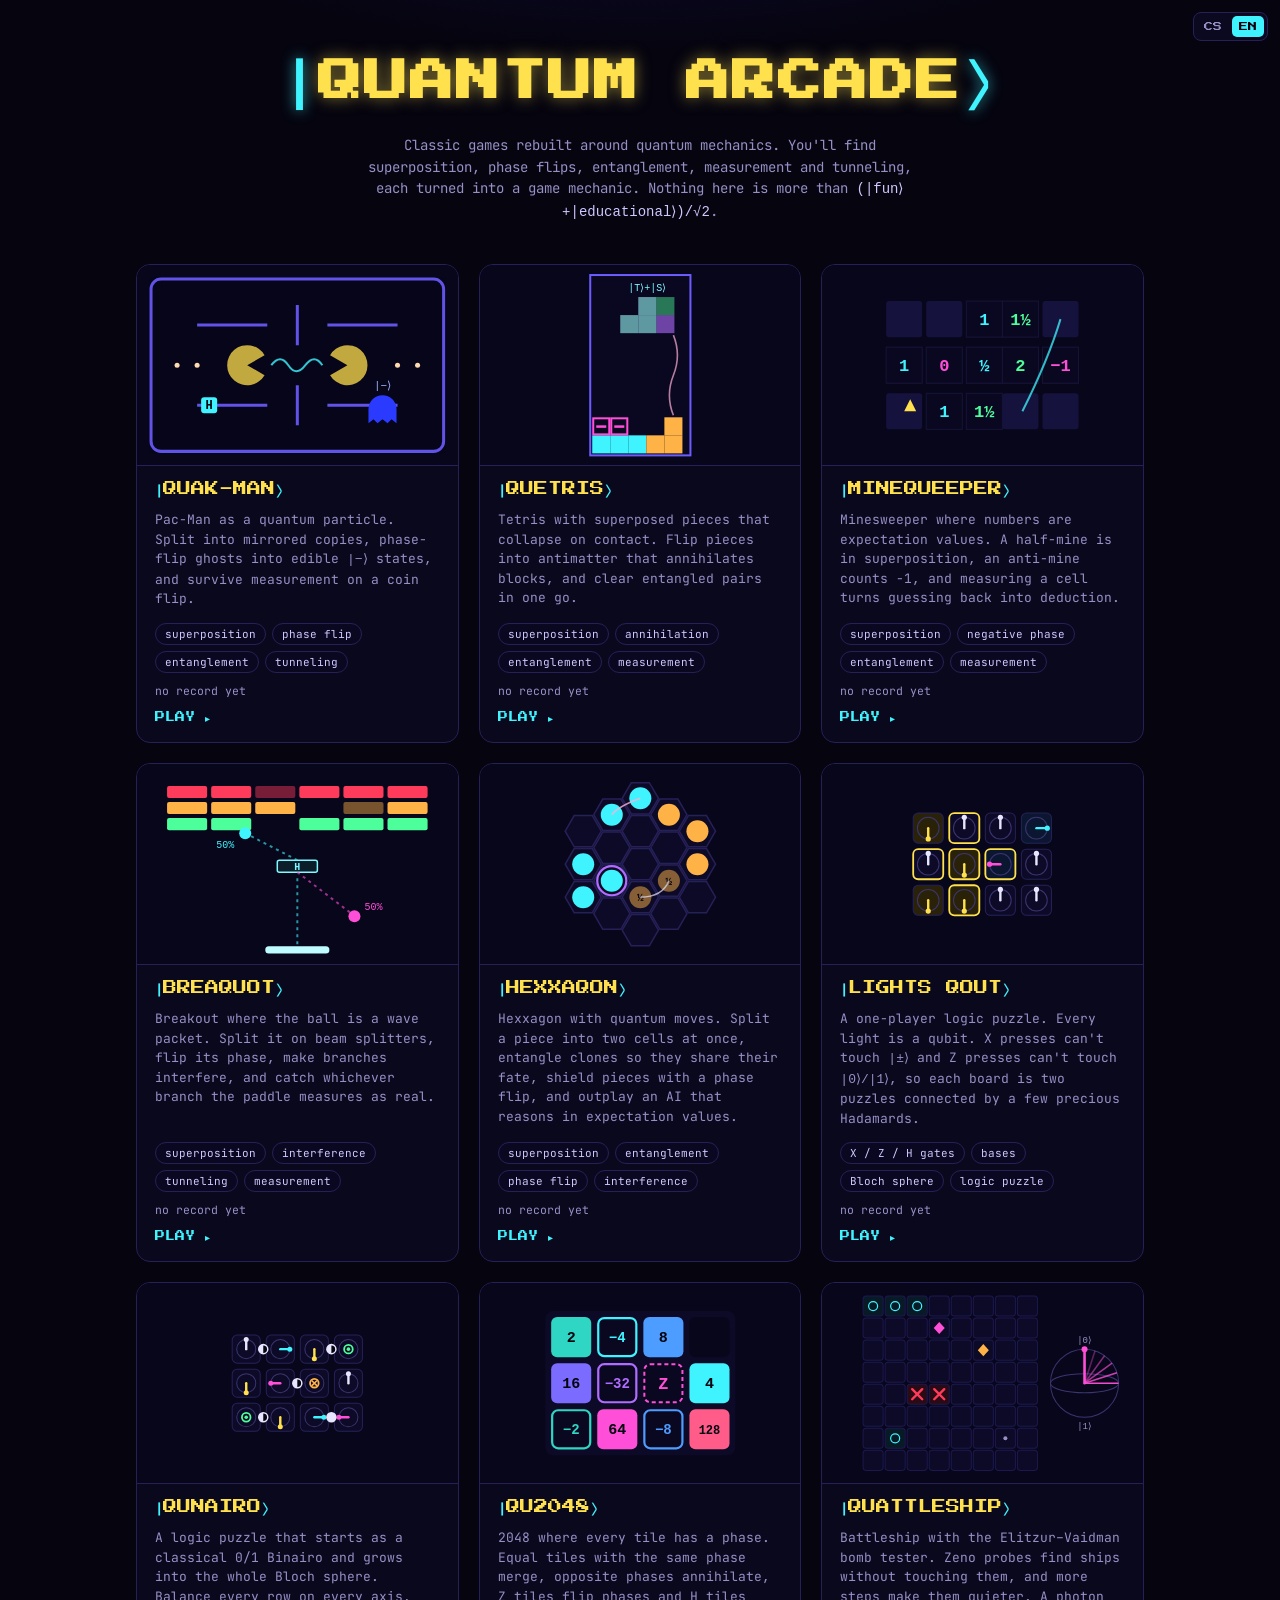
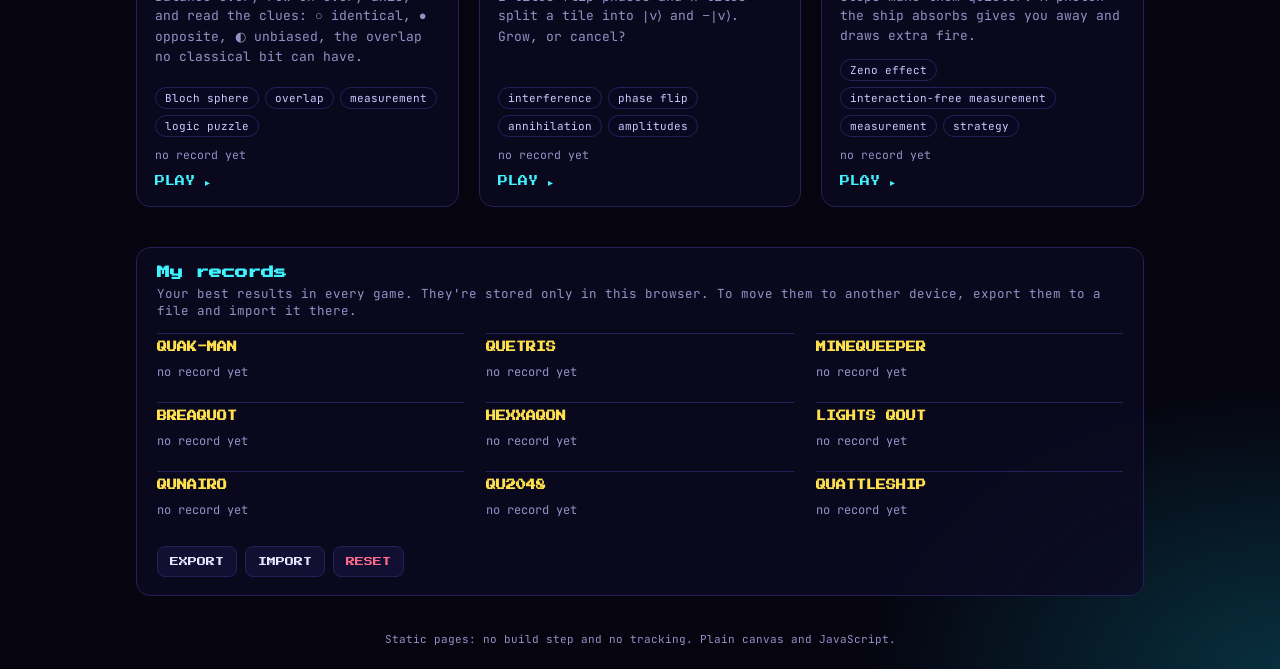
<file: index.html>
<!doctype html>
<html lang="en">
<head>
  <meta charset="utf-8">
  <meta name="viewport" content="width=device-width, initial-scale=1, viewport-fit=cover">
  <title>Quantum Arcade</title>
  <meta name="description" content="Classic arcade games rebuilt around quantum mechanics: superposition, phase flips, entanglement, measurement and tunneling. Plays in the browser.">
  <meta name="theme-color" content="#05040f">
  <link rel="icon" href="favicon.svg" type="image/svg+xml">
  <link rel="preconnect" href="https://fonts.googleapis.com">
  <link rel="preconnect" href="https://fonts.gstatic.com" crossorigin>
  <link href="https://fonts.googleapis.com/css2?family=JetBrains+Mono:wght@400;700&family=Press+Start+2P&display=swap" rel="stylesheet">
  <style>
    :root {
      --bg: #05040f; --panel: #0c0a22; --line: #262058; --text: #e8e5ff; --muted: #9690c6;
      --cyan: #3ff4ff; --magenta: #ff4fd8; --yellow: #ffe14d; --violet: #6c5cff;
      --pixel: 'Press Start 2P', ui-monospace, monospace;
      --mono: 'JetBrains Mono', ui-monospace, SFMono-Regular, Menlo, monospace;
    }
    * { box-sizing: border-box; }
    html, body { margin: 0; color: var(--text); font-family: var(--mono); background: var(--bg); }
    body {
      min-height: 100svh;
      background:
        radial-gradient(1100px 520px at 50% -12%, #1d1157 0%, transparent 62%),
        radial-gradient(700px 480px at 100% 100%, #08303f 0%, transparent 60%),
        var(--bg);
    }
    header { text-align: center; padding: 48px 16px 12px; }
    h1 {
      margin: 0;
      font-family: var(--pixel);
      font-size: clamp(22px, 5.4vw, 44px);
      letter-spacing: 2px;
      color: var(--yellow);
      text-shadow: 0 0 16px rgba(255, 225, 77, .5);
    }
    h1 .k {
      color: var(--cyan);
      font-family: var(--mono);
      font-weight: 700;
      font-size: 1.25em;
      text-shadow: 0 0 14px rgba(63, 244, 255, .7);
    }
    .tag { color: var(--muted); margin: 14px auto 0; max-width: 560px; font-size: 14px; line-height: 1.55; }
    .tag code { color: #cfc8ff; }
    main {
      display: grid;
      grid-template-columns: repeat(auto-fit, minmax(260px, 1fr));
      gap: 20px;
      max-width: 1040px;
      margin: 0 auto;
      padding: 28px 16px 40px;
    }
    .game {
      display: flex;
      flex-direction: column;
      color: inherit;
      text-decoration: none;
      background: rgba(12, 10, 34, .78);
      border: 1px solid var(--line);
      border-radius: 14px;
      overflow: hidden;
      transition: transform .15s ease, border-color .15s ease, box-shadow .15s ease;
    }
    .game:hover, .game:focus-visible {
      transform: translateY(-3px);
      border-color: var(--violet);
      box-shadow: 0 14px 40px rgba(60, 40, 180, .35);
      outline: none;
    }
    .art { aspect-ratio: 16 / 10; background: #07061a; border-bottom: 1px solid var(--line); display: block; }
    .art svg { width: 100%; height: 100%; display: block; }
    .body { padding: 16px 18px 18px; display: flex; flex-direction: column; gap: 10px; flex: 1; }
    .name { font-family: var(--pixel); font-size: 14px; color: var(--yellow); }
    .name .k { color: var(--cyan); font-family: var(--mono); font-weight: 700; }
    .desc { color: var(--muted); font-size: 13px; line-height: 1.5; margin: 0; }
    .chips { display: flex; flex-wrap: wrap; gap: 6px; margin-top: auto; padding-top: 4px; }
    .chip {
      font-size: 11px;
      color: #cfc8ff;
      border: 1px solid var(--line);
      border-radius: 999px;
      padding: 3px 9px;
      background: #0a0820;
    }
    .play {
      font-family: var(--pixel);
      font-size: 10px;
      color: var(--cyan);
      margin-top: 4px;
    }
    footer { text-align: center; color: var(--muted); font-size: 11px; padding: 0 16px 28px; }
    .best { font-size: 11.5px; color: var(--yellow); min-height: 15px; }
    .best.none { color: var(--muted); }
    .records {
      max-width: 1040px; margin: 0 auto 36px; padding: 0 16px;
    }
    .records-card {
      background: rgba(12, 10, 34, .78); border: 1px solid var(--line); border-radius: 14px; padding: 18px 20px;
    }
    .records h2 { font-family: var(--pixel); font-size: 13px; color: var(--cyan); margin: 0 0 6px; }
    .records .lead { color: var(--muted); font-size: 12.5px; margin: 0 0 14px; }
    .rec-grid { display: grid; grid-template-columns: repeat(auto-fit, minmax(230px, 1fr)); gap: 10px 22px; }
    .rec-game { border-top: 1px solid var(--line); padding-top: 8px; }
    .rec-game h3 { font-family: var(--pixel); font-size: 10px; color: var(--yellow); margin: 0 0 6px; }
    .rec-game table { width: 100%; border-collapse: collapse; font-size: 12px; }
    .rec-game td { padding: 2px 0; color: var(--muted); }
    .rec-game td.v { color: var(--text); text-align: right; font-weight: 700; white-space: nowrap; }
    .rec-game td.d { text-align: right; font-size: 10.5px; width: 82px; }
    .rec-game .empty { color: var(--muted); font-size: 12px; }
    .rec-actions { display: flex; flex-wrap: wrap; gap: 8px; margin-top: 16px; align-items: center; }
    .rec-actions button {
      font-family: var(--pixel); font-size: 9px; color: var(--text); background: #120f33;
      border: 1px solid var(--line); border-radius: 8px; padding: 10px 12px; cursor: pointer;
    }
    .rec-actions button:hover { border-color: var(--violet); }
    .rec-actions button.danger { color: #ff6b8b; }
    .rec-msg { font-size: 12px; color: var(--muted); }
    html:lang(cs) .rec-actions button { font-family: var(--mono); font-weight: 700; font-size: 11px; }
  </style>
</head>
<body>
  <header>
    <h1><span class="k">|</span><span data-i18n="arcade.name">QUANTUM ARCADE</span><span class="k">⟩</span></h1>
    <p class="tag" data-i18n="arcade.tag">Classic games rebuilt around quantum mechanics. You'll find superposition, phase flips, entanglement, measurement and tunneling, each turned into a game mechanic. Nothing here is more than <code>(|fun⟩+|educational⟩)/√2</code>.</p>
  </header>

  <main>
    <a class="game" href="quak-man/">
      <span class="art" aria-hidden="true">
        <svg viewBox="0 0 320 200">
          <g fill="none" stroke="#6c5cff" stroke-width="3" opacity=".9">
            <rect x="14" y="14" width="292" height="172" rx="10"/>
            <path d="M60 60h70M190 60h70M60 140h70M190 140h70M160 40v40M160 120v40"/>
          </g>
          <g fill="#ffd9b0"><circle cx="40" cy="100" r="2.5"/><circle cx="60" cy="100" r="2.5"/><circle cx="260" cy="100" r="2.5"/><circle cx="280" cy="100" r="2.5"/></g>
          <path d="M110 100 L127.3 90 A20 20 0 1 0 127.3 110 Z" fill="#ffe14d" opacity=".75"/>
          <path d="M210 100 L192.7 90 A20 20 0 1 1 192.7 110 Z" fill="#ffe14d" opacity=".75"/>
          <path d="M134 100 q9 -12 17 0 t17 0 t17 0" fill="none" stroke="#3ff4ff" stroke-width="2" opacity=".8"/>
          <g transform="translate(245 140)"><path d="M-14 4a14 14 0 0 1 28 0v14l-5-4-4 4-5-4-5 4-4-4-5 4z" fill="#2a3bff"/><text x="0" y="-16" font-family="monospace" font-size="11" fill="#9fb0ff" text-anchor="middle">|−⟩</text></g>
          <rect x="64" y="132" width="16" height="16" rx="3" fill="#3ff4ff"/><text x="72" y="144" font-family="monospace" font-weight="700" font-size="12" fill="#05040f" text-anchor="middle">H</text>
        </svg>
      </span>
      <span class="body">
        <span class="name"><span class="k">|</span>QUAK-MAN<span class="k">⟩</span></span>
        <p class="desc" data-i18n="desc.quak-man">Pac-Man as a quantum particle. Split into mirrored copies, phase-flip ghosts into edible <code>|−⟩</code> states, and survive measurement on a coin flip.</p>
        <span class="chips"><span class="chip" data-i18n="chip.superposition">superposition</span><span class="chip" data-i18n="chip.phase-flip">phase flip</span><span class="chip" data-i18n="chip.entanglement">entanglement</span><span class="chip" data-i18n="chip.tunneling">tunneling</span></span>
        <span class="play" data-i18n="arcade.play">PLAY ▸</span>
      </span>
    </a>

    <a class="game" href="quetris/">
      <span class="art" aria-hidden="true">
        <svg viewBox="0 0 320 200">
          <rect x="110" y="10" width="100" height="180" fill="#0a0820" stroke="#6c5cff" stroke-width="2"/>
          <g fill="#b06cff" opacity=".6"><rect x="140" y="50" width="18" height="18"/><rect x="158" y="50" width="18" height="18"/><rect x="176" y="50" width="18" height="18"/><rect x="158" y="32" width="18" height="18"/></g>
          <g fill="#4dff9a" opacity=".45"><rect x="158" y="32" width="18" height="18"/><rect x="176" y="32" width="18" height="18"/><rect x="140" y="50" width="18" height="18"/><rect x="158" y="50" width="18" height="18"/></g>
          <text x="167" y="26" font-family="monospace" font-size="10" fill="#7ff9ff" text-anchor="middle">|T⟩+|S⟩</text>
          <g fill="#3ff4ff"><rect x="112" y="170" width="18" height="18"/><rect x="130" y="170" width="18" height="18"/><rect x="148" y="170" width="18" height="18"/></g>
          <g fill="#ffb347"><rect x="184" y="170" width="18" height="18"/><rect x="184" y="152" width="18" height="18"/><rect x="166" y="170" width="18" height="18"/></g>
          <g fill="#0a0720" stroke="#ff4fd8" stroke-width="2"><rect x="113" y="153" width="16" height="16"/><rect x="131" y="153" width="16" height="16"/></g>
          <g fill="#ff4fd8"><rect x="116" y="160" width="10" height="2.5"/><rect x="134" y="160" width="10" height="2.5"/></g>
          <path d="M193 150 q-8 -20 0 -40 t0 -40" fill="none" stroke="#ffb0d8" stroke-width="1.6" opacity=".7"/>
        </svg>
      </span>
      <span class="body">
        <span class="name"><span class="k">|</span>QUETRIS<span class="k">⟩</span></span>
        <p class="desc" data-i18n="desc.quetris">Tetris with superposed pieces that collapse on contact. Flip pieces into antimatter that annihilates blocks, and clear entangled pairs in one go.</p>
        <span class="chips"><span class="chip" data-i18n="chip.superposition">superposition</span><span class="chip" data-i18n="chip.annihilation">annihilation</span><span class="chip" data-i18n="chip.entanglement">entanglement</span><span class="chip" data-i18n="chip.measurement">measurement</span></span>
        <span class="play" data-i18n="arcade.play">PLAY ▸</span>
      </span>
    </a>

    <a class="game" href="minequeeper/">
      <span class="art" aria-hidden="true">
        <svg viewBox="0 0 320 200">
          <g font-family="monospace" font-weight="700" font-size="17" text-anchor="middle">
            <g fill="#16123e">
              <rect x="64" y="36" width="36" height="36" rx="3"/><rect x="104" y="36" width="36" height="36" rx="3"/><rect x="220" y="36" width="36" height="36" rx="3"/>
              <rect x="64" y="128" width="36" height="36" rx="3"/><rect x="180" y="128" width="36" height="36" rx="3"/><rect x="220" y="128" width="36" height="36" rx="3"/>
            </g>
            <g fill="#0a0820" stroke="#17143a">
              <rect x="144" y="36" width="36" height="36"/><rect x="180" y="36" width="36" height="36"/>
              <rect x="64" y="82" width="36" height="36"/><rect x="104" y="82" width="36" height="36"/><rect x="144" y="82" width="36" height="36"/><rect x="180" y="82" width="36" height="36"/><rect x="220" y="82" width="36" height="36"/>
              <rect x="104" y="128" width="36" height="36"/><rect x="144" y="128" width="36" height="36"/>
            </g>
            <text x="162" y="60" fill="#3ff4ff">1</text><text x="198" y="60" fill="#4dff9a">1½</text>
            <text x="82" y="106" fill="#3ff4ff">1</text><text x="122" y="106" fill="#ff4fd8">0</text><text x="162" y="106" fill="#3ff4ff">½</text><text x="198" y="106" fill="#4dff9a">2</text><text x="238" y="106" fill="#ff4fd8">−1</text>
            <text x="122" y="152" fill="#3ff4ff">1</text><text x="162" y="152" fill="#4dff9a">1½</text>
          </g>
          <path d="M238 54 q-12 40 -38 92" fill="none" stroke="#3ff4ff" stroke-width="2" opacity=".75"/>
          <path d="M82 146 l6 -12 l6 12" fill="#ffe14d"/>
        </svg>
      </span>
      <span class="body">
        <span class="name"><span class="k">|</span>MINEQUEEPER<span class="k">⟩</span></span>
        <p class="desc" data-i18n="desc.minequeeper">Minesweeper where numbers are expectation values. A half-mine is in superposition, an anti-mine counts −1, and measuring a cell turns guessing back into deduction.</p>
        <span class="chips"><span class="chip" data-i18n="chip.superposition">superposition</span><span class="chip" data-i18n="chip.negative-phase">negative phase</span><span class="chip" data-i18n="chip.entanglement">entanglement</span><span class="chip" data-i18n="chip.measurement">measurement</span></span>
        <span class="play" data-i18n="arcade.play">PLAY ▸</span>
      </span>
    </a>
    <a class="game" href="breaquot/">
      <span class="art" aria-hidden="true">
        <svg viewBox="0 0 320 200">
          <g>
            <rect x="30" y="22" width="40" height="12" rx="2" fill="#ff3b5c"/><rect x="74" y="22" width="40" height="12" rx="2" fill="#ff3b5c"/><rect x="118" y="22" width="40" height="12" rx="2" fill="#ff3b5c" opacity=".45"/><rect x="162" y="22" width="40" height="12" rx="2" fill="#ff3b5c"/><rect x="206" y="22" width="40" height="12" rx="2" fill="#ff3b5c"/><rect x="250" y="22" width="40" height="12" rx="2" fill="#ff3b5c"/>
            <rect x="30" y="38" width="40" height="12" rx="2" fill="#ffb347"/><rect x="74" y="38" width="40" height="12" rx="2" fill="#ffb347"/><rect x="118" y="38" width="40" height="12" rx="2" fill="#ffb347"/><rect x="206" y="38" width="40" height="12" rx="2" fill="#ffb347" opacity=".45"/><rect x="250" y="38" width="40" height="12" rx="2" fill="#ffb347"/>
            <rect x="30" y="54" width="40" height="12" rx="2" fill="#4dff9a"/><rect x="74" y="54" width="40" height="12" rx="2" fill="#4dff9a"/><rect x="162" y="54" width="40" height="12" rx="2" fill="#4dff9a"/><rect x="206" y="54" width="40" height="12" rx="2" fill="#4dff9a"/><rect x="250" y="54" width="40" height="12" rx="2" fill="#4dff9a"/>
          </g>
          <rect x="140" y="96" width="40" height="12" rx="2" fill="#0c1e2a" stroke="#7ff9ff" stroke-width="1.5"/>
          <text x="160" y="106" font-family="monospace" font-weight="700" font-size="10" fill="#7ff9ff" text-anchor="middle">H</text>
          <path d="M160 180 L160 110" stroke="#3ff4ff" stroke-width="2" stroke-dasharray="3 4" opacity=".6"/>
          <path d="M160 96 L110 70" stroke="#3ff4ff" stroke-width="2" stroke-dasharray="3 4" opacity=".6"/>
          <path d="M160 108 L215 150" stroke="#ff4fd8" stroke-width="2" stroke-dasharray="3 4" opacity=".6"/>
          <circle cx="108" cy="69" r="6" fill="#3ff4ff"/><text x="88" y="84" font-family="monospace" font-size="10" fill="#3ff4ff" text-anchor="middle">50%</text>
          <circle cx="217" cy="152" r="6" fill="#ff4fd8"/><text x="236" y="146" font-family="monospace" font-size="10" fill="#ff4fd8" text-anchor="middle">50%</text>
          <rect x="128" y="182" width="64" height="7" rx="3.5" fill="#bffcff"/>
        </svg>
      </span>
      <span class="body">
        <span class="name"><span class="k">|</span>BREAQUOT<span class="k">⟩</span></span>
        <p class="desc" data-i18n="desc.breaquot">Breakout where the ball is a wave packet. Split it on beam splitters, flip its phase, make branches interfere, and catch whichever branch the paddle measures as real.</p>
        <span class="chips"><span class="chip" data-i18n="chip.superposition">superposition</span><span class="chip" data-i18n="chip.interference">interference</span><span class="chip" data-i18n="chip.tunneling">tunneling</span><span class="chip" data-i18n="chip.measurement">measurement</span></span>
        <span class="play" data-i18n="arcade.play">PLAY ▸</span>
      </span>
    </a>
    <a class="game" href="hexxaqon/">
      <span class="art" aria-hidden="true">
        <svg viewBox="0 0 320 200">
          <g fill="#0c0a26" stroke="#262058" stroke-width="1.5">
          <polygon points="121.0,67.1 112.0,82.7 94.0,82.7 85.0,67.1 94.0,51.5 112.0,51.5"/>
          <polygon points="121.0,100.0 112.0,115.6 94.0,115.6 85.0,100.0 94.0,84.4 112.0,84.4"/>
          <polygon points="121.0,132.9 112.0,148.5 94.0,148.5 85.0,132.9 94.0,117.3 112.0,117.3"/>
          <polygon points="149.6,50.6 140.5,66.3 122.5,66.3 113.5,50.6 122.5,35.0 140.5,35.0"/>
          <polygon points="149.6,83.5 140.5,99.2 122.5,99.2 113.5,83.5 122.5,67.9 140.5,67.9"/>
          <polygon points="149.6,116.5 140.5,132.1 122.5,132.1 113.5,116.5 122.5,100.8 140.5,100.8"/>
          <polygon points="149.6,149.4 140.5,165.0 122.5,165.0 113.5,149.4 122.5,133.7 140.5,133.7"/>
          <polygon points="178.1,34.2 169.0,49.8 151.0,49.8 141.9,34.2 151.0,18.6 169.0,18.6"/>
          <polygon points="178.1,67.1 169.0,82.7 151.0,82.7 141.9,67.1 151.0,51.5 169.0,51.5"/>
          <polygon points="178.1,100.0 169.0,115.6 151.0,115.6 141.9,100.0 151.0,84.4 169.0,84.4"/>
          <polygon points="178.1,132.9 169.0,148.5 151.0,148.5 141.9,132.9 151.0,117.3 169.0,117.3"/>
          <polygon points="178.1,165.8 169.0,181.4 151.0,181.4 141.9,165.8 151.0,150.2 169.0,150.2"/>
          <polygon points="206.6,50.6 197.5,66.3 179.5,66.3 170.4,50.6 179.5,35.0 197.5,35.0"/>
          <polygon points="206.6,83.5 197.5,99.2 179.5,99.2 170.4,83.5 179.5,67.9 197.5,67.9"/>
          <polygon points="206.6,116.5 197.5,132.1 179.5,132.1 170.4,116.5 179.5,100.8 197.5,100.8"/>
          <polygon points="206.6,149.4 197.5,165.0 179.5,165.0 170.4,149.4 179.5,133.7 197.5,133.7"/>
          <polygon points="235.1,67.1 226.0,82.7 208.0,82.7 198.9,67.1 208.0,51.5 226.0,51.5"/>
          <polygon points="235.1,100.0 226.0,115.6 208.0,115.6 198.9,100.0 208.0,84.4 226.0,84.4"/>
          <polygon points="235.1,132.9 226.0,148.5 208.0,148.5 198.9,132.9 208.0,117.3 226.0,117.3"/>
          </g>
          <circle cx="103.0" cy="100.0" r="11" fill="#3ff4ff" opacity="1"/>
          <circle cx="131.5" cy="116.5" r="11" fill="#3ff4ff" opacity="1"/>
          <circle cx="103.0" cy="132.9" r="11" fill="#3ff4ff" opacity="1"/>
          <circle cx="188.5" cy="50.6" r="11" fill="#ffb347" opacity="1"/>
          <circle cx="217.0" cy="67.1" r="11" fill="#ffb347" opacity="1"/>
          <circle cx="217.0" cy="100.0" r="11" fill="#ffb347" opacity="1"/>
          <circle cx="160.0" cy="132.9" r="11" fill="#ffb347" opacity="0.5"/><text x="160.0" y="136.9" font-family="monospace" font-weight="700" font-size="11" fill="#05040f" text-anchor="middle">½</text>
          <circle cx="188.5" cy="116.5" r="11" fill="#ffb347" opacity="0.5"/><text x="188.5" y="120.5" font-family="monospace" font-weight="700" font-size="11" fill="#05040f" text-anchor="middle">½</text>
          <circle cx="131.5" cy="50.6" r="11" fill="#3ff4ff" opacity="1"/>
          <circle cx="160.0" cy="34.2" r="11" fill="#3ff4ff" opacity="1"/>
          <path d="M160.0 132.9 Q182.2 132.7 188.5 116.5" fill="none" stroke="#e8e5ff" stroke-width="1.5" opacity=".7"/>
          <path d="M131.5 50.6 Q137.8 42.4 160.0 34.2" fill="none" stroke="#ffb0d8" stroke-width="1.8" opacity=".8"/>
          <circle cx="131.5" cy="116.5" r="14.5" fill="none" stroke="#b06cff" stroke-width="2.2"/>
        </svg>
      </span>
      <span class="body">
        <span class="name"><span class="k">|</span>HEXXAQON<span class="k">⟩</span></span>
        <p class="desc" data-i18n="desc.hexxaqon">Hexxagon with quantum moves. Split a piece into two cells at once, entangle clones so they share their fate, shield pieces with a phase flip, and outplay an AI that reasons in expectation values.</p>
        <span class="chips"><span class="chip" data-i18n="chip.superposition">superposition</span><span class="chip" data-i18n="chip.entanglement">entanglement</span><span class="chip" data-i18n="chip.phase-flip">phase flip</span><span class="chip" data-i18n="chip.interference">interference</span></span>
        <span class="play" data-i18n="arcade.play">PLAY ▸</span>
      </span>
    </a>
    <a class="game" href="lights-qout/">
      <span class="art" aria-hidden="true">
        <svg viewBox="0 0 320 200">
          <rect x="91" y="49.0" width="30" height="30" rx="5" fill="#2a2208" stroke="#262058" stroke-width="1"/>
          <circle cx="106.0" cy="64.0" r="10.8" fill="none" stroke="#3a3470"/>
          <line x1="106.0" y1="64.0" x2="106.0" y2="74.8" stroke="#ffe14d" stroke-width="2.4" stroke-linecap="round"/><circle cx="106.0" cy="74.8" r="2.6" fill="#ffe14d"/>
          <rect x="127" y="49.0" width="30" height="30" rx="5" fill="#0c0a26" stroke="#ffe14d" stroke-width="1.8"/>
          <circle cx="142.0" cy="64.0" r="10.8" fill="none" stroke="#3a3470"/>
          <line x1="142.0" y1="64.0" x2="142.0" y2="53.2" stroke="#e8e5ff" stroke-width="2.4" stroke-linecap="round"/><circle cx="142.0" cy="53.2" r="2.6" fill="#e8e5ff"/>
          <rect x="163" y="49.0" width="30" height="30" rx="5" fill="#0c0a26" stroke="#262058" stroke-width="1"/>
          <circle cx="178.0" cy="64.0" r="10.8" fill="none" stroke="#3a3470"/>
          <line x1="178.0" y1="64.0" x2="178.0" y2="53.2" stroke="#e8e5ff" stroke-width="2.4" stroke-linecap="round"/><circle cx="178.0" cy="53.2" r="2.6" fill="#e8e5ff"/>
          <rect x="199" y="49.0" width="30" height="30" rx="5" fill="#0b1630" stroke="#262058" stroke-width="1"/>
          <circle cx="214.0" cy="64.0" r="10.8" fill="none" stroke="#3a3470"/>
          <line x1="214.0" y1="64.0" x2="224.8" y2="64.0" stroke="#3ff4ff" stroke-width="2.4" stroke-linecap="round"/><circle cx="224.8" cy="64.0" r="2.6" fill="#3ff4ff"/>
          <rect x="91" y="85.0" width="30" height="30" rx="5" fill="#0c0a26" stroke="#ffe14d" stroke-width="1.8"/>
          <circle cx="106.0" cy="100.0" r="10.8" fill="none" stroke="#3a3470"/>
          <line x1="106.0" y1="100.0" x2="106.0" y2="89.2" stroke="#e8e5ff" stroke-width="2.4" stroke-linecap="round"/><circle cx="106.0" cy="89.2" r="2.6" fill="#e8e5ff"/>
          <rect x="127" y="85.0" width="30" height="30" rx="5" fill="#2a2208" stroke="#ffe14d" stroke-width="1.8"/>
          <circle cx="142.0" cy="100.0" r="10.8" fill="none" stroke="#3a3470"/>
          <line x1="142.0" y1="100.0" x2="142.0" y2="110.8" stroke="#ffe14d" stroke-width="2.4" stroke-linecap="round"/><circle cx="142.0" cy="110.8" r="2.6" fill="#ffe14d"/>
          <rect x="163" y="85.0" width="30" height="30" rx="5" fill="#0b1630" stroke="#ffe14d" stroke-width="1.8"/>
          <circle cx="178.0" cy="100.0" r="10.8" fill="none" stroke="#3a3470"/>
          <line x1="178.0" y1="100.0" x2="167.2" y2="100.0" stroke="#ff4fd8" stroke-width="2.4" stroke-linecap="round"/><circle cx="167.2" cy="100.0" r="2.6" fill="#ff4fd8"/>
          <rect x="199" y="85.0" width="30" height="30" rx="5" fill="#0c0a26" stroke="#262058" stroke-width="1"/>
          <circle cx="214.0" cy="100.0" r="10.8" fill="none" stroke="#3a3470"/>
          <line x1="214.0" y1="100.0" x2="214.0" y2="89.2" stroke="#e8e5ff" stroke-width="2.4" stroke-linecap="round"/><circle cx="214.0" cy="89.2" r="2.6" fill="#e8e5ff"/>
          <rect x="91" y="121.0" width="30" height="30" rx="5" fill="#2a2208" stroke="#262058" stroke-width="1"/>
          <circle cx="106.0" cy="136.0" r="10.8" fill="none" stroke="#3a3470"/>
          <line x1="106.0" y1="136.0" x2="106.0" y2="146.8" stroke="#ffe14d" stroke-width="2.4" stroke-linecap="round"/><circle cx="106.0" cy="146.8" r="2.6" fill="#ffe14d"/>
          <rect x="127" y="121.0" width="30" height="30" rx="5" fill="#2a2208" stroke="#ffe14d" stroke-width="1.8"/>
          <circle cx="142.0" cy="136.0" r="10.8" fill="none" stroke="#3a3470"/>
          <line x1="142.0" y1="136.0" x2="142.0" y2="146.8" stroke="#ffe14d" stroke-width="2.4" stroke-linecap="round"/><circle cx="142.0" cy="146.8" r="2.6" fill="#ffe14d"/>
          <rect x="163" y="121.0" width="30" height="30" rx="5" fill="#0c0a26" stroke="#262058" stroke-width="1"/>
          <circle cx="178.0" cy="136.0" r="10.8" fill="none" stroke="#3a3470"/>
          <line x1="178.0" y1="136.0" x2="178.0" y2="125.2" stroke="#e8e5ff" stroke-width="2.4" stroke-linecap="round"/><circle cx="178.0" cy="125.2" r="2.6" fill="#e8e5ff"/>
          <rect x="199" y="121.0" width="30" height="30" rx="5" fill="#0c0a26" stroke="#262058" stroke-width="1"/>
          <circle cx="214.0" cy="136.0" r="10.8" fill="none" stroke="#3a3470"/>
          <line x1="214.0" y1="136.0" x2="214.0" y2="125.2" stroke="#e8e5ff" stroke-width="2.4" stroke-linecap="round"/><circle cx="214.0" cy="125.2" r="2.6" fill="#e8e5ff"/>
        </svg>
      </span>
      <span class="body">
        <span class="name"><span class="k">|</span>LIGHTS QOUT<span class="k">⟩</span></span>
        <p class="desc" data-i18n="desc.lights-qout">A one-player logic puzzle. Every light is a qubit. X presses can't touch <code>|±⟩</code> and Z presses can't touch <code>|0⟩/|1⟩</code>, so each board is two puzzles connected by a few precious Hadamards.</p>
        <span class="chips"><span class="chip" data-i18n="chip.x-z-h-gates">X / Z / H gates</span><span class="chip" data-i18n="chip.bases">bases</span><span class="chip" data-i18n="chip.bloch-sphere">Bloch sphere</span><span class="chip" data-i18n="chip.logic-puzzle">logic puzzle</span></span>
        <span class="play" data-i18n="arcade.play">PLAY ▸</span>
      </span>
    </a>
    <a class="game" href="qunairo/">
      <span class="art" aria-hidden="true">
        <svg viewBox="0 0 320 200">
          <rect x="95" y="52.0" width="28" height="28" rx="5" fill="#0c0a26" stroke="#262058"/>
          <circle cx="109.0" cy="66.0" r="9.5" fill="none" stroke="#3a3470"/>
          <line x1="109.0" y1="66.0" x2="109.0" y2="56.5" stroke="#e8e5ff" stroke-width="2.4" stroke-linecap="round"/><circle cx="109.0" cy="56.5" r="2.5" fill="#e8e5ff"/>
          <rect x="129" y="52.0" width="28" height="28" rx="5" fill="#0c0a26" stroke="#262058"/>
          <circle cx="143.0" cy="66.0" r="9.5" fill="none" stroke="#3a3470"/>
          <line x1="143.0" y1="66.0" x2="152.5" y2="66.0" stroke="#3ff4ff" stroke-width="2.4" stroke-linecap="round"/><circle cx="152.5" cy="66.0" r="2.5" fill="#3ff4ff"/>
          <rect x="163" y="52.0" width="28" height="28" rx="5" fill="#0c0a26" stroke="#262058"/>
          <circle cx="177.0" cy="66.0" r="9.5" fill="none" stroke="#3a3470"/>
          <line x1="177.0" y1="66.0" x2="177.0" y2="75.5" stroke="#ffe14d" stroke-width="2.4" stroke-linecap="round"/><circle cx="177.0" cy="75.5" r="2.5" fill="#ffe14d"/>
          <rect x="197" y="52.0" width="28" height="28" rx="5" fill="#0c0a26" stroke="#262058"/>
          <circle cx="211.0" cy="66.0" r="9.5" fill="none" stroke="#3a3470"/>
          <circle cx="211.0" cy="66.0" r="4.3" fill="none" stroke="#4dff9a" stroke-width="1.8"/>
          <circle cx="211.0" cy="66.0" r="1.8" fill="#4dff9a"/>
          <rect x="95" y="86.0" width="28" height="28" rx="5" fill="#0c0a26" stroke="#262058"/>
          <circle cx="109.0" cy="100.0" r="9.5" fill="none" stroke="#3a3470"/>
          <line x1="109.0" y1="100.0" x2="109.0" y2="109.5" stroke="#ffe14d" stroke-width="2.4" stroke-linecap="round"/><circle cx="109.0" cy="109.5" r="2.5" fill="#ffe14d"/>
          <rect x="129" y="86.0" width="28" height="28" rx="5" fill="#0c0a26" stroke="#262058"/>
          <circle cx="143.0" cy="100.0" r="9.5" fill="none" stroke="#3a3470"/>
          <line x1="143.0" y1="100.0" x2="133.5" y2="100.0" stroke="#ff4fd8" stroke-width="2.4" stroke-linecap="round"/><circle cx="133.5" cy="100.0" r="2.5" fill="#ff4fd8"/>
          <rect x="163" y="86.0" width="28" height="28" rx="5" fill="#0c0a26" stroke="#262058"/>
          <circle cx="177.0" cy="100.0" r="9.5" fill="none" stroke="#3a3470"/>
          <circle cx="177.0" cy="100.0" r="4.3" fill="none" stroke="#ffb347" stroke-width="1.8"/>
          <path d="M174.3 97.3L179.7 102.7M179.7 97.3L174.3 102.7" stroke="#ffb347" stroke-width="1.6"/>
          <rect x="197" y="86.0" width="28" height="28" rx="5" fill="#0c0a26" stroke="#262058"/>
          <circle cx="211.0" cy="100.0" r="9.5" fill="none" stroke="#3a3470"/>
          <line x1="211.0" y1="100.0" x2="211.0" y2="90.5" stroke="#e8e5ff" stroke-width="2.4" stroke-linecap="round"/><circle cx="211.0" cy="90.5" r="2.5" fill="#e8e5ff"/>
          <rect x="95" y="120.0" width="28" height="28" rx="5" fill="#0c0a26" stroke="#262058"/>
          <circle cx="109.0" cy="134.0" r="9.5" fill="none" stroke="#3a3470"/>
          <circle cx="109.0" cy="134.0" r="4.3" fill="none" stroke="#4dff9a" stroke-width="1.8"/>
          <circle cx="109.0" cy="134.0" r="1.8" fill="#4dff9a"/>
          <rect x="129" y="120.0" width="28" height="28" rx="5" fill="#0c0a26" stroke="#262058"/>
          <circle cx="143.0" cy="134.0" r="9.5" fill="none" stroke="#3a3470"/>
          <line x1="143.0" y1="134.0" x2="143.0" y2="143.5" stroke="#ffe14d" stroke-width="2.4" stroke-linecap="round"/><circle cx="143.0" cy="143.5" r="2.5" fill="#ffe14d"/>
          <rect x="163" y="120.0" width="28" height="28" rx="5" fill="#0c0a26" stroke="#262058"/>
          <circle cx="177.0" cy="134.0" r="9.5" fill="none" stroke="#3a3470"/>
          <line x1="177.0" y1="134.0" x2="186.5" y2="134.0" stroke="#3ff4ff" stroke-width="2.4" stroke-linecap="round"/><circle cx="186.5" cy="134.0" r="2.5" fill="#3ff4ff"/>
          <rect x="197" y="120.0" width="28" height="28" rx="5" fill="#0c0a26" stroke="#262058"/>
          <circle cx="211.0" cy="134.0" r="9.5" fill="none" stroke="#3a3470"/>
          <line x1="211.0" y1="134.0" x2="201.5" y2="134.0" stroke="#ff4fd8" stroke-width="2.4" stroke-linecap="round"/><circle cx="201.5" cy="134.0" r="2.5" fill="#ff4fd8"/>
          <circle cx="126" cy="66.0" r="4.5" fill="#05040f" stroke="#e8e5ff" stroke-width="1.5"/>
          <path d="M126 61.5A4.5 4.5 0 0 0 126 70.5Z" fill="#e8e5ff"/>
          <circle cx="194" cy="66.0" r="4.5" fill="#05040f" stroke="#e8e5ff" stroke-width="1.5"/>
          <path d="M194 61.5A4.5 4.5 0 0 0 194 70.5Z" fill="#e8e5ff"/>
          <circle cx="160" cy="100.0" r="4.5" fill="#05040f" stroke="#e8e5ff" stroke-width="1.5"/>
          <path d="M160 95.5A4.5 4.5 0 0 0 160 104.5Z" fill="#e8e5ff"/>
          <circle cx="126" cy="134.0" r="4.5" fill="#05040f" stroke="#e8e5ff" stroke-width="1.5"/>
          <path d="M126 129.5A4.5 4.5 0 0 0 126 138.5Z" fill="#e8e5ff"/>
          <circle cx="194" cy="134.0" r="4.5" fill="#e8e5ff" stroke="#e8e5ff" stroke-width="1.5"/>
        </svg>
      </span>
      <span class="body">
        <span class="name"><span class="k">|</span>QUNAIRO<span class="k">⟩</span></span>
        <p class="desc" data-i18n="desc.qunairo">A logic puzzle that starts as a classical 0/1 Binairo and grows into the whole Bloch sphere. Balance every row on every axis, and read the clues: <code>○</code> identical, <code>●</code> opposite, <code>◐</code> unbiased, the overlap no classical bit can have.</p>
        <span class="chips"><span class="chip" data-i18n="chip.bloch-sphere">Bloch sphere</span><span class="chip" data-i18n="chip.overlap">overlap</span><span class="chip" data-i18n="chip.measurement">measurement</span><span class="chip" data-i18n="chip.logic-puzzle">logic puzzle</span></span>
        <span class="play" data-i18n="arcade.play">PLAY ▸</span>
      </span>
    </a>
    <a class="game" href="qu2048/">
      <span class="art" aria-hidden="true">
        <svg viewBox="0 0 320 200">
          <rect x="65.0" y="28.0" width="190" height="144" rx="8" fill="#0c0a26"/>
          <rect x="71.0" y="34.0" width="40" height="40" rx="6" fill="#2fd6c3"/><text x="91.0" y="59.0" font-family="monospace" font-weight="700" font-size="15" fill="#05040f" text-anchor="middle">2</text>
          <rect x="118.0" y="35.0" width="38" height="38" rx="6" fill="#0a0720" stroke="#3ff4ff" stroke-width="2.2"/><text x="137.0" y="59.0" font-family="monospace" font-weight="700" font-size="14" fill="#3ff4ff" text-anchor="middle">−4</text>
          <rect x="163.0" y="34.0" width="40" height="40" rx="6" fill="#4d9cff"/><text x="183.0" y="59.0" font-family="monospace" font-weight="700" font-size="15" fill="#05040f" text-anchor="middle">8</text>
          <rect x="209.0" y="34.0" width="40" height="40" rx="6" fill="#07061a"/>
          <rect x="71.0" y="80.0" width="40" height="40" rx="6" fill="#7b6cff"/><text x="91.0" y="105.0" font-family="monospace" font-weight="700" font-size="15" fill="#05040f" text-anchor="middle">16</text>
          <rect x="118.0" y="81.0" width="38" height="38" rx="6" fill="#0a0720" stroke="#b06cff" stroke-width="2.2"/><text x="137.0" y="105.0" font-family="monospace" font-weight="700" font-size="14" fill="#b06cff" text-anchor="middle">−32</text>
          <rect x="164.0" y="81.0" width="38" height="38" rx="6" fill="#0a0720" stroke="#ff4fd8" stroke-width="2" stroke-dasharray="4 3"/><text x="183.0" y="106.0" font-family="monospace" font-weight="700" font-size="17" fill="#ff4fd8" text-anchor="middle">Z</text>
          <rect x="209.0" y="80.0" width="40" height="40" rx="6" fill="#3ff4ff"/><text x="229.0" y="105.0" font-family="monospace" font-weight="700" font-size="15" fill="#05040f" text-anchor="middle">4</text>
          <rect x="72.0" y="127.0" width="38" height="38" rx="6" fill="#0a0720" stroke="#2fd6c3" stroke-width="2.2"/><text x="91.0" y="151.0" font-family="monospace" font-weight="700" font-size="14" fill="#2fd6c3" text-anchor="middle">−2</text>
          <rect x="117.0" y="126.0" width="40" height="40" rx="6" fill="#ff4fd8"/><text x="137.0" y="151.0" font-family="monospace" font-weight="700" font-size="15" fill="#05040f" text-anchor="middle">64</text>
          <rect x="164.0" y="127.0" width="38" height="38" rx="6" fill="#0a0720" stroke="#4d9cff" stroke-width="2.2"/><text x="183.0" y="151.0" font-family="monospace" font-weight="700" font-size="14" fill="#4d9cff" text-anchor="middle">−8</text>
          <rect x="209.0" y="126.0" width="40" height="40" rx="6" fill="#ff5c8a"/><text x="229.0" y="151.0" font-family="monospace" font-weight="700" font-size="12" fill="#05040f" text-anchor="middle">128</text>
        </svg>
      </span>
      <span class="body">
        <span class="name"><span class="k">|</span>QU2048<span class="k">⟩</span></span>
        <p class="desc" data-i18n="desc.qu2048">2048 where every tile has a phase. Equal tiles with the same phase merge, opposite phases annihilate, Z tiles flip phases and H tiles split a tile into <code>|v⟩</code> and <code>−|v⟩</code>. Grow, or cancel?</p>
        <span class="chips"><span class="chip" data-i18n="chip.interference">interference</span><span class="chip" data-i18n="chip.phase-flip">phase flip</span><span class="chip" data-i18n="chip.annihilation">annihilation</span><span class="chip" data-i18n="chip.amplitudes">amplitudes</span></span>
        <span class="play" data-i18n="arcade.play">PLAY ▸</span>
      </span>
    </a>
    <a class="game" href="quattleship/">
      <span class="art" aria-hidden="true">
        <svg viewBox="0 0 320 200">
          <rect x="41" y="13" width="20" height="20" rx="3" fill="#071a26" stroke="#1d1850"/>
          <circle cx="51.0" cy="23.0" r="4.5" fill="none" stroke="#3ff4ff" stroke-width="1.2"/>
          <rect x="63" y="13" width="20" height="20" rx="3" fill="#071a26" stroke="#1d1850"/>
          <circle cx="73.0" cy="23.0" r="4.5" fill="none" stroke="#3ff4ff" stroke-width="1.2"/>
          <rect x="85" y="13" width="20" height="20" rx="3" fill="#071a26" stroke="#1d1850"/>
          <circle cx="95.0" cy="23.0" r="4.5" fill="none" stroke="#3ff4ff" stroke-width="1.2"/>
          <rect x="107" y="13" width="20" height="20" rx="3" fill="#0c0a26" stroke="#1d1850"/>
          <rect x="129" y="13" width="20" height="20" rx="3" fill="#0c0a26" stroke="#1d1850"/>
          <rect x="151" y="13" width="20" height="20" rx="3" fill="#0c0a26" stroke="#1d1850"/>
          <rect x="173" y="13" width="20" height="20" rx="3" fill="#0c0a26" stroke="#1d1850"/>
          <rect x="195" y="13" width="20" height="20" rx="3" fill="#0c0a26" stroke="#1d1850"/>
          <rect x="41" y="35" width="20" height="20" rx="3" fill="#0c0a26" stroke="#1d1850"/>
          <rect x="63" y="35" width="20" height="20" rx="3" fill="#0c0a26" stroke="#1d1850"/>
          <rect x="85" y="35" width="20" height="20" rx="3" fill="#0c0a26" stroke="#1d1850"/>
          <rect x="107" y="35" width="20" height="20" rx="3" fill="#0c0a26" stroke="#1d1850"/>
          <path d="M117.0 39.0L122.5 45.0L117.0 51.0L111.5 45.0Z" fill="#ff4fd8"/>
          <rect x="129" y="35" width="20" height="20" rx="3" fill="#0c0a26" stroke="#1d1850"/>
          <rect x="151" y="35" width="20" height="20" rx="3" fill="#0c0a26" stroke="#1d1850"/>
          <rect x="173" y="35" width="20" height="20" rx="3" fill="#0c0a26" stroke="#1d1850"/>
          <rect x="195" y="35" width="20" height="20" rx="3" fill="#0c0a26" stroke="#1d1850"/>
          <rect x="41" y="57" width="20" height="20" rx="3" fill="#0c0a26" stroke="#1d1850"/>
          <rect x="63" y="57" width="20" height="20" rx="3" fill="#0c0a26" stroke="#1d1850"/>
          <rect x="85" y="57" width="20" height="20" rx="3" fill="#0c0a26" stroke="#1d1850"/>
          <rect x="107" y="57" width="20" height="20" rx="3" fill="#0c0a26" stroke="#1d1850"/>
          <rect x="129" y="57" width="20" height="20" rx="3" fill="#0c0a26" stroke="#1d1850"/>
          <rect x="151" y="57" width="20" height="20" rx="3" fill="#0c0a26" stroke="#1d1850"/>
          <path d="M161.0 61.0L166.5 67.0L161.0 73.0L155.5 67.0Z" fill="#ffb347"/>
          <rect x="173" y="57" width="20" height="20" rx="3" fill="#0c0a26" stroke="#1d1850"/>
          <rect x="195" y="57" width="20" height="20" rx="3" fill="#0c0a26" stroke="#1d1850"/>
          <rect x="41" y="79" width="20" height="20" rx="3" fill="#0c0a26" stroke="#1d1850"/>
          <rect x="63" y="79" width="20" height="20" rx="3" fill="#0c0a26" stroke="#1d1850"/>
          <rect x="85" y="79" width="20" height="20" rx="3" fill="#0c0a26" stroke="#1d1850"/>
          <rect x="107" y="79" width="20" height="20" rx="3" fill="#0c0a26" stroke="#1d1850"/>
          <rect x="129" y="79" width="20" height="20" rx="3" fill="#0c0a26" stroke="#1d1850"/>
          <rect x="151" y="79" width="20" height="20" rx="3" fill="#0c0a26" stroke="#1d1850"/>
          <rect x="173" y="79" width="20" height="20" rx="3" fill="#0c0a26" stroke="#1d1850"/>
          <rect x="195" y="79" width="20" height="20" rx="3" fill="#0c0a26" stroke="#1d1850"/>
          <rect x="41" y="101" width="20" height="20" rx="3" fill="#0c0a26" stroke="#1d1850"/>
          <rect x="63" y="101" width="20" height="20" rx="3" fill="#0c0a26" stroke="#1d1850"/>
          <rect x="85" y="101" width="20" height="20" rx="3" fill="#2a0a14" stroke="#1d1850"/>
          <path d="M90.0 106.0L100.0 116.0M100.0 106.0L90.0 116.0" stroke="#ff3b5c" stroke-width="2.4" stroke-linecap="round"/>
          <rect x="107" y="101" width="20" height="20" rx="3" fill="#2a0a14" stroke="#1d1850"/>
          <path d="M112.0 106.0L122.0 116.0M122.0 106.0L112.0 116.0" stroke="#ff3b5c" stroke-width="2.4" stroke-linecap="round"/>
          <rect x="129" y="101" width="20" height="20" rx="3" fill="#0c0a26" stroke="#1d1850"/>
          <rect x="151" y="101" width="20" height="20" rx="3" fill="#0c0a26" stroke="#1d1850"/>
          <rect x="173" y="101" width="20" height="20" rx="3" fill="#0c0a26" stroke="#1d1850"/>
          <rect x="195" y="101" width="20" height="20" rx="3" fill="#0c0a26" stroke="#1d1850"/>
          <rect x="41" y="123" width="20" height="20" rx="3" fill="#0c0a26" stroke="#1d1850"/>
          <rect x="63" y="123" width="20" height="20" rx="3" fill="#0c0a26" stroke="#1d1850"/>
          <rect x="85" y="123" width="20" height="20" rx="3" fill="#0c0a26" stroke="#1d1850"/>
          <rect x="107" y="123" width="20" height="20" rx="3" fill="#0c0a26" stroke="#1d1850"/>
          <rect x="129" y="123" width="20" height="20" rx="3" fill="#0c0a26" stroke="#1d1850"/>
          <rect x="151" y="123" width="20" height="20" rx="3" fill="#0c0a26" stroke="#1d1850"/>
          <rect x="173" y="123" width="20" height="20" rx="3" fill="#0c0a26" stroke="#1d1850"/>
          <rect x="195" y="123" width="20" height="20" rx="3" fill="#0c0a26" stroke="#1d1850"/>
          <rect x="41" y="145" width="20" height="20" rx="3" fill="#0c0a26" stroke="#1d1850"/>
          <rect x="63" y="145" width="20" height="20" rx="3" fill="#071a26" stroke="#1d1850"/>
          <circle cx="73.0" cy="155.0" r="4.5" fill="none" stroke="#3ff4ff" stroke-width="1.2"/>
          <rect x="85" y="145" width="20" height="20" rx="3" fill="#0c0a26" stroke="#1d1850"/>
          <rect x="107" y="145" width="20" height="20" rx="3" fill="#0c0a26" stroke="#1d1850"/>
          <rect x="129" y="145" width="20" height="20" rx="3" fill="#0c0a26" stroke="#1d1850"/>
          <rect x="151" y="145" width="20" height="20" rx="3" fill="#0c0a26" stroke="#1d1850"/>
          <rect x="173" y="145" width="20" height="20" rx="3" fill="#0c0a26" stroke="#1d1850"/>
          <circle cx="183.0" cy="155.0" r="2" fill="#9690c6"/>
          <rect x="195" y="145" width="20" height="20" rx="3" fill="#0c0a26" stroke="#1d1850"/>
          <rect x="41" y="167" width="20" height="20" rx="3" fill="#0c0a26" stroke="#1d1850"/>
          <rect x="63" y="167" width="20" height="20" rx="3" fill="#0c0a26" stroke="#1d1850"/>
          <rect x="85" y="167" width="20" height="20" rx="3" fill="#0c0a26" stroke="#1d1850"/>
          <rect x="107" y="167" width="20" height="20" rx="3" fill="#0c0a26" stroke="#1d1850"/>
          <rect x="129" y="167" width="20" height="20" rx="3" fill="#0c0a26" stroke="#1d1850"/>
          <rect x="151" y="167" width="20" height="20" rx="3" fill="#0c0a26" stroke="#1d1850"/>
          <rect x="173" y="167" width="20" height="20" rx="3" fill="#0c0a26" stroke="#1d1850"/>
          <rect x="195" y="167" width="20" height="20" rx="3" fill="#0c0a26" stroke="#1d1850"/>
          <circle cx="262" cy="100" r="34" fill="none" stroke="#3a3470"/><ellipse cx="262" cy="100" rx="34" ry="9.5" fill="none" stroke="#3a3470"/>
          <line x1="262" y1="100" x2="272.5" y2="67.7" stroke="#ff4fd8" stroke-width="1.6" opacity="0.35"/>
          <line x1="262" y1="100" x2="282.0" y2="72.5" stroke="#ff4fd8" stroke-width="1.6" opacity="0.50"/>
          <line x1="262" y1="100" x2="289.5" y2="80.0" stroke="#ff4fd8" stroke-width="1.6" opacity="0.65"/>
          <line x1="262" y1="100" x2="294.3" y2="89.5" stroke="#ff4fd8" stroke-width="1.6" opacity="0.80"/>
          <line x1="262" y1="100" x2="296.0" y2="100.0" stroke="#ff4fd8" stroke-width="1.6" opacity="0.95"/>
          <line x1="262" y1="100" x2="262" y2="66" stroke="#ff4fd8" stroke-width="2.6" stroke-linecap="round"/><circle cx="262" cy="66" r="3" fill="#ff4fd8"/>
          <text x="262" y="60" font-family="monospace" font-size="9" fill="#9690c6" text-anchor="middle">|0⟩</text><text x="262" y="146" font-family="monospace" font-size="9" fill="#9690c6" text-anchor="middle">|1⟩</text>
        </svg>
      </span>
      <span class="body">
        <span class="name"><span class="k">|</span>QUATTLESHIP<span class="k">⟩</span></span>
        <p class="desc" data-i18n="desc.quattleship">Battleship with the Elitzur–Vaidman bomb tester. Zeno probes find ships without touching them, and more steps make them quieter. A photon the ship absorbs gives you away and draws extra fire.</p>
        <span class="chips"><span class="chip" data-i18n="chip.zeno-effect">Zeno effect</span><span class="chip" data-i18n="chip.interaction-free">interaction-free measurement</span><span class="chip" data-i18n="chip.measurement">measurement</span><span class="chip" data-i18n="chip.strategy">strategy</span></span>
        <span class="play" data-i18n="arcade.play">PLAY ▸</span>
      </span>
    </a>
  </main>

  <section class="records" id="records">
    <div class="records-card">
      <h2 data-i18n="rec.title">My records</h2>
      <p class="lead" data-i18n="rec.lead">Your best results in every game. They're stored only in this browser. To move them to another device, export them to a file and import it there.</p>
      <div class="rec-grid" id="recGrid"></div>
      <div class="rec-actions">
        <button type="button" id="recExport" data-i18n="rec.export">EXPORT</button>
        <button type="button" id="recImport" data-i18n="rec.import">IMPORT</button>
        <button type="button" id="recReset" class="danger" data-i18n="rec.reset">RESET</button>
        <input type="file" id="recFile" accept="application/json,.json" hidden>
        <span class="rec-msg" id="recMsg" aria-live="polite"></span>
      </div>
    </div>
  </section>

  <footer data-i18n="arcade.footer">Static pages: no build step and no tracking. Plain canvas and JavaScript.</footer>
  <script src="i18n.cs.js"></script>
  <script src="i18n.js"></script>
  <script src="records.js"></script>
  <script>
    (() => {
      const t = (s, v) => (window.QA ? QA.t(s, v) : s.replace(/\{(\w+)\}/g, (m, k) => (v && k in v ? v[k] : m)));
      // Which records each game shows: [key, label, unit]. The first two
      // present go on the game's card.
      const SHOW = {
        'quak-man': [['highScore', 'best score'], ['bestLevel', 'best level'], ['games', 'games played']],
        'quetris': [['highScore', 'best score'], ['mostLines', 'most lines'], ['bestLevel', 'best level'], ['games', 'games played']],
        'minequeeper': [['bestTime.easy', 'best time, easy', 's'], ['bestTime.normal', 'best time, normal', 's'], ['bestTime.hard', 'best time, hard', 's'],
          ['wins.easy', 'wins, easy'], ['wins.normal', 'wins, normal'], ['wins.hard', 'wins, hard']],
        'breaquot': [['highScore', 'best score'], ['bestLevel', 'best level'], ['games', 'games played']],
        'hexxaqon': [['wins.hard', 'wins vs hard AI'], ['wins.easy', 'wins vs easy AI'], ['losses.hard', 'losses vs hard AI'],
          ['losses.easy', 'losses vs easy AI'], ['bestMargin.hard', 'best win margin, hard AI'], ['bestMargin.easy', 'best win margin, easy AI']],
        'lights-qout': [['stars', 'stars', ' / 48'], ['solved', 'levels solved', ' / 16'], ['randomSolved', 'random puzzles solved']],
        'qunairo': [['stars', 'stars', ' / 54'], ['solved', 'levels solved', ' / 18'], ['randomSolved', 'random puzzles solved']],
        'qu2048': [['highScore', 'best score'], ['bestTile', 'best tile'], ['wins', '|2048⟩ reached'], ['mostAnnihilations', 'most annihilations']],
        'quattleship': [['wins', 'wins'], ['fewestTurns', 'fewest turns to win'], ['losses', 'losses'], ['mostSilent', 'most silent detections']],
      };
      const NAMES = { 'quak-man': 'QUAK-MAN', 'quetris': 'QUETRIS', 'minequeeper': 'MINEQUEEPER', 'breaquot': 'BREAQUOT', 'hexxaqon': 'HEXXAQON',
        'lights-qout': 'LIGHTS QOUT', 'qunairo': 'QUNAIRO', 'qu2048': 'QU2048', 'quattleship': 'QUATTLESHIP' };
      const fmt = (v, unit) => (unit === 's' ? v + ' s' : v.toLocaleString(window.QA && QA.lang === 'cs' ? 'cs-CZ' : 'en-US') + (unit || ''));
      const msgEl = document.getElementById('recMsg');
      let lastMsg = null;
      const say = (key, vars) => { lastMsg = { key, vars }; msgEl.textContent = t(key, vars); };

      function render() {
        const all = window.QR ? QR.all() : {};
        // Card lines.
        for (const game of Object.keys(SHOW)) {
          const card = document.querySelector(`a.game[href="${game}/"] .body`);
          if (!card) continue;
          let el = card.querySelector('.best');
          if (!el) { el = document.createElement('span'); el.className = 'best'; card.insertBefore(el, card.querySelector('.play')); }
          const recs = all[game] || {};
          const parts = SHOW[game].filter(([k]) => recs[k]).slice(0, 2).map(([k, label, unit]) => `${t(label)}: ${fmt(recs[k].v, unit)}`);
          el.textContent = parts.length ? '★ ' + parts.join(' · ') : t('no record yet');
          el.classList.toggle('none', !parts.length);
        }
        // Full table.
        document.getElementById('recGrid').innerHTML = Object.keys(SHOW).map(game => {
          const recs = all[game] || {};
          const rows = SHOW[game].filter(([k]) => recs[k]).map(([k, label, unit]) =>
            `<tr><td>${t(label)}</td><td class="v">${fmt(recs[k].v, unit)}</td><td class="d">${recs[k].at || ''}</td></tr>`).join('');
          return `<div class="rec-game"><h3>${NAMES[game]}</h3>${rows ? `<table>${rows}</table>` : `<p class="empty">${t('no record yet')}</p>`}</div>`;
        }).join('');
        if (lastMsg) msgEl.textContent = t(lastMsg.key, lastMsg.vars);
      }

      document.getElementById('recExport').addEventListener('click', () => {
        const blob = new Blob([QR.exportJSON()], { type: 'application/json' });
        const a = document.createElement('a');
        a.href = URL.createObjectURL(blob);
        a.download = 'quantum-arcade-records.json';
        document.body.appendChild(a); a.click(); a.remove();
        setTimeout(() => URL.revokeObjectURL(a.href), 1000);
        say('Records exported to quantum-arcade-records.json.');
      });
      const file = document.getElementById('recFile');
      document.getElementById('recImport').addEventListener('click', () => file.click());
      file.addEventListener('change', () => {
        const f = file.files && file.files[0];
        if (!f) return;
        f.text().then(text => {
          try { const n = QR.importJSON(text); say('Imported. Records improved: {n}.', { n }); render(); }
          catch (e) { say('That file does not look like an arcade records file.'); }
          file.value = '';
        });
      });
      document.getElementById('recReset').addEventListener('click', () => {
        if (!confirm(t('Delete all records stored in this browser? This cannot be undone.'))) return;
        QR.clear();
        for (const k of ['quakman-high', 'quetris-high', 'breaquot-high', 'qu2048-best', 'minequeeper-best', 'lightsqout-progress', 'qunairo-progress']) {
          try { localStorage.removeItem(k); } catch (e) { /* ignore */ }
        }
        say('All records deleted.');
        render();
      });
      if (window.QA) QA.onChange(render);
      window.addEventListener('pageshow', render);
      render();
    })();
  </script>
</body>
</html>
</file>
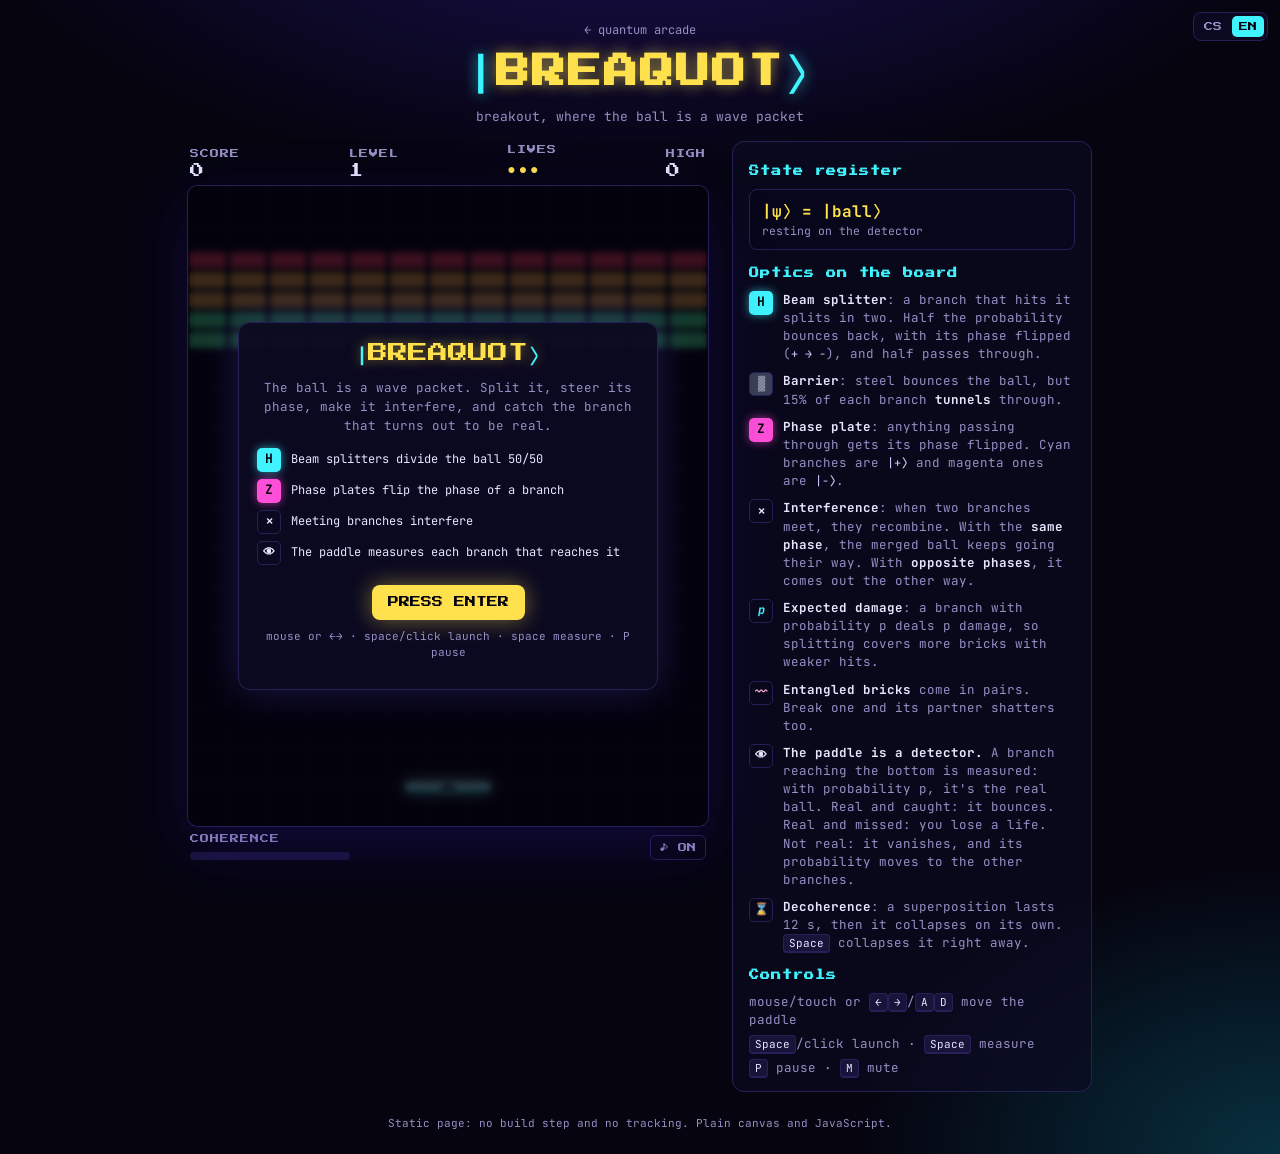
<file: breaquot/index.html>
<!doctype html>
<html lang="en">
<head>
  <meta charset="utf-8">
  <meta name="viewport" content="width=device-width, initial-scale=1, viewport-fit=cover">
  <title>Breaquot · quantum breakout</title>
  <meta name="description" content="Breaquot: a quantum Breakout where the ball is a wave packet. Beam splitters, phase plates, interference, tunneling and a paddle that measures.">
  <meta name="theme-color" content="#05040f">
  <link rel="icon" href="favicon.svg" type="image/svg+xml">
  <link rel="preconnect" href="https://fonts.googleapis.com">
  <link rel="preconnect" href="https://fonts.gstatic.com" crossorigin>
  <link href="https://fonts.googleapis.com/css2?family=JetBrains+Mono:wght@400;700&family=Press+Start+2P&display=swap" rel="stylesheet">
  <link rel="stylesheet" href="style.css">
</head>
<body>
  <header class="top">
    <a class="back" href="../" data-i18n="bq.back">← quantum arcade</a>
    <h1 class="logo"><span class="bra">|</span>BREAQUOT<span class="ket">⟩</span></h1>
    <p class="sub" data-i18n="bq.sub">breakout, where the ball is a wave packet</p>
  </header>

  <main class="app">
    <section class="stage-col">
      <div class="hud">
        <div><span class="lbl" data-i18n="bq.lbl.score">SCORE</span><span id="score" class="val">0</span></div>
        <div><span class="lbl" data-i18n="bq.lbl.level">LEVEL</span><span id="level" class="val">1</span></div>
        <div><span class="lbl" data-i18n="bq.lbl.lives">LIVES</span><span id="lives" class="val icons"></span></div>
        <div><span class="lbl" data-i18n="bq.lbl.high">HIGH</span><span id="high" class="val">0</span></div>
      </div>
      <div class="stage" id="stage">
        <canvas id="game" aria-label="Breaquot game board" data-i18n-aria="bq.aria"></canvas>
        <div id="overlay" class="overlay"></div>
      </div>
      <div class="touch" id="touch">
        <button type="button" data-act="action" data-i18n="bq.touch.action">LAUNCH / MEASURE</button>
        <button type="button" data-act="pause">II</button>
      </div>
      <div class="hud hud-bottom">
        <div><span class="lbl" data-i18n="bq.lbl.coh">COHERENCE</span><span class="coh-wrap"><span id="coh"></span></span></div>
        <button id="muteBtn" class="chip" type="button">♪ ON</button>
      </div>
    </section>

    <aside class="panel">
      <h2 data-i18n="bq.h.state">State register</h2>
      <div class="ket-box">
        <div id="ket" class="ket-text">|ψ⟩ = |ball⟩</div>
        <div id="probs" class="probs">a definite classical ball</div>
      </div>

      <h2 data-i18n="bq.h.optics">Optics on the board</h2>
      <ul class="legend">
        <li><span class="gate h">H</span><div data-i18n="bq.rule.split"><b>Beam splitter</b>: a branch that hits it splits in two. Half the probability bounces back, with its phase flipped (<code>+ → −</code>), and half passes through.</div></li>
        <li><span class="sym steel">▒</span><div data-i18n="bq.rule.barrier"><b>Barrier</b>: steel bounces the ball, but 15% of each branch <b>tunnels</b> through.</div></li>
        <li><span class="gate z">Z</span><div data-i18n="bq.rule.plate"><b>Phase plate</b>: anything passing through gets its phase flipped. Cyan branches are <code>|+⟩</code> and magenta ones are <code>|−⟩</code>.</div></li>
        <li><span class="sym">✕</span><div data-i18n="bq.rule.interf"><b>Interference</b>: when two branches meet, they recombine. With the <b>same phase</b>, the merged ball keeps going their way. With <b>opposite phases</b>, it comes out the other way.</div></li>
        <li><span class="sym num">p</span><div data-i18n="bq.rule.damage"><b>Expected damage</b>: a branch with probability p deals p damage, so splitting covers more bricks with weaker hits.</div></li>
        <li><span class="sym wave">〰</span><div data-i18n="bq.rule.ent"><b>Entangled bricks</b> come in pairs. Break one and its partner shatters too.</div></li>
        <li><span class="sym">👁</span><div data-i18n="bq.rule.paddle"><b>The paddle is a detector.</b> A branch reaching the bottom is measured: with probability p, it's the real ball. Real and caught: it bounces. Real and missed: you lose a life. Not real: it vanishes, and its probability moves to the other branches.</div></li>
        <li><span class="sym">⌛</span><div data-i18n="bq.rule.decoh"><b>Decoherence</b>: a superposition lasts 12 s, then it collapses on its own. <kbd>Space</kbd> collapses it right away.</div></li>
      </ul>

      <h2 data-i18n="bq.h.controls">Controls</h2>
      <ul class="keys">
        <li data-i18n="bq.key.move">mouse/touch or <kbd>←</kbd><kbd>→</kbd>/<kbd>A</kbd><kbd>D</kbd> move the paddle</li>
        <li data-i18n="bq.key.launch"><kbd>Space</kbd>/click launch · <kbd>Space</kbd> measure</li>
        <li data-i18n="bq.key.pause"><kbd>P</kbd> pause · <kbd>M</kbd> mute</li>
      </ul>
    </aside>
  </main>

  <footer data-i18n="bq.footer">Static page: no build step and no tracking. Plain canvas and JavaScript.</footer>
  <script src="i18n.cs.js"></script>
  <script src="../i18n.js"></script>
  <script src="../records.js"></script>
  <script src="game.js"></script>
</body>
</html>
</file>
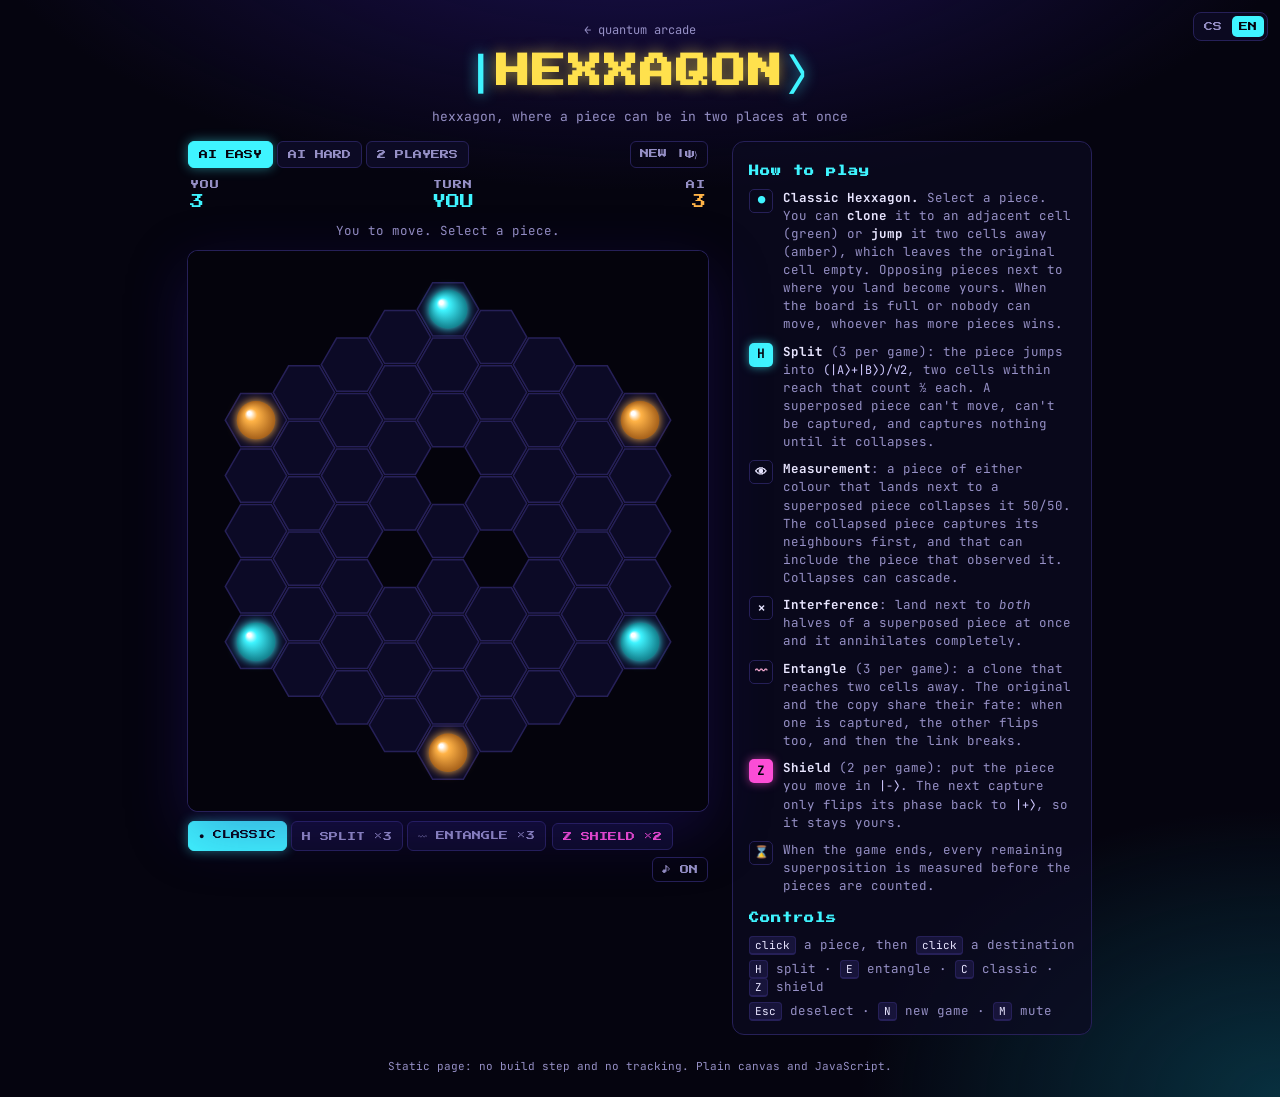
<file: hexxaqon/index.html>
<!doctype html>
<html lang="en">
<head>
  <meta charset="utf-8">
  <meta name="viewport" content="width=device-width, initial-scale=1, viewport-fit=cover">
  <title>Hexxaqon · quantum hexxagon</title>
  <meta name="description" content="Hexxaqon: a quantum Hexxagon. Clone, jump, split pieces into superposition, entangle them and shield them with a phase flip, against the computer or a friend.">
  <meta name="theme-color" content="#05040f">
  <link rel="icon" href="favicon.svg" type="image/svg+xml">
  <link rel="preconnect" href="https://fonts.googleapis.com">
  <link rel="preconnect" href="https://fonts.gstatic.com" crossorigin>
  <link href="https://fonts.googleapis.com/css2?family=JetBrains+Mono:wght@400;700&family=Press+Start+2P&display=swap" rel="stylesheet">
  <link rel="stylesheet" href="style.css">
</head>
<body>
  <header class="top">
    <a class="back" href="../" data-i18n="hx.back">← quantum arcade</a>
    <h1 class="logo"><span class="bra">|</span>HEXXAQON<span class="ket">⟩</span></h1>
    <p class="sub" data-i18n="hx.sub">hexxagon, where a piece can be in two places at once</p>
  </header>

  <main class="app">
    <section class="stage-col">
      <div class="toolbar">
        <div class="seg" id="opps">
          <button type="button" data-opp="easy" data-i18n="hx.opp.easy">AI EASY</button>
          <button type="button" data-opp="hard" data-i18n="hx.opp.hard">AI HARD</button>
          <button type="button" data-opp="human" data-i18n="hx.opp.human">2 PLAYERS</button>
        </div>
        <button type="button" class="chip" id="newBtn" data-i18n="hx.new">NEW |ψ⟩</button>
      </div>
      <div class="hud">
        <div><span class="lbl" id="name0">YOU</span><span id="count0" class="val p0">3</span></div>
        <div class="turn"><span class="lbl" data-i18n="hx.turn">TURN</span><span id="turn" class="val">YOU</span></div>
        <div class="right"><span class="lbl" id="name1">AI</span><span id="count1" class="val p1">3</span></div>
      </div>
      <div id="status" class="status">Select one of your pieces.</div>
      <div class="stage" id="stage">
        <canvas id="game" aria-label="Hexxaqon board" data-i18n-aria="hx.aria"></canvas>
      </div>
      <div class="moves">
        <div class="seg" id="modes">
          <button type="button" data-mode="classic" class="on"><span data-i18n="hx.mode.classic">● CLASSIC</span></button>
          <button type="button" data-mode="split"><span data-i18n="hx.mode.split">H SPLIT</span> <span id="chH"></span></button>
          <button type="button" data-mode="entangle"><span data-i18n="hx.mode.entangle">〰 ENTANGLE</span> <span id="chE"></span></button>
        </div>
        <button type="button" id="zBtn" class="zbtn"><span data-i18n="hx.zshield">Z SHIELD</span> <span id="chZ"></span></button>
        <button id="muteBtn" class="chip" type="button">♪ ON</button>
      </div>
    </section>

    <aside class="panel">
      <h2 data-i18n="hx.h.how">How to play</h2>
      <ul class="legend">
        <li><span class="sym num">●</span><div data-i18n="hx.r.classic"><b>Classic Hexxagon.</b> Select a piece. You can <b>clone</b> it to an adjacent cell (green) or <b>jump</b> it two cells away (amber), which leaves the original cell empty. Opposing pieces next to where you land become yours. When the board is full or nobody can move, whoever has more pieces wins.</div></li>
        <li><span class="gate h">H</span><div data-i18n="hx.r.split"><b>Split</b> (3 per game): the piece jumps into <code>(|A⟩+|B⟩)/√2</code>, two cells within reach that count ½ each. A superposed piece can't move, can't be captured, and captures nothing until it collapses.</div></li>
        <li><span class="sym">👁</span><div data-i18n="hx.r.measure"><b>Measurement</b>: a piece of either colour that lands next to a superposed piece collapses it 50/50. The collapsed piece captures its neighbours first, and that can include the piece that observed it. Collapses can cascade.</div></li>
        <li><span class="sym">✕</span><div data-i18n="hx.r.interf"><b>Interference</b>: land next to <i>both</i> halves of a superposed piece at once and it annihilates completely.</div></li>
        <li><span class="sym wave">〰</span><div data-i18n="hx.r.ent"><b>Entangle</b> (3 per game): a clone that reaches two cells away. The original and the copy share their fate: when one is captured, the other flips too, and then the link breaks.</div></li>
        <li><span class="gate z">Z</span><div data-i18n="hx.r.shield"><b>Shield</b> (2 per game): put the piece you move in <code>|−⟩</code>. The next capture only flips its phase back to <code>|+⟩</code>, so it stays yours.</div></li>
        <li><span class="sym">⌛</span><div data-i18n="hx.r.end">When the game ends, every remaining superposition is measured before the pieces are counted.</div></li>
      </ul>

      <h2 data-i18n="hx.h.controls">Controls</h2>
      <ul class="keys">
        <li data-i18n="hx.k.1"><kbd>click</kbd> a piece, then <kbd>click</kbd> a destination</li>
        <li data-i18n="hx.k.2"><kbd>H</kbd> split · <kbd>E</kbd> entangle · <kbd>C</kbd> classic · <kbd>Z</kbd> shield</li>
        <li data-i18n="hx.k.3"><kbd>Esc</kbd> deselect · <kbd>N</kbd> new game · <kbd>M</kbd> mute</li>
      </ul>
    </aside>
  </main>

  <footer data-i18n="hx.footer">Static page: no build step and no tracking. Plain canvas and JavaScript.</footer>
  <script src="i18n.cs.js"></script>
  <script src="../i18n.js"></script>
  <script src="../records.js"></script>
  <script src="game.js"></script>
</body>
</html>
</file>
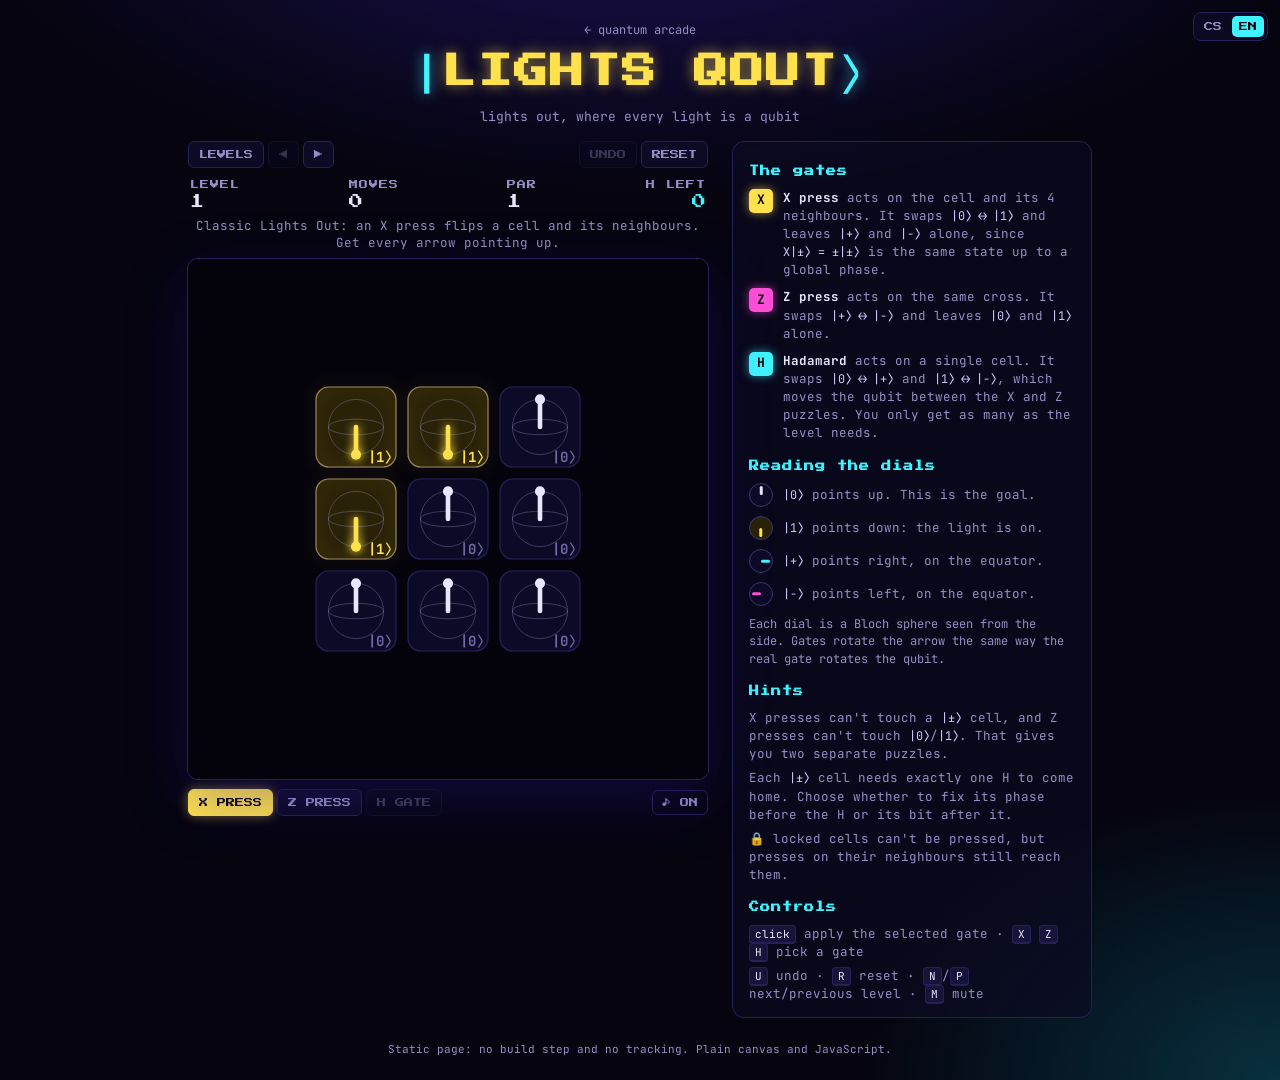
<file: lights-qout/index.html>
<!doctype html>
<html lang="en">
<head>
  <meta charset="utf-8">
  <meta name="viewport" content="width=device-width, initial-scale=1, viewport-fit=cover">
  <title>Lights Qout · quantum lights out</title>
  <meta name="description" content="Lights Qout: a quantum Lights Out logic puzzle. Every cell is a qubit; use X, Z and Hadamard gates to bring the whole grid to |0⟩.">
  <meta name="theme-color" content="#05040f">
  <link rel="icon" href="favicon.svg" type="image/svg+xml">
  <link rel="preconnect" href="https://fonts.googleapis.com">
  <link rel="preconnect" href="https://fonts.gstatic.com" crossorigin>
  <link href="https://fonts.googleapis.com/css2?family=JetBrains+Mono:wght@400;700&family=Press+Start+2P&display=swap" rel="stylesheet">
  <link rel="stylesheet" href="style.css">
</head>
<body>
  <header class="top">
    <a class="back" href="../" data-i18n="lq.back">← quantum arcade</a>
    <h1 class="logo"><span class="bra">|</span>LIGHTS QOUT<span class="ket">⟩</span></h1>
    <p class="sub" data-i18n="lq.sub">lights out, where every light is a qubit</p>
  </header>

  <main class="app">
    <section class="stage-col">
      <div class="toolbar">
        <div class="seg">
          <button type="button" id="levelsBtn" data-i18n="lq.levels">LEVELS</button>
          <button type="button" id="prevBtn">◀</button>
          <button type="button" id="nextBtn">▶</button>
        </div>
        <div class="seg">
          <button type="button" id="undoBtn" data-i18n="lq.undo">UNDO</button>
          <button type="button" id="resetBtn" data-i18n="lq.reset">RESET</button>
        </div>
      </div>
      <div class="hud">
        <div><span class="lbl" data-i18n="lq.level">LEVEL</span><span id="level" class="val">1</span></div>
        <div><span class="lbl" data-i18n="lq.moves">MOVES</span><span id="moves" class="val">0</span></div>
        <div><span class="lbl" data-i18n="lq.par">PAR</span><span id="par" class="val">0</span></div>
        <div class="right"><span class="lbl" data-i18n="lq.hleft">H LEFT</span><span id="hleft" class="val hcount">0</span></div>
      </div>
      <div id="status" class="status">Bring every qubit to |0⟩, with all arrows pointing up.</div>
      <div class="stage" id="stage">
        <canvas id="game" aria-label="Lights Qout board" data-i18n-aria="lq.aria"></canvas>
        <div id="overlay" class="overlay"></div>
      </div>
      <div class="moves">
        <div class="seg" id="tools">
          <button type="button" data-tool="X" class="on" data-i18n="lq.tool.x">X PRESS</button>
          <button type="button" data-tool="Z" data-i18n="lq.tool.z">Z PRESS</button>
          <button type="button" data-tool="H" data-i18n="lq.tool.h">H GATE</button>
        </div>
        <button id="muteBtn" class="chip" type="button">♪ ON</button>
      </div>
    </section>

    <aside class="panel">
      <h2 data-i18n="lq.h.gates">The gates</h2>
      <ul class="legend">
        <li><span class="gate x">X</span><div data-i18n="lq.g.x"><b>X press</b> acts on the cell and its 4 neighbours. It swaps <code>|0⟩ ↔ |1⟩</code> and leaves <code>|+⟩</code> and <code>|−⟩</code> alone, since <code>X|±⟩ = ±|±⟩</code> is the same state up to a global phase.</div></li>
        <li><span class="gate z">Z</span><div data-i18n="lq.g.z"><b>Z press</b> acts on the same cross. It swaps <code>|+⟩ ↔ |−⟩</code> and leaves <code>|0⟩</code> and <code>|1⟩</code> alone.</div></li>
        <li><span class="gate h">H</span><div data-i18n="lq.g.h"><b>Hadamard</b> acts on a single cell. It swaps <code>|0⟩ ↔ |+⟩</code> and <code>|1⟩ ↔ |−⟩</code>, which moves the qubit between the X and Z puzzles. You only get as many as the level needs.</div></li>
      </ul>

      <h2 data-i18n="lq.h.dials">Reading the dials</h2>
      <ul class="legend dials">
        <li><span class="dial d0"></span><div data-i18n="lq.d.0"><code>|0⟩</code> points up. This is the goal.</div></li>
        <li><span class="dial d1"></span><div data-i18n="lq.d.1"><code>|1⟩</code> points down: the light is on.</div></li>
        <li><span class="dial dp"></span><div data-i18n="lq.d.p"><code>|+⟩</code> points right, on the equator.</div></li>
        <li><span class="dial dm"></span><div data-i18n="lq.d.m"><code>|−⟩</code> points left, on the equator.</div></li>
      </ul>
      <p class="note" data-i18n="lq.note">Each dial is a Bloch sphere seen from the side. Gates rotate the arrow the same way the real gate rotates the qubit.</p>

      <h2 data-i18n="lq.h.hints">Hints</h2>
      <ul class="keys">
        <li data-i18n="lq.hint.1">X presses can't touch a <code>|±⟩</code> cell, and Z presses can't touch <code>|0⟩</code>/<code>|1⟩</code>. That gives you two separate puzzles.</li>
        <li data-i18n="lq.hint.2">Each <code>|±⟩</code> cell needs exactly one H to come home. Choose whether to fix its phase before the H or its bit after it.</li>
        <li data-i18n="lq.hint.3">🔒 locked cells can't be pressed, but presses on their neighbours still reach them.</li>
      </ul>

      <h2 data-i18n="lq.h.controls">Controls</h2>
      <ul class="keys">
        <li data-i18n="lq.k.1"><kbd>click</kbd> apply the selected gate · <kbd>X</kbd> <kbd>Z</kbd> <kbd>H</kbd> pick a gate</li>
        <li data-i18n="lq.k.2"><kbd>U</kbd> undo · <kbd>R</kbd> reset · <kbd>N</kbd>/<kbd>P</kbd> next/previous level · <kbd>M</kbd> mute</li>
      </ul>
    </aside>
  </main>

  <footer data-i18n="lq.footer">Static page: no build step and no tracking. Plain canvas and JavaScript.</footer>
  <script src="i18n.cs.js"></script>
  <script src="../i18n.js"></script>
  <script src="../records.js"></script>
  <script src="game.js"></script>
</body>
</html>
</file>
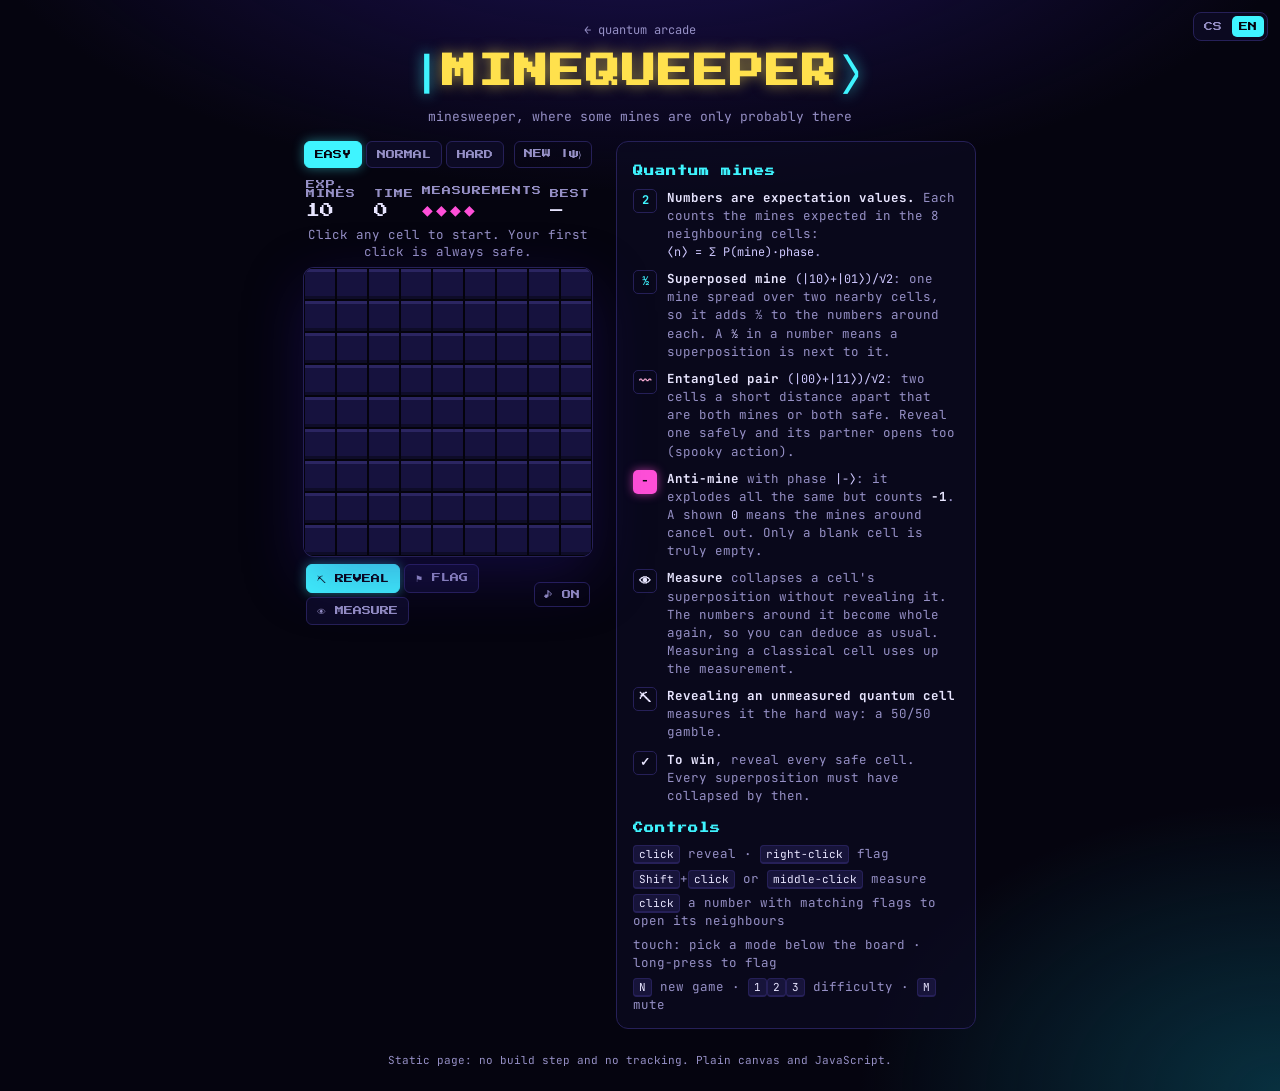
<file: minequeeper/index.html>
<!doctype html>
<html lang="en">
<head>
  <meta charset="utf-8">
  <meta name="viewport" content="width=device-width, initial-scale=1, viewport-fit=cover">
  <title>MineQueeper · quantum minesweeper</title>
  <meta name="description" content="MineQueeper: a quantum Minesweeper with superposed mines, entangled pairs, anti-mines with negative phase, and measurement.">
  <meta name="theme-color" content="#05040f">
  <link rel="icon" href="favicon.svg" type="image/svg+xml">
  <link rel="preconnect" href="https://fonts.googleapis.com">
  <link rel="preconnect" href="https://fonts.gstatic.com" crossorigin>
  <link href="https://fonts.googleapis.com/css2?family=JetBrains+Mono:wght@400;700&family=Press+Start+2P&display=swap" rel="stylesheet">
  <link rel="stylesheet" href="style.css">
</head>
<body>
  <header class="top">
    <a class="back" href="../" data-i18n="mq.back">← quantum arcade</a>
    <h1 class="logo"><span class="bra">|</span>MINEQUEEPER<span class="ket">⟩</span></h1>
    <p class="sub" data-i18n="mq.sub">minesweeper, where some mines are only probably there</p>
  </header>

  <main class="app">
    <section class="stage-col" id="stageCol">
      <div class="toolbar">
        <div class="seg" id="diffs">
          <button type="button" data-diff="easy" data-i18n="mq.easy">EASY</button>
          <button type="button" data-diff="normal" data-i18n="mq.normal">NORMAL</button>
          <button type="button" data-diff="hard" data-i18n="mq.hard">HARD</button>
        </div>
        <button type="button" class="chip" id="newBtn" data-i18n="mq.new">NEW |ψ⟩</button>
      </div>
      <div class="hud">
        <div><span class="lbl" data-i18n="mq.lbl.mines">EXP. MINES</span><span id="mines" class="val">0</span></div>
        <div><span class="lbl" data-i18n="mq.lbl.time">TIME</span><span id="time" class="val">0</span></div>
        <div><span class="lbl" data-i18n="mq.lbl.measures">MEASUREMENTS</span><span id="measures" class="val icons"></span></div>
        <div><span class="lbl" data-i18n="mq.lbl.best">BEST</span><span id="best" class="val">–</span></div>
      </div>
      <div id="status" class="status">Click any cell to start. Your first click is always safe.</div>
      <div class="stage" id="stage">
        <canvas id="game" aria-label="MineQueeper board" data-i18n-aria="mq.aria"></canvas>
      </div>
      <div class="hud hud-bottom">
        <div class="seg" id="modes">
          <button type="button" data-mode="reveal" class="on" data-i18n="mq.mode.reveal">⛏ REVEAL</button>
          <button type="button" data-mode="flag" data-i18n="mq.mode.flag">⚑ FLAG</button>
          <button type="button" data-mode="measure" data-i18n="mq.mode.measure">👁 MEASURE</button>
        </div>
        <button id="muteBtn" class="chip" type="button">♪ ON</button>
      </div>
    </section>

    <aside class="panel">
      <h2 data-i18n="mq.h.rules">Quantum mines</h2>
      <ul class="legend">
        <li><span class="sym num">2</span><div data-i18n="mq.rule.num"><b>Numbers are expectation values.</b> Each counts the mines expected in the 8 neighbouring cells: <code>⟨n⟩ = Σ P(mine)·phase</code>.</div></li>
        <li><span class="sym sup">½</span><div data-i18n="mq.rule.sup"><b>Superposed mine</b> <code>(|10⟩+|01⟩)/√2</code>: one mine spread over two nearby cells, so it adds ½ to the numbers around each. A <code>½</code> in a number means a superposition is next to it.</div></li>
        <li><span class="sym wave">〰</span><div data-i18n="mq.rule.ent"><b>Entangled pair</b> <code>(|00⟩+|11⟩)/√2</code>: two cells a short distance apart that are both mines or both safe. Reveal one safely and its partner opens too (spooky action).</div></li>
        <li><span class="gate z">−</span><div data-i18n="mq.rule.anti"><b>Anti-mine</b> with phase <code>|−⟩</code>: it explodes all the same but counts <b>−1</b>. A shown <code>0</code> means the mines around cancel out. Only a blank cell is truly empty.</div></li>
        <li><span class="sym">👁</span><div data-i18n="mq.rule.measure"><b>Measure</b> collapses a cell's superposition without revealing it. The numbers around it become whole again, so you can deduce as usual. Measuring a classical cell uses up the measurement.</div></li>
        <li><span class="sym">⛏</span><div data-i18n="mq.rule.gamble"><b>Revealing an unmeasured quantum cell</b> measures it the hard way: a 50/50 gamble.</div></li>
        <li><span class="sym">✓</span><div data-i18n="mq.rule.win"><b>To win</b>, reveal every safe cell. Every superposition must have collapsed by then.</div></li>
      </ul>

      <h2 data-i18n="mq.h.controls">Controls</h2>
      <ul class="keys">
        <li data-i18n="mq.key.click"><kbd>click</kbd> reveal · <kbd>right-click</kbd> flag</li>
        <li data-i18n="mq.key.measure"><kbd>Shift</kbd>+<kbd>click</kbd> or <kbd>middle-click</kbd> measure</li>
        <li data-i18n="mq.key.chord"><kbd>click</kbd> a number with matching flags to open its neighbours</li>
        <li data-i18n="mq.key.touch">touch: pick a mode below the board · long-press to flag</li>
        <li data-i18n="mq.key.keys"><kbd>N</kbd> new game · <kbd>1</kbd><kbd>2</kbd><kbd>3</kbd> difficulty · <kbd>M</kbd> mute</li>
      </ul>
    </aside>
  </main>

  <footer data-i18n="mq.footer">Static page: no build step and no tracking. Plain canvas and JavaScript.</footer>
  <script src="i18n.cs.js"></script>
  <script src="../i18n.js"></script>
  <script src="../records.js"></script>
  <script src="game.js"></script>
</body>
</html>
</file>
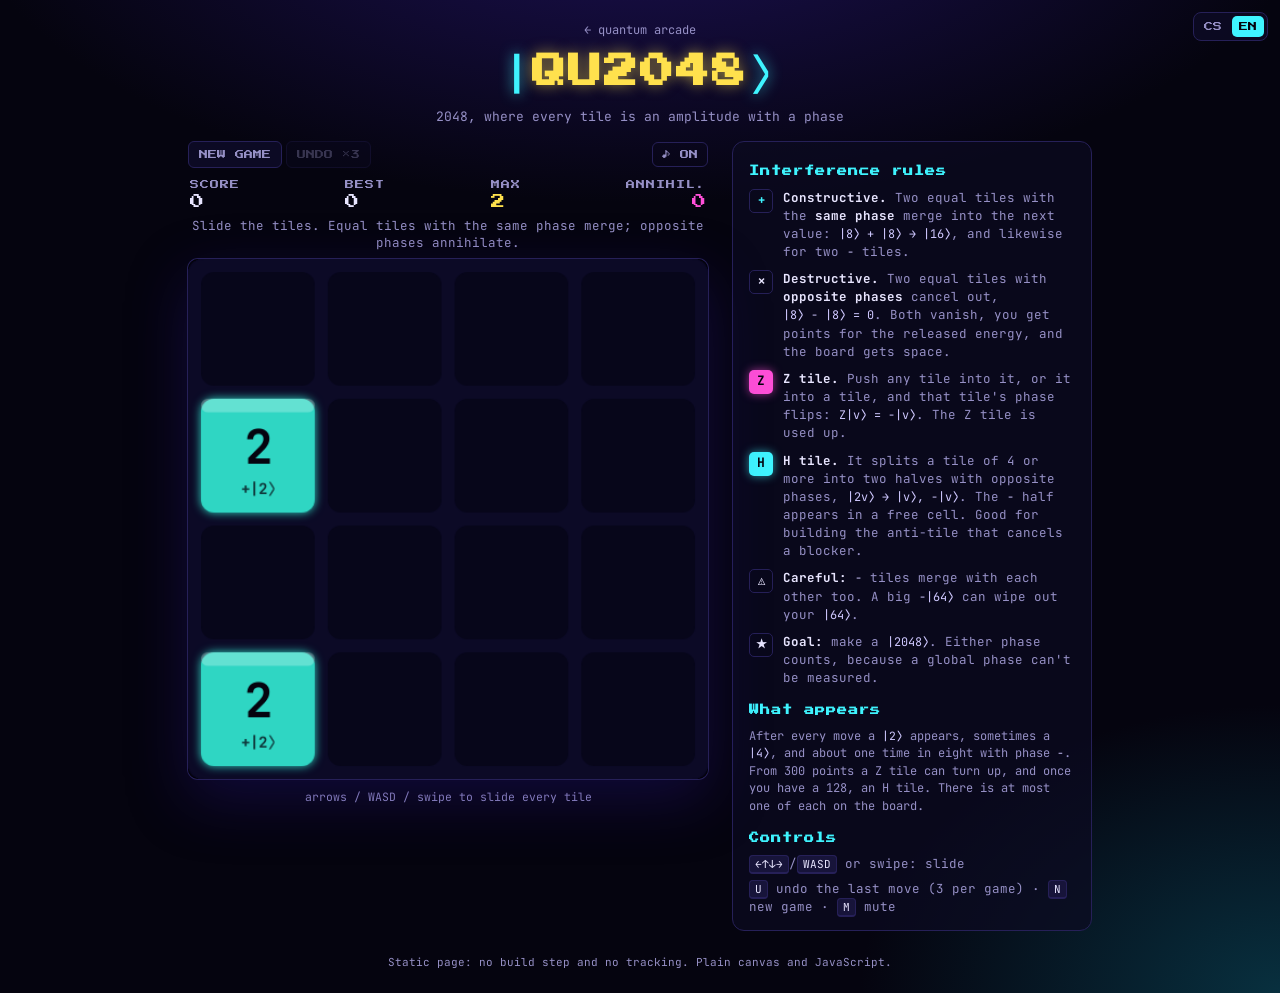
<file: qu2048/index.html>
<!doctype html>
<html lang="en">
<head>
  <meta charset="utf-8">
  <meta name="viewport" content="width=device-width, initial-scale=1, viewport-fit=cover">
  <title>Qu2048 · 2048 with phases</title>
  <meta name="description" content="Qu2048: 2048 where every tile has a phase. Equal tiles with the same phase merge, opposite phases annihilate. Z tiles flip phases, H tiles split tiles in two.">
  <meta name="theme-color" content="#05040f">
  <link rel="icon" href="favicon.svg" type="image/svg+xml">
  <link rel="preconnect" href="https://fonts.googleapis.com">
  <link rel="preconnect" href="https://fonts.gstatic.com" crossorigin>
  <link href="https://fonts.googleapis.com/css2?family=JetBrains+Mono:wght@400;700&family=Press+Start+2P&display=swap" rel="stylesheet">
  <link rel="stylesheet" href="style.css">
</head>
<body>
  <header class="top">
    <a class="back" href="../" data-i18n="q2.back">← quantum arcade</a>
    <h1 class="logo"><span class="bra">|</span>QU2048<span class="ket">⟩</span></h1>
    <p class="sub" data-i18n="q2.sub">2048, where every tile is an amplitude with a phase</p>
  </header>

  <main class="app">
    <section class="stage-col">
      <div class="toolbar">
        <div class="seg">
          <button type="button" id="newBtn" data-i18n="q2.new">NEW GAME</button>
          <button type="button" id="undoBtn" data-i18n="q2.undo">UNDO</button>
        </div>
        <button id="muteBtn" class="chip" type="button">♪ ON</button>
      </div>
      <div class="hud">
        <div><span class="lbl" data-i18n="q2.score">SCORE</span><span id="score" class="val">0</span></div>
        <div><span class="lbl" data-i18n="q2.best">BEST</span><span id="best" class="val">0</span></div>
        <div><span class="lbl" data-i18n="q2.max">MAX</span><span id="maxTile" class="val tilev">2</span></div>
        <div class="right"><span class="lbl" data-i18n="q2.annih">ANNIHIL.</span><span id="annih" class="val mag">0</span></div>
      </div>
      <div id="status" class="status"></div>
      <div class="stage" id="stage">
        <canvas id="game" aria-label="Qu2048 board" data-i18n-aria="q2.aria"></canvas>
        <div id="overlay" class="overlay"></div>
      </div>
      <p class="hintline" data-i18n="q2.hint">arrows / WASD / swipe to slide every tile</p>
    </section>

    <aside class="panel">
      <h2 data-i18n="q2.h.rules">Interference rules</h2>
      <ul class="legend">
        <li><span class="sym num">+</span><div data-i18n="q2.r.merge"><b>Constructive.</b> Two equal tiles with the <b>same phase</b> merge into the next value: <code>|8⟩ + |8⟩ → |16⟩</code>, and likewise for two <code>−</code> tiles.</div></li>
        <li><span class="sym">✕</span><div data-i18n="q2.r.annih"><b>Destructive.</b> Two equal tiles with <b>opposite phases</b> cancel out, <code>|8⟩ − |8⟩ = 0</code>. Both vanish, you get points for the released energy, and the board gets space.</div></li>
        <li><span class="gate z">Z</span><div data-i18n="q2.r.z"><b>Z tile.</b> Push any tile into it, or it into a tile, and that tile's phase flips: <code>Z|v⟩ = −|v⟩</code>. The Z tile is used up.</div></li>
        <li><span class="gate h">H</span><div data-i18n="q2.r.h"><b>H tile.</b> It splits a tile of 4 or more into two halves with opposite phases, <code>|2v⟩ → |v⟩, −|v⟩</code>. The <code>−</code> half appears in a free cell. Good for building the anti-tile that cancels a blocker.</div></li>
        <li><span class="sym">⚠</span><div data-i18n="q2.r.danger"><b>Careful:</b> <code>−</code> tiles merge with each other too. A big <code>−|64⟩</code> can wipe out your <code>|64⟩</code>.</div></li>
        <li><span class="sym">★</span><div data-i18n="q2.r.goal"><b>Goal:</b> make a <code>|2048⟩</code>. Either phase counts, because a global phase can't be measured.</div></li>
      </ul>

      <h2 data-i18n="q2.h.spawn">What appears</h2>
      <p class="note" data-i18n="q2.spawn">After every move a <code>|2⟩</code> appears, sometimes a <code>|4⟩</code>, and about one time in eight with phase <code>−</code>. From 300 points a Z tile can turn up, and once you have a 128, an H tile. There is at most one of each on the board.</p>

      <h2 data-i18n="q2.h.controls">Controls</h2>
      <ul class="keys">
        <li data-i18n="q2.k.move"><kbd>←↑↓→</kbd>/<kbd>WASD</kbd> or swipe: slide</li>
        <li data-i18n="q2.k.more"><kbd>U</kbd> undo the last move (3 per game) · <kbd>N</kbd> new game · <kbd>M</kbd> mute</li>
      </ul>
    </aside>
  </main>

  <footer data-i18n="q2.footer">Static page: no build step and no tracking. Plain canvas and JavaScript.</footer>
  <script src="i18n.cs.js"></script>
  <script src="../i18n.js"></script>
  <script src="../records.js"></script>
  <script src="game.js"></script>
</body>
</html>
</file>
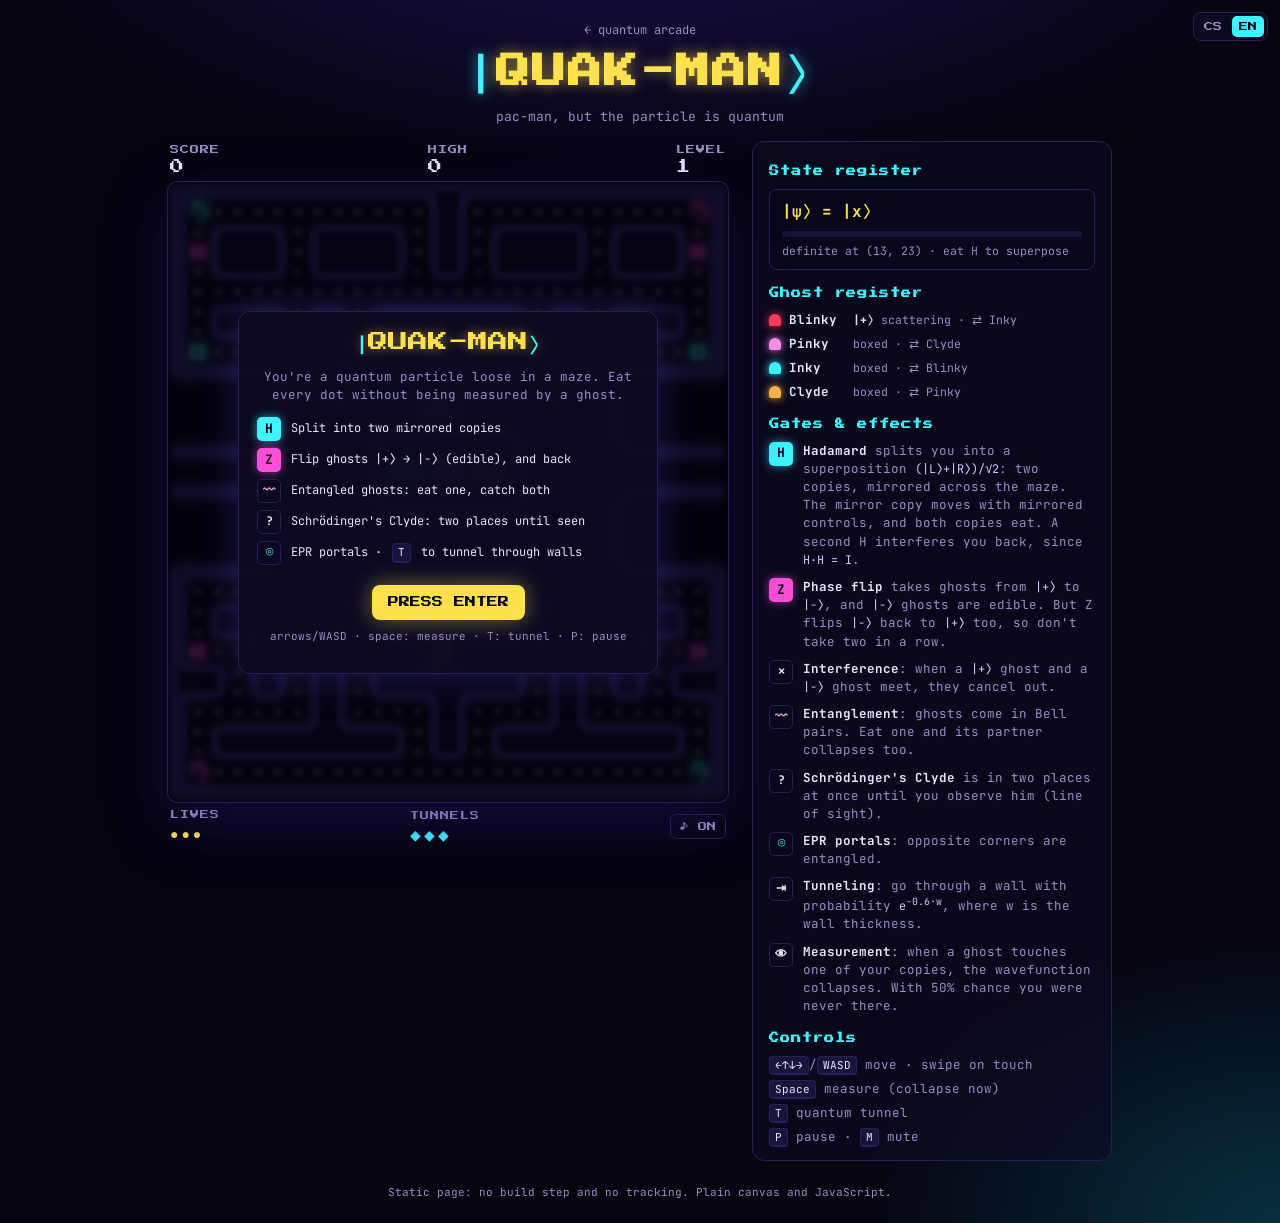
<file: quak-man/index.html>
<!doctype html>
<html lang="en">
<head>
  <meta charset="utf-8">
  <meta name="viewport" content="width=device-width, initial-scale=1, viewport-fit=cover">
  <title>Quak-Man · quantum pac-man</title>
  <meta name="description" content="Quak-Man: a quantum Pac-Man with superposition, phase flips, entanglement, interference and tunneling. Runs in the browser.">
  <meta name="theme-color" content="#05040f">
  <link rel="icon" href="favicon.svg" type="image/svg+xml">
  <link rel="preconnect" href="https://fonts.googleapis.com">
  <link rel="preconnect" href="https://fonts.gstatic.com" crossorigin>
  <link href="https://fonts.googleapis.com/css2?family=JetBrains+Mono:wght@400;700&family=Press+Start+2P&display=swap" rel="stylesheet">
  <link rel="stylesheet" href="style.css">
</head>
<body>
  <header class="top">
    <a class="back" href="../" data-i18n="qa.back">← quantum arcade</a>
    <h1 class="logo"><span class="bra">|</span>QUAK-MAN<span class="ket">⟩</span></h1>
    <p class="sub" data-i18n="qm.sub">pac-man, but the particle is quantum</p>
  </header>

  <main class="app">
    <section class="stage-col">
      <div class="hud">
        <div><span class="lbl" data-i18n="qm.score">SCORE</span><span id="score" class="val">0</span></div>
        <div><span class="lbl" data-i18n="qm.high">HIGH</span><span id="high" class="val">0</span></div>
        <div><span class="lbl" data-i18n="qm.level">LEVEL</span><span id="level" class="val">1</span></div>
      </div>
      <div class="stage" id="stage">
        <canvas id="game" aria-label="Quak-Man game board" data-i18n-aria="qm.aria"></canvas>
        <div id="overlay" class="overlay"></div>
      </div>
      <div class="hud hud-bottom">
        <div><span class="lbl" data-i18n="qm.lives">LIVES</span><span id="lives" class="val icons"></span></div>
        <div><span class="lbl" data-i18n="qm.tunnels">TUNNELS</span><span id="tunnels" class="val icons"></span></div>
        <button id="muteBtn" class="chip" type="button">♪ ON</button>
      </div>
      <div class="touch" id="touch">
        <button type="button" data-act="measure" data-i18n="qm.btn.measure">MEASURE</button>
        <button type="button" data-act="tunnel" data-i18n="qm.btn.tunnel">TUNNEL</button>
        <button type="button" data-act="pause">II</button>
      </div>
    </section>

    <aside class="panel">
      <h2 data-i18n="qm.h.state">State register</h2>
      <div class="ket-box">
        <div id="ket" class="ket-text">|ψ⟩ = |here⟩</div>
        <div class="coh" ><div id="coh"></div></div>
        <div id="probs" class="probs">definite position</div>
      </div>

      <h2 data-i18n="qm.h.ghosts">Ghost register</h2>
      <ul id="ghostList" class="ghosts"></ul>

      <h2 data-i18n="qm.h.gates">Gates &amp; effects</h2>
      <ul class="legend">
        <li><span class="gate h">H</span><div data-i18n="qm.l.h"><b>Hadamard</b> splits you into a superposition <code>(|L⟩+|R⟩)/√2</code>: two copies, mirrored across the maze. The mirror copy moves with mirrored controls, and both copies eat. A second H interferes you back, since <code>H·H = I</code>.</div></li>
        <li><span class="gate z">Z</span><div data-i18n="qm.l.z"><b>Phase flip</b> takes ghosts from <code>|+⟩</code> to <code>|−⟩</code>, and <code>|−⟩</code> ghosts are edible. But Z flips <code>|−⟩</code> back to <code>|+⟩</code> too, so don't take two in a row.</div></li>
        <li><span class="sym">✕</span><div data-i18n="qm.l.interf"><b>Interference</b>: when a <code>|+⟩</code> ghost and a <code>|−⟩</code> ghost meet, they cancel out.</div></li>
        <li><span class="sym wave">〰</span><div data-i18n="qm.l.ent"><b>Entanglement</b>: ghosts come in Bell pairs. Eat one and its partner collapses too.</div></li>
        <li><span class="sym">?</span><div data-i18n="qm.l.schro"><b>Schrödinger's Clyde</b> is in two places at once until you observe him (line of sight).</div></li>
        <li><span class="sym ring">◎</span><div data-i18n="qm.l.epr"><b>EPR portals</b>: opposite corners are entangled.</div></li>
        <li><span class="sym">⇥</span><div data-i18n="qm.l.tunnel"><b>Tunneling</b>: go through a wall with probability <code>e<sup>−0.6·w</sup></code>, where w is the wall thickness.</div></li>
        <li><span class="sym">👁</span><div data-i18n="qm.l.measure"><b>Measurement</b>: when a ghost touches one of your copies, the wavefunction collapses. With 50% chance you were never there.</div></li>
      </ul>

      <h2 data-i18n="qm.h.controls">Controls</h2>
      <ul class="keys">
        <li data-i18n="qm.k.move"><kbd>←↑↓→</kbd>/<kbd>WASD</kbd> move · swipe on touch</li>
        <li data-i18n="qm.k.measure"><kbd>Space</kbd> measure (collapse now)</li>
        <li data-i18n="qm.k.tunnel"><kbd>T</kbd> quantum tunnel</li>
        <li data-i18n="qm.k.pause"><kbd>P</kbd> pause · <kbd>M</kbd> mute</li>
      </ul>
    </aside>
  </main>

  <footer data-i18n="qa.footer">Static page: no build step and no tracking. Plain canvas and JavaScript.</footer>
  <script src="i18n.cs.js"></script>
  <script src="../i18n.js"></script>
  <script src="../records.js"></script>
  <script src="game.js"></script>
</body>
</html>
</file>
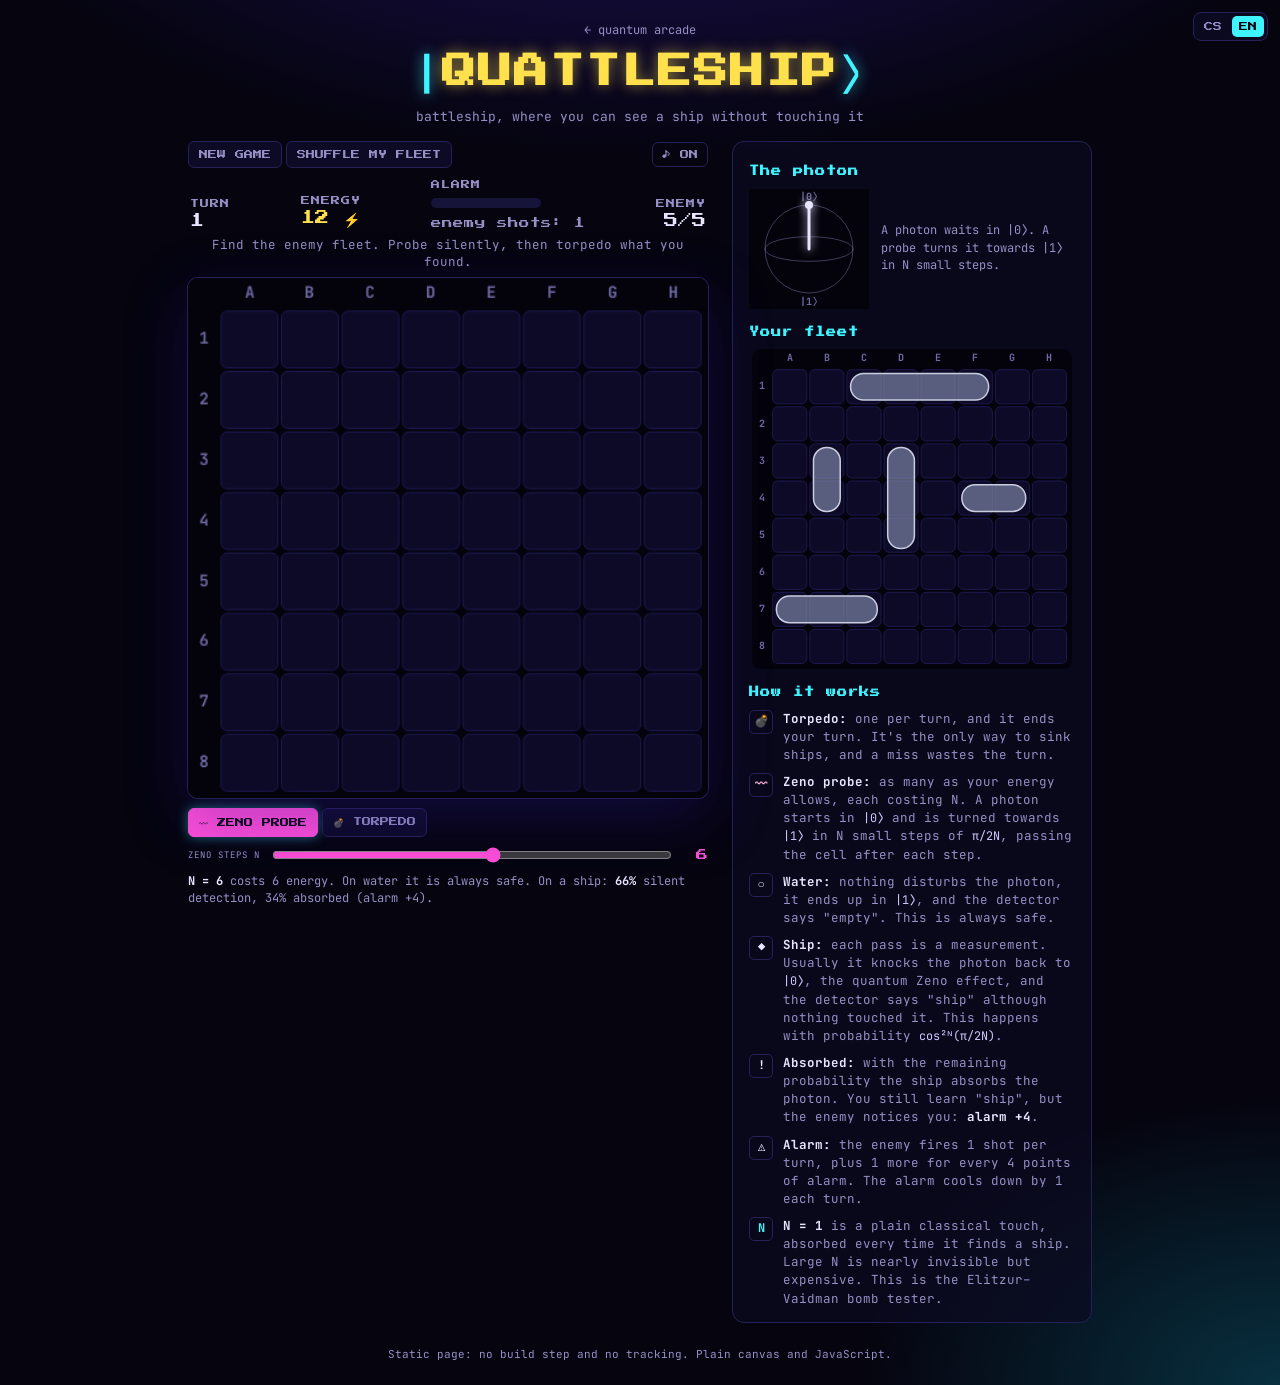
<file: quattleship/index.html>
<!doctype html>
<html lang="en">
<head>
  <meta charset="utf-8">
  <meta name="viewport" content="width=device-width, initial-scale=1, viewport-fit=cover">
  <title>Quattleship · quantum battleship</title>
  <meta name="description" content="Quattleship: Battleship with Elitzur–Vaidman interaction-free measurement. Find enemy ships with Zeno probes that never touch them, or give yourself away.">
  <meta name="theme-color" content="#05040f">
  <link rel="icon" href="favicon.svg" type="image/svg+xml">
  <link rel="preconnect" href="https://fonts.googleapis.com">
  <link rel="preconnect" href="https://fonts.gstatic.com" crossorigin>
  <link href="https://fonts.googleapis.com/css2?family=JetBrains+Mono:wght@400;700&family=Press+Start+2P&display=swap" rel="stylesheet">
  <link rel="stylesheet" href="style.css">
</head>
<body>
  <header class="top">
    <a class="back" href="../" data-i18n="qs.back">← quantum arcade</a>
    <h1 class="logo"><span class="bra">|</span>QUATTLESHIP<span class="ket">⟩</span></h1>
    <p class="sub" data-i18n="qs.sub">battleship, where you can see a ship without touching it</p>
  </header>

  <main class="app">
    <section class="stage-col">
      <div class="toolbar">
        <div class="seg">
          <button type="button" id="newBtn" data-i18n="qs.new">NEW GAME</button>
          <button type="button" id="shuffleBtn" data-i18n="qs.shuffle">SHUFFLE MY FLEET</button>
        </div>
        <button id="muteBtn" class="chip" type="button">♪ ON</button>
      </div>
      <div class="hud">
        <div><span class="lbl" data-i18n="qs.turn">TURN</span><span id="turn" class="val">1</span></div>
        <div><span class="lbl" data-i18n="qs.energy">ENERGY</span><span id="energy" class="val en">12</span></div>
        <div><span class="lbl" data-i18n="qs.alarm">ALARM</span><span class="alarm"><span id="alarmBar"></span></span><span id="alarmTxt" class="alarmtxt"></span></div>
        <div class="right"><span class="lbl" data-i18n="qs.enemy">ENEMY</span><span id="enemyLeft" class="val">5</span></div>
      </div>
      <div id="status" class="status"></div>
      <div class="stage" id="stage">
        <canvas id="enemy" aria-label="Enemy waters" data-i18n-aria="qs.aria.enemy"></canvas>
        <div id="overlay" class="overlay"></div>
      </div>
      <div class="controls">
        <div class="seg" id="modes">
          <button type="button" data-mode="probe" class="on" data-i18n="qs.m.probe">〰 ZENO PROBE</button>
          <button type="button" data-mode="torpedo" data-i18n="qs.m.torpedo">💣 TORPEDO</button>
        </div>
        <div class="nrow" id="nrow">
          <label for="nSlider" class="lbl" data-i18n="qs.steps">ZENO STEPS N</label>
          <input type="range" id="nSlider" min="1" max="10" value="6">
          <span id="nVal" class="nval">6</span>
        </div>
        <div id="odds" class="odds"></div>
      </div>
    </section>

    <aside class="panel">
      <h2 data-i18n="qs.h.photon">The photon</h2>
      <div class="photon">
        <canvas id="photon" width="150" height="150" aria-hidden="true"></canvas>
        <div id="photonTxt" class="photontxt"></div>
      </div>

      <h2 data-i18n="qs.h.mine">Your fleet</h2>
      <canvas id="mine" class="mine" aria-label="Your fleet" data-i18n-aria="qs.aria.mine"></canvas>

      <h2 data-i18n="qs.h.how">How it works</h2>
      <ul class="legend">
        <li><span class="sym">💣</span><div data-i18n="qs.r.torpedo"><b>Torpedo:</b> one per turn, and it ends your turn. It's the only way to sink ships, and a miss wastes the turn.</div></li>
        <li><span class="sym wave">〰</span><div data-i18n="qs.r.probe"><b>Zeno probe:</b> as many as your energy allows, each costing N. A photon starts in <code>|0⟩</code> and is turned towards <code>|1⟩</code> in N small steps of <code>π/2N</code>, passing the cell after each step.</div></li>
        <li><span class="sym">○</span><div data-i18n="qs.r.water"><b>Water:</b> nothing disturbs the photon, it ends up in <code>|1⟩</code>, and the detector says "empty". This is always safe.</div></li>
        <li><span class="sym">◆</span><div data-i18n="qs.r.ship"><b>Ship:</b> each pass is a measurement. Usually it knocks the photon back to <code>|0⟩</code>, the quantum Zeno effect, and the detector says "ship" although nothing touched it. This happens with probability <code>cos²ᴺ(π/2N)</code>.</div></li>
        <li><span class="sym">!</span><div data-i18n="qs.r.absorb"><b>Absorbed:</b> with the remaining probability the ship absorbs the photon. You still learn "ship", but the enemy notices you: <b>alarm +4</b>.</div></li>
        <li><span class="sym">⚠</span><div data-i18n="qs.r.alarm"><b>Alarm:</b> the enemy fires 1 shot per turn, plus 1 more for every 4 points of alarm. The alarm cools down by 1 each turn.</div></li>
        <li><span class="sym num">N</span><div data-i18n="qs.r.n"><b>N = 1</b> is a plain classical touch, absorbed every time it finds a ship. Large N is nearly invisible but expensive. This is the Elitzur–Vaidman bomb tester.</div></li>
      </ul>
    </aside>
  </main>

  <footer data-i18n="qs.footer">Static page: no build step and no tracking. Plain canvas and JavaScript.</footer>
  <script src="engine.js"></script>
  <script src="i18n.cs.js"></script>
  <script src="../i18n.js"></script>
  <script src="../records.js"></script>
  <script src="game.js"></script>
</body>
</html>
</file>
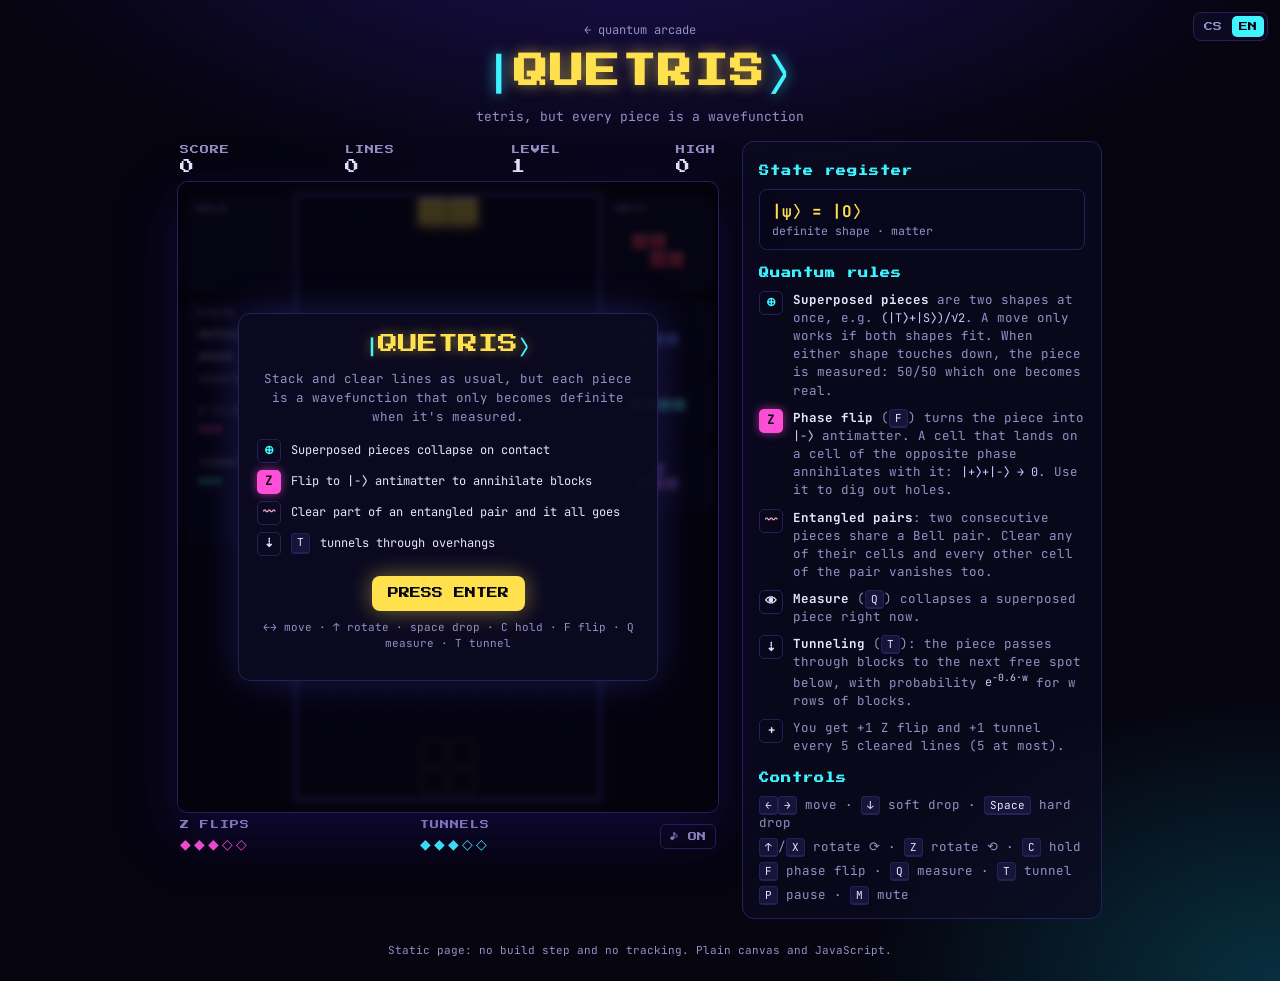
<file: quetris/index.html>
<!doctype html>
<html lang="en">
<head>
  <meta charset="utf-8">
  <meta name="viewport" content="width=device-width, initial-scale=1, viewport-fit=cover">
  <title>Quetris · quantum tetris</title>
  <meta name="description" content="Quetris: a quantum Tetris with superposed pieces, phase-flipped antimatter blocks, entangled pairs, measurement and tunneling.">
  <meta name="theme-color" content="#05040f">
  <link rel="icon" href="favicon.svg" type="image/svg+xml">
  <link rel="preconnect" href="https://fonts.googleapis.com">
  <link rel="preconnect" href="https://fonts.gstatic.com" crossorigin>
  <link href="https://fonts.googleapis.com/css2?family=JetBrains+Mono:wght@400;700&family=Press+Start+2P&display=swap" rel="stylesheet">
  <link rel="stylesheet" href="style.css">
</head>
<body>
  <header class="top">
    <a class="back" href="../" data-i18n="qa.back">← quantum arcade</a>
    <h1 class="logo"><span class="bra">|</span>QUETRIS<span class="ket">⟩</span></h1>
    <p class="sub" data-i18n="qt.sub">tetris, but every piece is a wavefunction</p>
  </header>

  <main class="app">
    <section class="stage-col">
      <div class="hud">
        <div><span class="lbl" data-i18n="qt.score">SCORE</span><span id="score" class="val">0</span></div>
        <div><span class="lbl" data-i18n="qt.lines">LINES</span><span id="lines" class="val">0</span></div>
        <div><span class="lbl" data-i18n="qt.level">LEVEL</span><span id="level" class="val">1</span></div>
        <div><span class="lbl" data-i18n="qt.high">HIGH</span><span id="high" class="val">0</span></div>
      </div>
      <div class="stage" id="stage">
        <canvas id="game" aria-label="Quetris game board" data-i18n-aria="qt.aria"></canvas>
        <div id="overlay" class="overlay"></div>
      </div>
      <div class="hud hud-bottom">
        <div><span class="lbl" data-i18n="qt.flips">Z FLIPS</span><span id="flips" class="val icons mag"></span></div>
        <div><span class="lbl" data-i18n="qt.tunnels">TUNNELS</span><span id="tunnels" class="val icons"></span></div>
        <button id="muteBtn" class="chip" type="button">♪ ON</button>
      </div>
      <div class="touch" id="touch">
        <button type="button" data-act="left">◀</button>
        <button type="button" data-act="rotate">⟳</button>
        <button type="button" data-act="right">▶</button>
        <button type="button" data-act="soft">▼</button>
        <button type="button" data-act="drop">⤓</button>
        <button type="button" data-act="hold" data-i18n="qt.btn.hold">HOLD</button>
        <button type="button" data-act="flip" class="q">Z</button>
        <button type="button" data-act="measure" class="q" data-i18n="qt.btn.meas">MEAS</button>
        <button type="button" data-act="tunnel" class="q" data-i18n="qt.btn.tun">TUN</button>
        <button type="button" data-act="pause">II</button>
      </div>
    </section>

    <aside class="panel">
      <h2 data-i18n="qt.h.state">State register</h2>
      <div class="ket-box">
        <div id="ket" class="ket-text">|ψ⟩ = |T⟩</div>
        <div id="probs" class="probs">definite shape</div>
      </div>

      <h2 data-i18n="qt.h.rules">Quantum rules</h2>
      <ul class="legend">
        <li><span class="sym sup">⊕</span><div data-i18n="qt.l.sup"><b>Superposed pieces</b> are two shapes at once, e.g. <code>(|T⟩+|S⟩)/√2</code>. A move only works if both shapes fit. When either shape touches down, the piece is measured: 50/50 which one becomes real.</div></li>
        <li><span class="gate z">Z</span><div data-i18n="qt.l.z"><b>Phase flip</b> (<kbd>F</kbd>) turns the piece into <code>|−⟩</code> antimatter. A cell that lands on a cell of the opposite phase annihilates with it: <code>|+⟩+|−⟩ → 0</code>. Use it to dig out holes.</div></li>
        <li><span class="sym wave">〰</span><div data-i18n="qt.l.ent"><b>Entangled pairs</b>: two consecutive pieces share a Bell pair. Clear any of their cells and every other cell of the pair vanishes too.</div></li>
        <li><span class="sym">👁</span><div data-i18n="qt.l.meas"><b>Measure</b> (<kbd>Q</kbd>) collapses a superposed piece right now.</div></li>
        <li><span class="sym">⇣</span><div data-i18n="qt.l.tunnel"><b>Tunneling</b> (<kbd>T</kbd>): the piece passes through blocks to the next free spot below, with probability <code>e<sup>−0.6·w</sup></code> for w rows of blocks.</div></li>
        <li><span class="sym">+</span><div data-i18n="qt.l.charges">You get +1 Z flip and +1 tunnel every 5 cleared lines (5 at most).</div></li>
      </ul>

      <h2 data-i18n="qt.h.controls">Controls</h2>
      <ul class="keys">
        <li data-i18n="qt.k.move"><kbd>←</kbd><kbd>→</kbd> move · <kbd>↓</kbd> soft drop · <kbd>Space</kbd> hard drop</li>
        <li data-i18n="qt.k.rotate"><kbd>↑</kbd>/<kbd>X</kbd> rotate ⟳ · <kbd>Z</kbd> rotate ⟲ · <kbd>C</kbd> hold</li>
        <li data-i18n="qt.k.quantum"><kbd>F</kbd> phase flip · <kbd>Q</kbd> measure · <kbd>T</kbd> tunnel</li>
        <li data-i18n="qt.k.pause"><kbd>P</kbd> pause · <kbd>M</kbd> mute</li>
      </ul>
    </aside>
  </main>

  <footer data-i18n="qa.footer">Static page: no build step and no tracking. Plain canvas and JavaScript.</footer>
  <script src="i18n.cs.js"></script>
  <script src="../i18n.js"></script>
  <script src="../records.js"></script>
  <script src="game.js"></script>
</body>
</html>
</file>
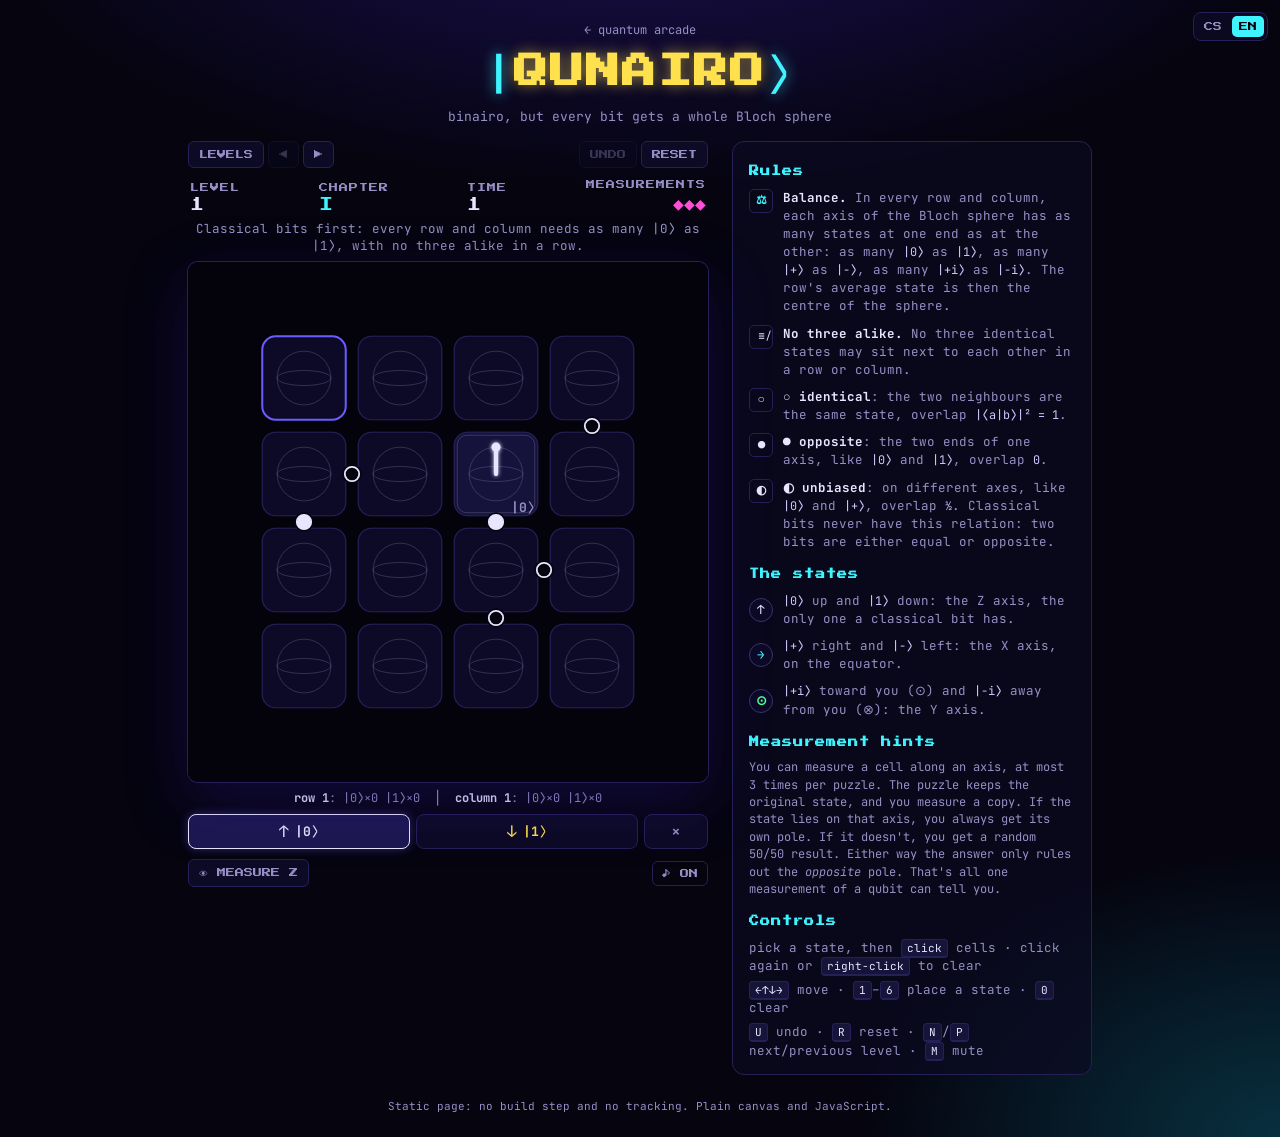
<file: qunairo/index.html>
<!doctype html>
<html lang="en">
<head>
  <meta charset="utf-8">
  <meta name="viewport" content="width=device-width, initial-scale=1, viewport-fit=cover">
  <title>Qunairo · quantum binairo</title>
  <meta name="description" content="Qunairo: a quantum Takuzu/Binairo logic puzzle. Fill the grid with Bloch-sphere states so every row and column is balanced, using overlap clues between neighbours.">
  <meta name="theme-color" content="#05040f">
  <link rel="icon" href="favicon.svg" type="image/svg+xml">
  <link rel="preconnect" href="https://fonts.googleapis.com">
  <link rel="preconnect" href="https://fonts.gstatic.com" crossorigin>
  <link href="https://fonts.googleapis.com/css2?family=JetBrains+Mono:wght@400;700&family=Press+Start+2P&display=swap" rel="stylesheet">
  <link rel="stylesheet" href="style.css">
</head>
<body>
  <header class="top">
    <a class="back" href="../" data-i18n="qn.back">← quantum arcade</a>
    <h1 class="logo"><span class="bra">|</span>QUNAIRO<span class="ket">⟩</span></h1>
    <p class="sub" data-i18n="qn.sub">binairo, but every bit gets a whole Bloch sphere</p>
  </header>

  <main class="app">
    <section class="stage-col">
      <div class="toolbar">
        <div class="seg">
          <button type="button" id="levelsBtn" data-i18n="qn.levels">LEVELS</button>
          <button type="button" id="prevBtn">◀</button>
          <button type="button" id="nextBtn">▶</button>
        </div>
        <div class="seg">
          <button type="button" id="undoBtn" data-i18n="qn.undo">UNDO</button>
          <button type="button" id="resetBtn" data-i18n="qn.reset">RESET</button>
        </div>
      </div>
      <div class="hud">
        <div><span class="lbl" data-i18n="qn.level">LEVEL</span><span id="level" class="val">1</span></div>
        <div><span class="lbl" data-i18n="qn.chapter">CHAPTER</span><span id="chapter" class="val chap">I</span></div>
        <div><span class="lbl" data-i18n="qn.time">TIME</span><span id="time" class="val">0</span></div>
        <div class="right"><span class="lbl" data-i18n="qn.measures">MEASUREMENTS</span><span id="measures" class="val mcount">3</span></div>
      </div>
      <div id="status" class="status"></div>
      <div class="stage" id="stage">
        <canvas id="game" aria-label="Qunairo board" data-i18n-aria="qn.aria"></canvas>
        <div id="overlay" class="overlay"></div>
      </div>
      <div id="tally" class="tally"></div>
      <div class="palette" id="palette"></div>
      <div class="moves">
        <div class="seg" id="measureSeg"></div>
        <button id="muteBtn" class="chip" type="button">♪ ON</button>
      </div>
    </section>

    <aside class="panel">
      <h2 data-i18n="qn.h.rules">Rules</h2>
      <ul class="legend">
        <li><span class="sym num">⚖</span><div data-i18n="qn.r.balance"><b>Balance.</b> In every row and column, each axis of the Bloch sphere has as many states at one end as at the other: as many <code>|0⟩</code> as <code>|1⟩</code>, as many <code>|+⟩</code> as <code>|−⟩</code>, as many <code>|+i⟩</code> as <code>|−i⟩</code>. The row's average state is then the centre of the sphere.</div></li>
        <li><span class="sym">≢</span><div data-i18n="qn.r.three"><b>No three alike.</b> No three identical states may sit next to each other in a row or column.</div></li>
        <li><span class="sym">○</span><div data-i18n="qn.r.same"><b>○ identical</b>: the two neighbours are the same state, overlap <code>|⟨a|b⟩|² = 1</code>.</div></li>
        <li><span class="sym">●</span><div data-i18n="qn.r.opp"><b>● opposite</b>: the two ends of one axis, like <code>|0⟩</code> and <code>|1⟩</code>, overlap <code>0</code>.</div></li>
        <li><span class="sym">◐</span><div data-i18n="qn.r.half"><b>◐ unbiased</b>: on different axes, like <code>|0⟩</code> and <code>|+⟩</code>, overlap <code>½</code>. Classical bits never have this relation: two bits are either equal or opposite.</div></li>
      </ul>

      <h2 data-i18n="qn.h.states">The states</h2>
      <ul class="legend states">
        <li><span class="st s0">↑</span><div data-i18n="qn.s.z"><code>|0⟩</code> up and <code>|1⟩</code> down: the Z axis, the only one a classical bit has.</div></li>
        <li><span class="st s2">→</span><div data-i18n="qn.s.x"><code>|+⟩</code> right and <code>|−⟩</code> left: the X axis, on the equator.</div></li>
        <li><span class="st s4">⊙</span><div data-i18n="qn.s.y"><code>|+i⟩</code> toward you (⊙) and <code>|−i⟩</code> away from you (⊗): the Y axis.</div></li>
      </ul>

      <h2 data-i18n="qn.h.measure">Measurement hints</h2>
      <p class="note" data-i18n="qn.measure.note">You can measure a cell along an axis, at most 3 times per puzzle. The puzzle keeps the original state, and you measure a copy. If the state lies on that axis, you always get its own pole. If it doesn't, you get a random 50/50 result. Either way the answer only rules out the <i>opposite</i> pole. That's all one measurement of a qubit can tell you.</p>

      <h2 data-i18n="qn.h.controls">Controls</h2>
      <ul class="keys">
        <li data-i18n="qn.k.paint">pick a state, then <kbd>click</kbd> cells · click again or <kbd>right-click</kbd> to clear</li>
        <li data-i18n="qn.k.keys"><kbd>←↑↓→</kbd> move · <kbd>1</kbd>–<kbd>6</kbd> place a state · <kbd>0</kbd> clear</li>
        <li data-i18n="qn.k.more"><kbd>U</kbd> undo · <kbd>R</kbd> reset · <kbd>N</kbd>/<kbd>P</kbd> next/previous level · <kbd>M</kbd> mute</li>
      </ul>
    </aside>
  </main>

  <footer data-i18n="qn.footer">Static page: no build step and no tracking. Plain canvas and JavaScript.</footer>
  <script src="engine.js"></script>
  <script src="i18n.cs.js"></script>
  <script src="../i18n.js"></script>
  <script src="../records.js"></script>
  <script src="game.js"></script>
</body>
</html>
</file>
<file: breaquot/style.css>
:root {
  --bg: #05040f;
  --panel: #0c0a22;
  --line: #262058;
  --text: #e8e5ff;
  --muted: #9690c6;
  --cyan: #3ff4ff;
  --magenta: #ff4fd8;
  --yellow: #ffe14d;
  --violet: #6c5cff;
  --pixel: 'Press Start 2P', ui-monospace, monospace;
  --mono: 'JetBrains Mono', ui-monospace, SFMono-Regular, Menlo, monospace;
}

* { box-sizing: border-box; }

html, body {
  margin: 0;
  color: var(--text);
  font-family: var(--mono);
  background: var(--bg);
}

body {
  min-height: 100svh;
  background:
    radial-gradient(1100px 520px at 50% -12%, #1d1157 0%, transparent 62%),
    radial-gradient(700px 480px at 100% 100%, #08303f 0%, transparent 60%),
    var(--bg);
}

.top {
  position: relative;
  text-align: center;
  padding: 18px 16px 4px;
}
.back {
  display: inline-block;
  margin-bottom: 8px;
  color: var(--muted);
  font-size: 12px;
  text-decoration: none;
}
.back:hover { color: var(--cyan); }

.logo {
  margin: 0;
  font-family: var(--pixel);
  font-size: clamp(20px, 4.4vw, 34px);
  letter-spacing: 2px;
  color: var(--yellow);
  text-shadow: 0 0 14px rgba(255, 225, 77, .55);
}
.logo .bra, .logo .ket {
  color: var(--cyan);
  font-family: var(--mono);
  font-weight: 700;
  font-size: 1.25em;
  text-shadow: 0 0 14px rgba(63, 244, 255, .7);
}
.sub {
  margin: 6px 0 0;
  color: var(--muted);
  font-size: 13px;
}

.app {
  display: flex;
  justify-content: center;
  align-items: flex-start;
  gap: 24px;
  padding: 12px 16px 24px;
  flex-wrap: wrap;
}

.stage-col {
  width: min(520px, calc(100vw - 32px), calc((100svh - 190px) * 13 / 16));
  min-width: 280px;
}

.hud {
  display: flex;
  justify-content: space-between;
  align-items: flex-end;
  gap: 8px;
  padding: 4px 2px 8px;
  font-family: var(--pixel);
}
.hud-bottom { padding: 8px 2px 4px; align-items: center; }
.hud > div { display: flex; flex-direction: column; gap: 6px; }
.lbl { font-size: 9px; color: var(--muted); letter-spacing: 1px; }
.val { font-size: 14px; color: var(--text); min-height: 14px; }
.icons { color: var(--yellow); letter-spacing: 3px; }
#tunnels { color: var(--cyan); }
.icons.mag { color: var(--magenta); }
.coh-wrap { display: block; width: 160px; height: 8px; margin-top: 3px; border-radius: 4px; background: #17143a; overflow: hidden; }
#coh { display: block; height: 100%; width: 0; background: linear-gradient(90deg, var(--cyan), var(--magenta)); }
.sym.steel { color: #c9cde0; background: #3a3f55; }
.sym.num { color: var(--cyan); font-style: italic; }
.stage { cursor: none; }

.chip {
  white-space: nowrap;
  font-family: var(--pixel);
  font-size: 9px;
  color: var(--muted);
  background: transparent;
  border: 1px solid var(--line);
  border-radius: 6px;
  padding: 7px 9px;
  cursor: pointer;
}
.chip:hover { color: var(--text); border-color: var(--violet); }

.stage {
  position: relative;
  width: 100%;
  aspect-ratio: 13 / 16;
  border-radius: 10px;
  overflow: hidden;
  box-shadow: 0 0 0 1px var(--line), 0 20px 60px rgba(40, 20, 140, .35);
  touch-action: none;
  user-select: none;
  -webkit-user-select: none;
}
#game {
  display: block;
  width: 100%;
  height: 100%;
  background: #04030c;
}

.overlay {
  position: absolute;
  inset: 0;
  display: none;
  align-items: center;
  justify-content: center;
  padding: 16px;
  background: rgba(4, 3, 14, .78);
  backdrop-filter: blur(3px);
}
.overlay.show { display: flex; }

.card {
  max-width: 420px;
  width: 100%;
  text-align: center;
  background: rgba(12, 10, 34, .92);
  border: 1px solid var(--line);
  border-radius: 12px;
  padding: 20px 18px;
  box-shadow: 0 0 40px rgba(108, 92, 255, .25);
}
.card-logo {
  font-family: var(--pixel);
  color: var(--yellow);
  font-size: clamp(14px, 4vw, 20px);
  margin-bottom: 10px;
  text-shadow: 0 0 12px rgba(255, 225, 77, .5);
}
.card-logo b { color: var(--cyan); font-family: var(--mono); }
.card p { color: var(--muted); font-size: 12.5px; line-height: 1.5; margin: 8px 0; }
.card .big {
  font-family: var(--pixel);
  font-size: 16px;
  color: var(--text);
}
.mini {
  list-style: none;
  padding: 0;
  margin: 12px 0;
  text-align: left;
  font-size: 12px;
  line-height: 1.45;
  display: grid;
  gap: 7px;
}
.mini li { display: flex; gap: 10px; align-items: center; }
.go {
  margin-top: 8px;
  font-family: var(--pixel);
  font-size: 11px;
  color: #05040f;
  background: var(--yellow);
  border: 0;
  border-radius: 8px;
  padding: 12px 16px;
  cursor: pointer;
  box-shadow: 0 0 22px rgba(255, 225, 77, .45);
  animation: pulse 1.4s ease-in-out infinite;
}
@keyframes pulse { 50% { box-shadow: 0 0 6px rgba(255, 225, 77, .2); } }
.hint { font-size: 11px !important; }

.gate, .sym {
  flex: none;
  display: inline-grid;
  place-items: center;
  width: 24px;
  height: 24px;
  border-radius: 5px;
  font-family: var(--mono);
  font-weight: 700;
  font-size: 13px;
}
.gate.h { color: #04030c; background: var(--cyan); box-shadow: 0 0 10px rgba(63, 244, 255, .6); }
.gate.z { color: #04030c; background: var(--magenta); box-shadow: 0 0 10px rgba(255, 79, 216, .6); }
.sym { color: var(--text); border: 1px solid var(--line); font-size: 12px; }
.sym.wave { color: #ffb0d8; }
.sym.sup { color: var(--cyan); }

.panel {
  width: min(360px, calc(100vw - 32px));
  background: rgba(12, 10, 34, .7);
  border: 1px solid var(--line);
  border-radius: 12px;
  padding: 6px 16px 14px;
  font-size: 12.5px;
  line-height: 1.45;
}
.panel h2 {
  font-family: var(--pixel);
  font-size: 10px;
  letter-spacing: 1px;
  color: var(--cyan);
  margin: 16px 0 10px;
}
.ket-box {
  background: #07061a;
  border: 1px solid var(--line);
  border-radius: 8px;
  padding: 10px 12px;
}
.ket-text { font-size: 16px; font-weight: 700; color: var(--yellow); min-height: 22px; }
.coh { height: 6px; margin: 8px 0 6px; border-radius: 3px; background: #17143a; overflow: hidden; }
#coh { height: 100%; width: 0; background: linear-gradient(90deg, var(--cyan), var(--magenta)); transition: width .1s linear; }
.probs { color: var(--muted); font-size: 11.5px; }

.ghosts { list-style: none; margin: 0; padding: 0; display: grid; gap: 6px; }
.ghosts li { display: grid; grid-template-columns: 12px 56px 1fr; gap: 8px; align-items: center; }
.swatch { width: 12px; height: 12px; border-radius: 6px 6px 2px 2px; }
.gname { color: var(--text); font-weight: 700; }
.gstate { color: var(--muted); font-size: 11.5px; }
.gstate b { color: var(--text); }

.legend, .keys { list-style: none; margin: 0; padding: 0; display: grid; gap: 9px; }
.legend li { display: flex; gap: 10px; align-items: flex-start; color: var(--muted); }
.legend b { color: var(--text); }
code { color: #cfc8ff; font-family: var(--mono); font-size: .95em; white-space: nowrap; }
.keys { color: var(--muted); gap: 6px; }
kbd {
  font-family: var(--mono);
  font-size: 11px;
  color: var(--text);
  background: #17143a;
  border: 1px solid var(--line);
  border-bottom-width: 2px;
  border-radius: 4px;
  padding: 1px 5px;
}

.touch { display: none; grid-template-columns: 1fr 64px; gap: 6px; margin-top: 8px; }
.touch button {
  flex: 1;
  font-family: var(--pixel);
  font-size: 10px;
  color: var(--text);
  background: #120f33;
  border: 1px solid var(--line);
  border-radius: 8px;
  padding: 14px 6px;
}
.touch button:active { background: #241e5c; }
.touch button.q { color: var(--magenta); }
@media (pointer: coarse) {
  .touch { display: grid; }
}

footer {
  text-align: center;
  color: var(--muted);
  font-size: 11px;
  padding: 0 16px 24px;
}

.overlay { overflow-y: auto; align-items: safe center; }
@media (max-width: 480px) {
  .card { padding: 12px 12px; }
  .card-logo { display: none; }
  .card p { font-size: 11.5px; margin: 4px 0; }
  .mini { font-size: 11px; gap: 4px; margin: 8px 0; }
  .mini .gate, .mini .sym { width: 20px; height: 20px; font-size: 11px; }
  .go { padding: 10px 14px; }
}
</file>
<file: hexxaqon/style.css>
:root {
  --bg: #05040f;
  --panel: #0c0a22;
  --line: #262058;
  --text: #e8e5ff;
  --muted: #9690c6;
  --cyan: #3ff4ff;
  --magenta: #ff4fd8;
  --yellow: #ffe14d;
  --violet: #6c5cff;
  --pixel: 'Press Start 2P', ui-monospace, monospace;
  --mono: 'JetBrains Mono', ui-monospace, SFMono-Regular, Menlo, monospace;
}

* { box-sizing: border-box; }

html, body {
  margin: 0;
  color: var(--text);
  font-family: var(--mono);
  background: var(--bg);
}

body {
  min-height: 100svh;
  background:
    radial-gradient(1100px 520px at 50% -12%, #1d1157 0%, transparent 62%),
    radial-gradient(700px 480px at 100% 100%, #08303f 0%, transparent 60%),
    var(--bg);
}

.top {
  position: relative;
  text-align: center;
  padding: 18px 16px 4px;
}
.back {
  display: inline-block;
  margin-bottom: 8px;
  color: var(--muted);
  font-size: 12px;
  text-decoration: none;
}
.back:hover { color: var(--cyan); }

.logo {
  margin: 0;
  font-family: var(--pixel);
  font-size: clamp(20px, 4.4vw, 34px);
  letter-spacing: 2px;
  color: var(--yellow);
  text-shadow: 0 0 14px rgba(255, 225, 77, .55);
}
.logo .bra, .logo .ket {
  color: var(--cyan);
  font-family: var(--mono);
  font-weight: 700;
  font-size: 1.25em;
  text-shadow: 0 0 14px rgba(63, 244, 255, .7);
}
.sub {
  margin: 6px 0 0;
  color: var(--muted);
  font-size: 13px;
}

.app {
  display: flex;
  justify-content: center;
  align-items: flex-start;
  gap: 24px;
  padding: 12px 16px 24px;
  flex-wrap: wrap;
}

.stage-col {
  width: min(520px, calc(100vw - 32px), calc((100svh - 230px) * 13 / 14));
  min-width: 280px;
}

.hud {
  display: flex;
  justify-content: space-between;
  align-items: flex-end;
  gap: 8px;
  padding: 4px 2px 8px;
  font-family: var(--pixel);
}
.hud-bottom { padding: 8px 2px 4px; align-items: center; }
.hud > div { display: flex; flex-direction: column; gap: 6px; }
.lbl { font-size: 9px; color: var(--muted); letter-spacing: 1px; }
.val { font-size: 14px; color: var(--text); min-height: 14px; }
.icons { color: var(--yellow); letter-spacing: 3px; }
#tunnels { color: var(--cyan); }
.icons.mag { color: var(--magenta); }

.chip {
  white-space: nowrap;
  font-family: var(--pixel);
  font-size: 9px;
  color: var(--muted);
  background: transparent;
  border: 1px solid var(--line);
  border-radius: 6px;
  padding: 7px 9px;
  cursor: pointer;
}
.chip:hover { color: var(--text); border-color: var(--violet); }

.stage {
  position: relative;
  width: 100%;
  aspect-ratio: 13 / 14;
  border-radius: 10px;
  overflow: hidden;
  box-shadow: 0 0 0 1px var(--line), 0 20px 60px rgba(40, 20, 140, .35);
  touch-action: none;
  user-select: none;
  -webkit-user-select: none;
}
#game {
  display: block;
  width: 100%;
  height: 100%;
  background: #04030c;
}

.overlay {
  position: absolute;
  inset: 0;
  display: none;
  align-items: center;
  justify-content: center;
  padding: 16px;
  background: rgba(4, 3, 14, .78);
  backdrop-filter: blur(3px);
}
.overlay.show { display: flex; }

.card {
  max-width: 420px;
  width: 100%;
  text-align: center;
  background: rgba(12, 10, 34, .92);
  border: 1px solid var(--line);
  border-radius: 12px;
  padding: 20px 18px;
  box-shadow: 0 0 40px rgba(108, 92, 255, .25);
}
.card-logo {
  font-family: var(--pixel);
  color: var(--yellow);
  font-size: clamp(14px, 4vw, 20px);
  margin-bottom: 10px;
  text-shadow: 0 0 12px rgba(255, 225, 77, .5);
}
.card-logo b { color: var(--cyan); font-family: var(--mono); }
.card p { color: var(--muted); font-size: 12.5px; line-height: 1.5; margin: 8px 0; }
.card .big {
  font-family: var(--pixel);
  font-size: 16px;
  color: var(--text);
}
.mini {
  list-style: none;
  padding: 0;
  margin: 12px 0;
  text-align: left;
  font-size: 12px;
  line-height: 1.45;
  display: grid;
  gap: 7px;
}
.mini li { display: flex; gap: 10px; align-items: center; }
.go {
  margin-top: 8px;
  font-family: var(--pixel);
  font-size: 11px;
  color: #05040f;
  background: var(--yellow);
  border: 0;
  border-radius: 8px;
  padding: 12px 16px;
  cursor: pointer;
  box-shadow: 0 0 22px rgba(255, 225, 77, .45);
  animation: pulse 1.4s ease-in-out infinite;
}
@keyframes pulse { 50% { box-shadow: 0 0 6px rgba(255, 225, 77, .2); } }
.hint { font-size: 11px !important; }

.gate, .sym {
  flex: none;
  display: inline-grid;
  place-items: center;
  width: 24px;
  height: 24px;
  border-radius: 5px;
  font-family: var(--mono);
  font-weight: 700;
  font-size: 13px;
}
.gate.h { color: #04030c; background: var(--cyan); box-shadow: 0 0 10px rgba(63, 244, 255, .6); }
.gate.z { color: #04030c; background: var(--magenta); box-shadow: 0 0 10px rgba(255, 79, 216, .6); }
.sym { color: var(--text); border: 1px solid var(--line); font-size: 12px; }
.sym.wave { color: #ffb0d8; }
.sym.sup { color: var(--cyan); }

.panel {
  width: min(360px, calc(100vw - 32px));
  background: rgba(12, 10, 34, .7);
  border: 1px solid var(--line);
  border-radius: 12px;
  padding: 6px 16px 14px;
  font-size: 12.5px;
  line-height: 1.45;
}
.panel h2 {
  font-family: var(--pixel);
  font-size: 10px;
  letter-spacing: 1px;
  color: var(--cyan);
  margin: 16px 0 10px;
}
.ket-box {
  background: #07061a;
  border: 1px solid var(--line);
  border-radius: 8px;
  padding: 10px 12px;
}
.ket-text { font-size: 16px; font-weight: 700; color: var(--yellow); min-height: 22px; }
.coh { height: 6px; margin: 8px 0 6px; border-radius: 3px; background: #17143a; overflow: hidden; }
#coh { height: 100%; width: 0; background: linear-gradient(90deg, var(--cyan), var(--magenta)); transition: width .1s linear; }
.probs { color: var(--muted); font-size: 11.5px; }

.ghosts { list-style: none; margin: 0; padding: 0; display: grid; gap: 6px; }
.ghosts li { display: grid; grid-template-columns: 12px 56px 1fr; gap: 8px; align-items: center; }
.swatch { width: 12px; height: 12px; border-radius: 6px 6px 2px 2px; }
.gname { color: var(--text); font-weight: 700; }
.gstate { color: var(--muted); font-size: 11.5px; }
.gstate b { color: var(--text); }

.legend, .keys { list-style: none; margin: 0; padding: 0; display: grid; gap: 9px; }
.legend li { display: flex; gap: 10px; align-items: flex-start; color: var(--muted); }
.legend b { color: var(--text); }
code { color: #cfc8ff; font-family: var(--mono); font-size: .95em; white-space: nowrap; }
.keys { color: var(--muted); gap: 6px; }
kbd {
  font-family: var(--mono);
  font-size: 11px;
  color: var(--text);
  background: #17143a;
  border: 1px solid var(--line);
  border-bottom-width: 2px;
  border-radius: 4px;
  padding: 1px 5px;
}

.touch { display: none; grid-template-columns: repeat(5, 1fr); gap: 6px; margin-top: 8px; }
.touch button {
  flex: 1;
  font-family: var(--pixel);
  font-size: 10px;
  color: var(--text);
  background: #120f33;
  border: 1px solid var(--line);
  border-radius: 8px;
  padding: 14px 6px;
}
.touch button:active { background: #241e5c; }
.touch button.q { color: var(--magenta); }
@media (pointer: coarse) {
  .touch { display: grid; }
}

footer {
  text-align: center;
  color: var(--muted);
  font-size: 11px;
  padding: 0 16px 24px;
}

.overlay { overflow-y: auto; align-items: safe center; }
@media (max-width: 480px) {
  .card { padding: 12px 12px; }
  .card-logo { display: none; }
  .card p { font-size: 11.5px; margin: 4px 0; }
  .mini { font-size: 11px; gap: 4px; margin: 8px 0; }
  .mini .gate, .mini .sym { width: 20px; height: 20px; font-size: 11px; }
  .go { padding: 10px 14px; }
}

.toolbar {
  display: flex;
  justify-content: space-between;
  align-items: center;
  gap: 8px;
  padding-bottom: 8px;
}
.seg, .hud > .seg { display: flex; flex-direction: row; gap: 4px; flex-wrap: wrap; }
.seg button {
  font-family: var(--pixel);
  font-size: 9px;
  color: var(--muted);
  background: #0c0a24;
  border: 1px solid var(--line);
  border-radius: 6px;
  padding: 8px 10px;
  cursor: pointer;
}
.seg button:hover { color: var(--text); border-color: var(--violet); }
.seg button.on { color: #05040f; background: var(--cyan); border-color: var(--cyan); box-shadow: 0 0 12px rgba(63, 244, 255, .45); }
#modes button[data-mode="measure"].on { background: var(--magenta); border-color: var(--magenta); box-shadow: 0 0 12px rgba(255, 79, 216, .45); }
#modes button[data-mode="flag"].on { background: var(--yellow); border-color: var(--yellow); box-shadow: 0 0 12px rgba(255, 225, 77, .45); }
.status {
  min-height: 34px;
  display: flex;
  align-items: center;
  justify-content: center;
  text-align: center;
  font-size: 12.5px;
  color: var(--muted);
  padding: 0 4px 8px;
}
.status.win { color: var(--cyan); }
.status.lose { color: #ff6b8b; }
#measures { color: var(--magenta); }
.sym.num { color: var(--cyan); font-family: var(--mono); }
.stage { cursor: pointer; }

.p0 { color: var(--cyan); }
.p1 { color: #ffb347; }
.hud .turn { align-items: center; }
.hud .right { align-items: flex-end; }
.moves {
  display: flex;
  flex-wrap: wrap;
  align-items: center;
  gap: 6px;
  padding-top: 10px;
}
.moves .chip { margin-left: auto; }
#modes button[data-mode="split"].on { background: var(--cyan); border-color: var(--cyan); }
#modes button[data-mode="entangle"].on { background: #ffb0d8; border-color: #ffb0d8; box-shadow: 0 0 12px rgba(255, 176, 216, .45); }
.zbtn {
  font-family: var(--pixel);
  font-size: 9px;
  color: var(--magenta);
  background: #0c0a24;
  border: 1px solid var(--line);
  border-radius: 6px;
  padding: 8px 10px;
  cursor: pointer;
}
.zbtn.on { color: #05040f; background: var(--magenta); border-color: var(--magenta); box-shadow: 0 0 12px rgba(255, 79, 216, .45); }
.seg button:disabled, .zbtn:disabled { opacity: .35; cursor: not-allowed; }
</file>
<file: lights-qout/style.css>
:root {
  --bg: #05040f;
  --panel: #0c0a22;
  --line: #262058;
  --text: #e8e5ff;
  --muted: #9690c6;
  --cyan: #3ff4ff;
  --magenta: #ff4fd8;
  --yellow: #ffe14d;
  --violet: #6c5cff;
  --pixel: 'Press Start 2P', ui-monospace, monospace;
  --mono: 'JetBrains Mono', ui-monospace, SFMono-Regular, Menlo, monospace;
}

* { box-sizing: border-box; }

html, body {
  margin: 0;
  color: var(--text);
  font-family: var(--mono);
  background: var(--bg);
}

body {
  min-height: 100svh;
  background:
    radial-gradient(1100px 520px at 50% -12%, #1d1157 0%, transparent 62%),
    radial-gradient(700px 480px at 100% 100%, #08303f 0%, transparent 60%),
    var(--bg);
}

.top {
  position: relative;
  text-align: center;
  padding: 18px 16px 4px;
}
.back {
  display: inline-block;
  margin-bottom: 8px;
  color: var(--muted);
  font-size: 12px;
  text-decoration: none;
}
.back:hover { color: var(--cyan); }

.logo {
  margin: 0;
  font-family: var(--pixel);
  font-size: clamp(20px, 4.4vw, 34px);
  letter-spacing: 2px;
  color: var(--yellow);
  text-shadow: 0 0 14px rgba(255, 225, 77, .55);
}
.logo .bra, .logo .ket {
  color: var(--cyan);
  font-family: var(--mono);
  font-weight: 700;
  font-size: 1.25em;
  text-shadow: 0 0 14px rgba(63, 244, 255, .7);
}
.sub {
  margin: 6px 0 0;
  color: var(--muted);
  font-size: 13px;
}

.app {
  display: flex;
  justify-content: center;
  align-items: flex-start;
  gap: 24px;
  padding: 12px 16px 24px;
  flex-wrap: wrap;
}

.stage-col {
  width: min(520px, calc(100vw - 32px), calc(100svh - 250px));
  min-width: 280px;
}

.hud {
  display: flex;
  justify-content: space-between;
  align-items: flex-end;
  gap: 8px;
  padding: 4px 2px 8px;
  font-family: var(--pixel);
}
.hud-bottom { padding: 8px 2px 4px; align-items: center; }
.hud > div { display: flex; flex-direction: column; gap: 6px; }
.lbl { font-size: 9px; color: var(--muted); letter-spacing: 1px; }
.val { font-size: 14px; color: var(--text); min-height: 14px; }
.icons { color: var(--yellow); letter-spacing: 3px; }
#tunnels { color: var(--cyan); }
.icons.mag { color: var(--magenta); }

.chip {
  white-space: nowrap;
  font-family: var(--pixel);
  font-size: 9px;
  color: var(--muted);
  background: transparent;
  border: 1px solid var(--line);
  border-radius: 6px;
  padding: 7px 9px;
  cursor: pointer;
}
.chip:hover { color: var(--text); border-color: var(--violet); }

.stage {
  position: relative;
  width: 100%;
  aspect-ratio: 1 / 1;
  border-radius: 10px;
  overflow: hidden;
  box-shadow: 0 0 0 1px var(--line), 0 20px 60px rgba(40, 20, 140, .35);
  touch-action: none;
  user-select: none;
  -webkit-user-select: none;
}
#game {
  display: block;
  width: 100%;
  height: 100%;
  background: #04030c;
}

.overlay {
  position: absolute;
  inset: 0;
  display: none;
  align-items: center;
  justify-content: center;
  padding: 16px;
  background: rgba(4, 3, 14, .78);
  backdrop-filter: blur(3px);
}
.overlay.show { display: flex; }

.card {
  max-width: 420px;
  width: 100%;
  text-align: center;
  background: rgba(12, 10, 34, .92);
  border: 1px solid var(--line);
  border-radius: 12px;
  padding: 20px 18px;
  box-shadow: 0 0 40px rgba(108, 92, 255, .25);
}
.card-logo {
  font-family: var(--pixel);
  color: var(--yellow);
  font-size: clamp(14px, 4vw, 20px);
  margin-bottom: 10px;
  text-shadow: 0 0 12px rgba(255, 225, 77, .5);
}
.card-logo b { color: var(--cyan); font-family: var(--mono); }
.card p { color: var(--muted); font-size: 12.5px; line-height: 1.5; margin: 8px 0; }
.card .big {
  font-family: var(--pixel);
  font-size: 16px;
  color: var(--text);
}
.mini {
  list-style: none;
  padding: 0;
  margin: 12px 0;
  text-align: left;
  font-size: 12px;
  line-height: 1.45;
  display: grid;
  gap: 7px;
}
.mini li { display: flex; gap: 10px; align-items: center; }
.go {
  margin-top: 8px;
  font-family: var(--pixel);
  font-size: 11px;
  color: #05040f;
  background: var(--yellow);
  border: 0;
  border-radius: 8px;
  padding: 12px 16px;
  cursor: pointer;
  box-shadow: 0 0 22px rgba(255, 225, 77, .45);
  animation: pulse 1.4s ease-in-out infinite;
}
@keyframes pulse { 50% { box-shadow: 0 0 6px rgba(255, 225, 77, .2); } }
.hint { font-size: 11px !important; }

.gate, .sym {
  flex: none;
  display: inline-grid;
  place-items: center;
  width: 24px;
  height: 24px;
  border-radius: 5px;
  font-family: var(--mono);
  font-weight: 700;
  font-size: 13px;
}
.gate.h { color: #04030c; background: var(--cyan); box-shadow: 0 0 10px rgba(63, 244, 255, .6); }
.gate.z { color: #04030c; background: var(--magenta); box-shadow: 0 0 10px rgba(255, 79, 216, .6); }
.sym { color: var(--text); border: 1px solid var(--line); font-size: 12px; }
.sym.wave { color: #ffb0d8; }
.sym.sup { color: var(--cyan); }

.panel {
  width: min(360px, calc(100vw - 32px));
  background: rgba(12, 10, 34, .7);
  border: 1px solid var(--line);
  border-radius: 12px;
  padding: 6px 16px 14px;
  font-size: 12.5px;
  line-height: 1.45;
}
.panel h2 {
  font-family: var(--pixel);
  font-size: 10px;
  letter-spacing: 1px;
  color: var(--cyan);
  margin: 16px 0 10px;
}
.ket-box {
  background: #07061a;
  border: 1px solid var(--line);
  border-radius: 8px;
  padding: 10px 12px;
}
.ket-text { font-size: 16px; font-weight: 700; color: var(--yellow); min-height: 22px; }
.coh { height: 6px; margin: 8px 0 6px; border-radius: 3px; background: #17143a; overflow: hidden; }
#coh { height: 100%; width: 0; background: linear-gradient(90deg, var(--cyan), var(--magenta)); transition: width .1s linear; }
.probs { color: var(--muted); font-size: 11.5px; }

.ghosts { list-style: none; margin: 0; padding: 0; display: grid; gap: 6px; }
.ghosts li { display: grid; grid-template-columns: 12px 56px 1fr; gap: 8px; align-items: center; }
.swatch { width: 12px; height: 12px; border-radius: 6px 6px 2px 2px; }
.gname { color: var(--text); font-weight: 700; }
.gstate { color: var(--muted); font-size: 11.5px; }
.gstate b { color: var(--text); }

.legend, .keys { list-style: none; margin: 0; padding: 0; display: grid; gap: 9px; }
.legend li { display: flex; gap: 10px; align-items: flex-start; color: var(--muted); }
.legend b { color: var(--text); }
code { color: #cfc8ff; font-family: var(--mono); font-size: .95em; white-space: nowrap; }
.keys { color: var(--muted); gap: 6px; }
kbd {
  font-family: var(--mono);
  font-size: 11px;
  color: var(--text);
  background: #17143a;
  border: 1px solid var(--line);
  border-bottom-width: 2px;
  border-radius: 4px;
  padding: 1px 5px;
}

.touch { display: none; grid-template-columns: repeat(5, 1fr); gap: 6px; margin-top: 8px; }
.touch button {
  flex: 1;
  font-family: var(--pixel);
  font-size: 10px;
  color: var(--text);
  background: #120f33;
  border: 1px solid var(--line);
  border-radius: 8px;
  padding: 14px 6px;
}
.touch button:active { background: #241e5c; }
.touch button.q { color: var(--magenta); }
@media (pointer: coarse) {
  .touch { display: grid; }
}

footer {
  text-align: center;
  color: var(--muted);
  font-size: 11px;
  padding: 0 16px 24px;
}

.overlay { overflow-y: auto; align-items: safe center; }
@media (max-width: 480px) {
  .card { padding: 12px 12px; }
  .card-logo { display: none; }
  .card p { font-size: 11.5px; margin: 4px 0; }
  .mini { font-size: 11px; gap: 4px; margin: 8px 0; }
  .mini .gate, .mini .sym { width: 20px; height: 20px; font-size: 11px; }
  .go { padding: 10px 14px; }
}

.toolbar {
  display: flex;
  justify-content: space-between;
  align-items: center;
  gap: 8px;
  padding-bottom: 8px;
}
.seg, .hud > .seg { display: flex; flex-direction: row; gap: 4px; flex-wrap: wrap; }
.seg button {
  font-family: var(--pixel);
  font-size: 9px;
  color: var(--muted);
  background: #0c0a24;
  border: 1px solid var(--line);
  border-radius: 6px;
  padding: 8px 10px;
  cursor: pointer;
}
.seg button:hover { color: var(--text); border-color: var(--violet); }
.seg button.on { color: #05040f; background: var(--cyan); border-color: var(--cyan); box-shadow: 0 0 12px rgba(63, 244, 255, .45); }
#modes button[data-mode="measure"].on { background: var(--magenta); border-color: var(--magenta); box-shadow: 0 0 12px rgba(255, 79, 216, .45); }
#modes button[data-mode="flag"].on { background: var(--yellow); border-color: var(--yellow); box-shadow: 0 0 12px rgba(255, 225, 77, .45); }
.status {
  min-height: 34px;
  display: flex;
  align-items: center;
  justify-content: center;
  text-align: center;
  font-size: 12.5px;
  color: var(--muted);
  padding: 0 4px 8px;
}
.status.win { color: var(--cyan); }
.status.lose { color: #ff6b8b; }
#measures { color: var(--magenta); }
.sym.num { color: var(--cyan); font-family: var(--mono); }
.stage { cursor: pointer; }

.p0 { color: var(--cyan); }
.p1 { color: #ffb347; }
.hud .turn { align-items: center; }
.hud .right { align-items: flex-end; }
.moves {
  display: flex;
  flex-wrap: wrap;
  align-items: center;
  gap: 6px;
  padding-top: 10px;
}
.moves .chip { margin-left: auto; }
#modes button[data-mode="split"].on { background: var(--cyan); border-color: var(--cyan); }
#modes button[data-mode="entangle"].on { background: #ffb0d8; border-color: #ffb0d8; box-shadow: 0 0 12px rgba(255, 176, 216, .45); }
.zbtn {
  font-family: var(--pixel);
  font-size: 9px;
  color: var(--magenta);
  background: #0c0a24;
  border: 1px solid var(--line);
  border-radius: 6px;
  padding: 8px 10px;
  cursor: pointer;
}
.zbtn.on { color: #05040f; background: var(--magenta); border-color: var(--magenta); box-shadow: 0 0 12px rgba(255, 79, 216, .45); }
.seg button:disabled, .zbtn:disabled { opacity: .35; cursor: not-allowed; }

.hcount { color: var(--cyan); }
.gate.x { color: #05040f; background: var(--yellow); box-shadow: 0 0 10px rgba(255, 225, 77, .6); }
#tools button[data-tool="X"].on { background: var(--yellow); border-color: var(--yellow); box-shadow: 0 0 12px rgba(255, 225, 77, .45); }
#tools button[data-tool="Z"].on { background: var(--magenta); border-color: var(--magenta); box-shadow: 0 0 12px rgba(255, 79, 216, .45); }
.dial {
  flex: none;
  position: relative;
  width: 24px;
  height: 24px;
  border-radius: 50%;
  border: 1.5px solid #3a3470;
  background: #0c0a26;
}
.dial::after {
  content: '';
  position: absolute;
  left: 50%;
  top: 50%;
  width: 9px;
  height: 2.5px;
  border-radius: 2px;
  transform-origin: 0 50%;
  background: currentColor;
}
.dial.d0 { color: #e8e5ff; } .dial.d0::after { transform: translateY(-50%) rotate(-90deg); }
.dial.d1 { color: var(--yellow); background: #2a2208; } .dial.d1::after { transform: translateY(-50%) rotate(90deg); }
.dial.dp { color: var(--cyan); } .dial.dp::after { transform: translateY(-50%); }
.dial.dm { color: var(--magenta); } .dial.dm::after { transform: translateY(-50%) rotate(180deg); }
.dials li { align-items: center; }
.note { color: var(--muted); font-size: 12px; margin: 10px 0 0; }
.levels {
  display: grid;
  grid-template-columns: repeat(4, 1fr);
  gap: 8px;
  margin: 14px 0 6px;
}
.levels button {
  font-family: var(--pixel);
  font-size: 11px;
  color: var(--text);
  background: #120f33;
  border: 1px solid var(--line);
  border-radius: 8px;
  padding: 10px 4px 8px;
  cursor: pointer;
  display: flex;
  flex-direction: column;
  align-items: center;
  gap: 6px;
}
.levels button:hover { border-color: var(--violet); }
.levels button.cur { border-color: var(--cyan); box-shadow: 0 0 10px rgba(63, 244, 255, .35); }
.levels .stars { font-family: var(--mono); font-size: 11px; color: var(--yellow); letter-spacing: 1px; min-height: 13px; }
.levels .locked { opacity: .35; cursor: not-allowed; }
.card .row { display: flex; gap: 8px; justify-content: center; flex-wrap: wrap; }
.card .ghostbtn {
  font-family: var(--pixel);
  font-size: 10px;
  color: var(--muted);
  background: transparent;
  border: 1px solid var(--line);
  border-radius: 8px;
  padding: 12px 14px;
  cursor: pointer;
  margin-top: 8px;
}
.bigstars { font-size: 26px; color: var(--yellow); letter-spacing: 6px; margin: 6px 0; text-shadow: 0 0 12px rgba(255, 225, 77, .5); }
</file>
<file: minequeeper/style.css>
:root {
  --bg: #05040f;
  --panel: #0c0a22;
  --line: #262058;
  --text: #e8e5ff;
  --muted: #9690c6;
  --cyan: #3ff4ff;
  --magenta: #ff4fd8;
  --yellow: #ffe14d;
  --violet: #6c5cff;
  --pixel: 'Press Start 2P', ui-monospace, monospace;
  --mono: 'JetBrains Mono', ui-monospace, SFMono-Regular, Menlo, monospace;
}

* { box-sizing: border-box; }

html, body {
  margin: 0;
  color: var(--text);
  font-family: var(--mono);
  background: var(--bg);
}

body {
  min-height: 100svh;
  background:
    radial-gradient(1100px 520px at 50% -12%, #1d1157 0%, transparent 62%),
    radial-gradient(700px 480px at 100% 100%, #08303f 0%, transparent 60%),
    var(--bg);
}

.top {
  position: relative;
  text-align: center;
  padding: 18px 16px 4px;
}
.back {
  display: inline-block;
  margin-bottom: 8px;
  color: var(--muted);
  font-size: 12px;
  text-decoration: none;
}
.back:hover { color: var(--cyan); }

.logo {
  margin: 0;
  font-family: var(--pixel);
  font-size: clamp(20px, 4.4vw, 34px);
  letter-spacing: 2px;
  color: var(--yellow);
  text-shadow: 0 0 14px rgba(255, 225, 77, .55);
}
.logo .bra, .logo .ket {
  color: var(--cyan);
  font-family: var(--mono);
  font-weight: 700;
  font-size: 1.25em;
  text-shadow: 0 0 14px rgba(63, 244, 255, .7);
}
.sub {
  margin: 6px 0 0;
  color: var(--muted);
  font-size: 13px;
}

.app {
  display: flex;
  justify-content: center;
  align-items: flex-start;
  gap: 24px;
  padding: 12px 16px 24px;
  flex-wrap: wrap;
}

.stage-col {
  width: min(512px, calc(100vw - 32px));
  min-width: 280px;
}

.hud {
  display: flex;
  justify-content: space-between;
  align-items: flex-end;
  gap: 8px;
  padding: 4px 2px 8px;
  font-family: var(--pixel);
}
.hud-bottom { padding: 8px 2px 4px; align-items: center; }
.hud > div { display: flex; flex-direction: column; gap: 6px; }
.lbl { font-size: 9px; color: var(--muted); letter-spacing: 1px; }
.val { font-size: 14px; color: var(--text); min-height: 14px; }
.icons { color: var(--yellow); letter-spacing: 3px; }
#tunnels { color: var(--cyan); }
.icons.mag { color: var(--magenta); }

.chip {
  white-space: nowrap;
  font-family: var(--pixel);
  font-size: 9px;
  color: var(--muted);
  background: transparent;
  border: 1px solid var(--line);
  border-radius: 6px;
  padding: 7px 9px;
  cursor: pointer;
}
.chip:hover { color: var(--text); border-color: var(--violet); }

.stage {
  position: relative;
  width: 100%;
  aspect-ratio: 1 / 1;
  border-radius: 10px;
  overflow: hidden;
  box-shadow: 0 0 0 1px var(--line), 0 20px 60px rgba(40, 20, 140, .35);
  touch-action: none;
  user-select: none;
  -webkit-user-select: none;
}
#game {
  display: block;
  width: 100%;
  height: 100%;
  background: #04030c;
}

.overlay {
  position: absolute;
  inset: 0;
  display: none;
  align-items: center;
  justify-content: center;
  padding: 16px;
  background: rgba(4, 3, 14, .78);
  backdrop-filter: blur(3px);
}
.overlay.show { display: flex; }

.card {
  max-width: 420px;
  width: 100%;
  text-align: center;
  background: rgba(12, 10, 34, .92);
  border: 1px solid var(--line);
  border-radius: 12px;
  padding: 20px 18px;
  box-shadow: 0 0 40px rgba(108, 92, 255, .25);
}
.card-logo {
  font-family: var(--pixel);
  color: var(--yellow);
  font-size: clamp(14px, 4vw, 20px);
  margin-bottom: 10px;
  text-shadow: 0 0 12px rgba(255, 225, 77, .5);
}
.card-logo b { color: var(--cyan); font-family: var(--mono); }
.card p { color: var(--muted); font-size: 12.5px; line-height: 1.5; margin: 8px 0; }
.card .big {
  font-family: var(--pixel);
  font-size: 16px;
  color: var(--text);
}
.mini {
  list-style: none;
  padding: 0;
  margin: 12px 0;
  text-align: left;
  font-size: 12px;
  line-height: 1.45;
  display: grid;
  gap: 7px;
}
.mini li { display: flex; gap: 10px; align-items: center; }
.go {
  margin-top: 8px;
  font-family: var(--pixel);
  font-size: 11px;
  color: #05040f;
  background: var(--yellow);
  border: 0;
  border-radius: 8px;
  padding: 12px 16px;
  cursor: pointer;
  box-shadow: 0 0 22px rgba(255, 225, 77, .45);
  animation: pulse 1.4s ease-in-out infinite;
}
@keyframes pulse { 50% { box-shadow: 0 0 6px rgba(255, 225, 77, .2); } }
.hint { font-size: 11px !important; }

.gate, .sym {
  flex: none;
  display: inline-grid;
  place-items: center;
  width: 24px;
  height: 24px;
  border-radius: 5px;
  font-family: var(--mono);
  font-weight: 700;
  font-size: 13px;
}
.gate.h { color: #04030c; background: var(--cyan); box-shadow: 0 0 10px rgba(63, 244, 255, .6); }
.gate.z { color: #04030c; background: var(--magenta); box-shadow: 0 0 10px rgba(255, 79, 216, .6); }
.sym { color: var(--text); border: 1px solid var(--line); font-size: 12px; }
.sym.wave { color: #ffb0d8; }
.sym.sup { color: var(--cyan); }

.panel {
  width: min(360px, calc(100vw - 32px));
  background: rgba(12, 10, 34, .7);
  border: 1px solid var(--line);
  border-radius: 12px;
  padding: 6px 16px 14px;
  font-size: 12.5px;
  line-height: 1.45;
}
.panel h2 {
  font-family: var(--pixel);
  font-size: 10px;
  letter-spacing: 1px;
  color: var(--cyan);
  margin: 16px 0 10px;
}
.ket-box {
  background: #07061a;
  border: 1px solid var(--line);
  border-radius: 8px;
  padding: 10px 12px;
}
.ket-text { font-size: 16px; font-weight: 700; color: var(--yellow); min-height: 22px; }
.coh { height: 6px; margin: 8px 0 6px; border-radius: 3px; background: #17143a; overflow: hidden; }
#coh { height: 100%; width: 0; background: linear-gradient(90deg, var(--cyan), var(--magenta)); transition: width .1s linear; }
.probs { color: var(--muted); font-size: 11.5px; }

.ghosts { list-style: none; margin: 0; padding: 0; display: grid; gap: 6px; }
.ghosts li { display: grid; grid-template-columns: 12px 56px 1fr; gap: 8px; align-items: center; }
.swatch { width: 12px; height: 12px; border-radius: 6px 6px 2px 2px; }
.gname { color: var(--text); font-weight: 700; }
.gstate { color: var(--muted); font-size: 11.5px; }
.gstate b { color: var(--text); }

.legend, .keys { list-style: none; margin: 0; padding: 0; display: grid; gap: 9px; }
.legend li { display: flex; gap: 10px; align-items: flex-start; color: var(--muted); }
.legend b { color: var(--text); }
code { color: #cfc8ff; font-family: var(--mono); font-size: .95em; white-space: nowrap; }
.keys { color: var(--muted); gap: 6px; }
kbd {
  font-family: var(--mono);
  font-size: 11px;
  color: var(--text);
  background: #17143a;
  border: 1px solid var(--line);
  border-bottom-width: 2px;
  border-radius: 4px;
  padding: 1px 5px;
}

.touch { display: none; grid-template-columns: repeat(5, 1fr); gap: 6px; margin-top: 8px; }
.touch button {
  flex: 1;
  font-family: var(--pixel);
  font-size: 10px;
  color: var(--text);
  background: #120f33;
  border: 1px solid var(--line);
  border-radius: 8px;
  padding: 14px 6px;
}
.touch button:active { background: #241e5c; }
.touch button.q { color: var(--magenta); }
@media (pointer: coarse) {
  .touch { display: grid; }
}

footer {
  text-align: center;
  color: var(--muted);
  font-size: 11px;
  padding: 0 16px 24px;
}

.overlay { overflow-y: auto; align-items: safe center; }
@media (max-width: 480px) {
  .card { padding: 12px 12px; }
  .card-logo { display: none; }
  .card p { font-size: 11.5px; margin: 4px 0; }
  .mini { font-size: 11px; gap: 4px; margin: 8px 0; }
  .mini .gate, .mini .sym { width: 20px; height: 20px; font-size: 11px; }
  .go { padding: 10px 14px; }
}

.toolbar {
  display: flex;
  justify-content: space-between;
  align-items: center;
  gap: 8px;
  padding-bottom: 8px;
}
.seg, .hud > .seg { display: flex; flex-direction: row; gap: 4px; flex-wrap: wrap; }
.seg button {
  font-family: var(--pixel);
  font-size: 9px;
  color: var(--muted);
  background: #0c0a24;
  border: 1px solid var(--line);
  border-radius: 6px;
  padding: 8px 10px;
  cursor: pointer;
}
.seg button:hover { color: var(--text); border-color: var(--violet); }
.seg button.on { color: #05040f; background: var(--cyan); border-color: var(--cyan); box-shadow: 0 0 12px rgba(63, 244, 255, .45); }
#modes button[data-mode="measure"].on { background: var(--magenta); border-color: var(--magenta); box-shadow: 0 0 12px rgba(255, 79, 216, .45); }
#modes button[data-mode="flag"].on { background: var(--yellow); border-color: var(--yellow); box-shadow: 0 0 12px rgba(255, 225, 77, .45); }
.status {
  min-height: 34px;
  display: flex;
  align-items: center;
  justify-content: center;
  text-align: center;
  font-size: 12.5px;
  color: var(--muted);
  padding: 0 4px 8px;
}
.status.win { color: var(--cyan); }
.status.lose { color: #ff6b8b; }
#measures { color: var(--magenta); }
.sym.num { color: var(--cyan); font-family: var(--mono); }
.stage { cursor: pointer; }
</file>
<file: qu2048/style.css>
:root {
  --bg: #05040f;
  --panel: #0c0a22;
  --line: #262058;
  --text: #e8e5ff;
  --muted: #9690c6;
  --cyan: #3ff4ff;
  --magenta: #ff4fd8;
  --yellow: #ffe14d;
  --violet: #6c5cff;
  --pixel: 'Press Start 2P', ui-monospace, monospace;
  --mono: 'JetBrains Mono', ui-monospace, SFMono-Regular, Menlo, monospace;
}

* { box-sizing: border-box; }

html, body {
  margin: 0;
  color: var(--text);
  font-family: var(--mono);
  background: var(--bg);
}

body {
  min-height: 100svh;
  background:
    radial-gradient(1100px 520px at 50% -12%, #1d1157 0%, transparent 62%),
    radial-gradient(700px 480px at 100% 100%, #08303f 0%, transparent 60%),
    var(--bg);
}

.top {
  position: relative;
  text-align: center;
  padding: 18px 16px 4px;
}
.back {
  display: inline-block;
  margin-bottom: 8px;
  color: var(--muted);
  font-size: 12px;
  text-decoration: none;
}
.back:hover { color: var(--cyan); }

.logo {
  margin: 0;
  font-family: var(--pixel);
  font-size: clamp(20px, 4.4vw, 34px);
  letter-spacing: 2px;
  color: var(--yellow);
  text-shadow: 0 0 14px rgba(255, 225, 77, .55);
}
.logo .bra, .logo .ket {
  color: var(--cyan);
  font-family: var(--mono);
  font-weight: 700;
  font-size: 1.25em;
  text-shadow: 0 0 14px rgba(63, 244, 255, .7);
}
.sub {
  margin: 6px 0 0;
  color: var(--muted);
  font-size: 13px;
}

.app {
  display: flex;
  justify-content: center;
  align-items: flex-start;
  gap: 24px;
  padding: 12px 16px 24px;
  flex-wrap: wrap;
}

.stage-col {
  width: min(520px, calc(100vw - 32px), calc(100svh - 250px));
  min-width: 280px;
}

.hud {
  display: flex;
  justify-content: space-between;
  align-items: flex-end;
  gap: 8px;
  padding: 4px 2px 8px;
  font-family: var(--pixel);
}
.hud-bottom { padding: 8px 2px 4px; align-items: center; }
.hud > div { display: flex; flex-direction: column; gap: 6px; }
.lbl { font-size: 9px; color: var(--muted); letter-spacing: 1px; }
.val { font-size: 14px; color: var(--text); min-height: 14px; }
.icons { color: var(--yellow); letter-spacing: 3px; }
#tunnels { color: var(--cyan); }
.icons.mag { color: var(--magenta); }

.chip {
  white-space: nowrap;
  font-family: var(--pixel);
  font-size: 9px;
  color: var(--muted);
  background: transparent;
  border: 1px solid var(--line);
  border-radius: 6px;
  padding: 7px 9px;
  cursor: pointer;
}
.chip:hover { color: var(--text); border-color: var(--violet); }

.stage {
  position: relative;
  width: 100%;
  aspect-ratio: 1 / 1;
  border-radius: 10px;
  overflow: hidden;
  box-shadow: 0 0 0 1px var(--line), 0 20px 60px rgba(40, 20, 140, .35);
  touch-action: none;
  user-select: none;
  -webkit-user-select: none;
}
#game {
  display: block;
  width: 100%;
  height: 100%;
  background: #04030c;
}

.overlay {
  position: absolute;
  inset: 0;
  display: none;
  align-items: center;
  justify-content: center;
  padding: 16px;
  background: rgba(4, 3, 14, .78);
  backdrop-filter: blur(3px);
}
.overlay.show { display: flex; }

.card {
  max-width: 420px;
  width: 100%;
  text-align: center;
  background: rgba(12, 10, 34, .92);
  border: 1px solid var(--line);
  border-radius: 12px;
  padding: 20px 18px;
  box-shadow: 0 0 40px rgba(108, 92, 255, .25);
}
.card-logo {
  font-family: var(--pixel);
  color: var(--yellow);
  font-size: clamp(14px, 4vw, 20px);
  margin-bottom: 10px;
  text-shadow: 0 0 12px rgba(255, 225, 77, .5);
}
.card-logo b { color: var(--cyan); font-family: var(--mono); }
.card p { color: var(--muted); font-size: 12.5px; line-height: 1.5; margin: 8px 0; }
.card .big {
  font-family: var(--pixel);
  font-size: 16px;
  color: var(--text);
}
.mini {
  list-style: none;
  padding: 0;
  margin: 12px 0;
  text-align: left;
  font-size: 12px;
  line-height: 1.45;
  display: grid;
  gap: 7px;
}
.mini li { display: flex; gap: 10px; align-items: center; }
.go {
  margin-top: 8px;
  font-family: var(--pixel);
  font-size: 11px;
  color: #05040f;
  background: var(--yellow);
  border: 0;
  border-radius: 8px;
  padding: 12px 16px;
  cursor: pointer;
  box-shadow: 0 0 22px rgba(255, 225, 77, .45);
  animation: pulse 1.4s ease-in-out infinite;
}
@keyframes pulse { 50% { box-shadow: 0 0 6px rgba(255, 225, 77, .2); } }
.hint { font-size: 11px !important; }

.gate, .sym {
  flex: none;
  display: inline-grid;
  place-items: center;
  width: 24px;
  height: 24px;
  border-radius: 5px;
  font-family: var(--mono);
  font-weight: 700;
  font-size: 13px;
}
.gate.h { color: #04030c; background: var(--cyan); box-shadow: 0 0 10px rgba(63, 244, 255, .6); }
.gate.z { color: #04030c; background: var(--magenta); box-shadow: 0 0 10px rgba(255, 79, 216, .6); }
.sym { color: var(--text); border: 1px solid var(--line); font-size: 12px; }
.sym.wave { color: #ffb0d8; }
.sym.sup { color: var(--cyan); }

.panel {
  width: min(360px, calc(100vw - 32px));
  background: rgba(12, 10, 34, .7);
  border: 1px solid var(--line);
  border-radius: 12px;
  padding: 6px 16px 14px;
  font-size: 12.5px;
  line-height: 1.45;
}
.panel h2 {
  font-family: var(--pixel);
  font-size: 10px;
  letter-spacing: 1px;
  color: var(--cyan);
  margin: 16px 0 10px;
}
.ket-box {
  background: #07061a;
  border: 1px solid var(--line);
  border-radius: 8px;
  padding: 10px 12px;
}
.ket-text { font-size: 16px; font-weight: 700; color: var(--yellow); min-height: 22px; }
.coh { height: 6px; margin: 8px 0 6px; border-radius: 3px; background: #17143a; overflow: hidden; }
#coh { height: 100%; width: 0; background: linear-gradient(90deg, var(--cyan), var(--magenta)); transition: width .1s linear; }
.probs { color: var(--muted); font-size: 11.5px; }

.ghosts { list-style: none; margin: 0; padding: 0; display: grid; gap: 6px; }
.ghosts li { display: grid; grid-template-columns: 12px 56px 1fr; gap: 8px; align-items: center; }
.swatch { width: 12px; height: 12px; border-radius: 6px 6px 2px 2px; }
.gname { color: var(--text); font-weight: 700; }
.gstate { color: var(--muted); font-size: 11.5px; }
.gstate b { color: var(--text); }

.legend, .keys { list-style: none; margin: 0; padding: 0; display: grid; gap: 9px; }
.legend li { display: flex; gap: 10px; align-items: flex-start; color: var(--muted); }
.legend b { color: var(--text); }
code { color: #cfc8ff; font-family: var(--mono); font-size: .95em; white-space: nowrap; }
.keys { color: var(--muted); gap: 6px; }
kbd {
  font-family: var(--mono);
  font-size: 11px;
  color: var(--text);
  background: #17143a;
  border: 1px solid var(--line);
  border-bottom-width: 2px;
  border-radius: 4px;
  padding: 1px 5px;
}

.touch { display: none; grid-template-columns: repeat(5, 1fr); gap: 6px; margin-top: 8px; }
.touch button {
  flex: 1;
  font-family: var(--pixel);
  font-size: 10px;
  color: var(--text);
  background: #120f33;
  border: 1px solid var(--line);
  border-radius: 8px;
  padding: 14px 6px;
}
.touch button:active { background: #241e5c; }
.touch button.q { color: var(--magenta); }
@media (pointer: coarse) {
  .touch { display: grid; }
}

footer {
  text-align: center;
  color: var(--muted);
  font-size: 11px;
  padding: 0 16px 24px;
}

.overlay { overflow-y: auto; align-items: safe center; }
@media (max-width: 480px) {
  .card { padding: 12px 12px; }
  .card-logo { display: none; }
  .card p { font-size: 11.5px; margin: 4px 0; }
  .mini { font-size: 11px; gap: 4px; margin: 8px 0; }
  .mini .gate, .mini .sym { width: 20px; height: 20px; font-size: 11px; }
  .go { padding: 10px 14px; }
}

.toolbar {
  display: flex;
  justify-content: space-between;
  align-items: center;
  gap: 8px;
  padding-bottom: 8px;
}
.seg, .hud > .seg { display: flex; flex-direction: row; gap: 4px; flex-wrap: wrap; }
.seg button {
  font-family: var(--pixel);
  font-size: 9px;
  color: var(--muted);
  background: #0c0a24;
  border: 1px solid var(--line);
  border-radius: 6px;
  padding: 8px 10px;
  cursor: pointer;
}
.seg button:hover { color: var(--text); border-color: var(--violet); }
.seg button.on { color: #05040f; background: var(--cyan); border-color: var(--cyan); box-shadow: 0 0 12px rgba(63, 244, 255, .45); }
#modes button[data-mode="measure"].on { background: var(--magenta); border-color: var(--magenta); box-shadow: 0 0 12px rgba(255, 79, 216, .45); }
#modes button[data-mode="flag"].on { background: var(--yellow); border-color: var(--yellow); box-shadow: 0 0 12px rgba(255, 225, 77, .45); }
.status {
  min-height: 34px;
  display: flex;
  align-items: center;
  justify-content: center;
  text-align: center;
  font-size: 12.5px;
  color: var(--muted);
  padding: 0 4px 8px;
}
.status.win { color: var(--cyan); }
.status.lose { color: #ff6b8b; }
#measures { color: var(--magenta); }
.sym.num { color: var(--cyan); font-family: var(--mono); }
.stage { cursor: pointer; }

.p0 { color: var(--cyan); }
.p1 { color: #ffb347; }
.hud .turn { align-items: center; }
.hud .right { align-items: flex-end; }
.moves {
  display: flex;
  flex-wrap: wrap;
  align-items: center;
  gap: 6px;
  padding-top: 10px;
}
.moves .chip { margin-left: auto; }
#modes button[data-mode="split"].on { background: var(--cyan); border-color: var(--cyan); }
#modes button[data-mode="entangle"].on { background: #ffb0d8; border-color: #ffb0d8; box-shadow: 0 0 12px rgba(255, 176, 216, .45); }
.zbtn {
  font-family: var(--pixel);
  font-size: 9px;
  color: var(--magenta);
  background: #0c0a24;
  border: 1px solid var(--line);
  border-radius: 6px;
  padding: 8px 10px;
  cursor: pointer;
}
.zbtn.on { color: #05040f; background: var(--magenta); border-color: var(--magenta); box-shadow: 0 0 12px rgba(255, 79, 216, .45); }
.seg button:disabled, .zbtn:disabled { opacity: .35; cursor: not-allowed; }

.hcount { color: var(--cyan); }
.gate.x { color: #05040f; background: var(--yellow); box-shadow: 0 0 10px rgba(255, 225, 77, .6); }
#tools button[data-tool="X"].on { background: var(--yellow); border-color: var(--yellow); box-shadow: 0 0 12px rgba(255, 225, 77, .45); }
#tools button[data-tool="Z"].on { background: var(--magenta); border-color: var(--magenta); box-shadow: 0 0 12px rgba(255, 79, 216, .45); }
.dial {
  flex: none;
  position: relative;
  width: 24px;
  height: 24px;
  border-radius: 50%;
  border: 1.5px solid #3a3470;
  background: #0c0a26;
}
.dial::after {
  content: '';
  position: absolute;
  left: 50%;
  top: 50%;
  width: 9px;
  height: 2.5px;
  border-radius: 2px;
  transform-origin: 0 50%;
  background: currentColor;
}
.dial.d0 { color: #e8e5ff; } .dial.d0::after { transform: translateY(-50%) rotate(-90deg); }
.dial.d1 { color: var(--yellow); background: #2a2208; } .dial.d1::after { transform: translateY(-50%) rotate(90deg); }
.dial.dp { color: var(--cyan); } .dial.dp::after { transform: translateY(-50%); }
.dial.dm { color: var(--magenta); } .dial.dm::after { transform: translateY(-50%) rotate(180deg); }
.dials li { align-items: center; }
.note { color: var(--muted); font-size: 12px; margin: 10px 0 0; }
.levels {
  display: grid;
  grid-template-columns: repeat(4, 1fr);
  gap: 8px;
  margin: 14px 0 6px;
}
.levels button {
  font-family: var(--pixel);
  font-size: 11px;
  color: var(--text);
  background: #120f33;
  border: 1px solid var(--line);
  border-radius: 8px;
  padding: 10px 4px 8px;
  cursor: pointer;
  display: flex;
  flex-direction: column;
  align-items: center;
  gap: 6px;
}
.levels button:hover { border-color: var(--violet); }
.levels button.cur { border-color: var(--cyan); box-shadow: 0 0 10px rgba(63, 244, 255, .35); }
.levels .stars { font-family: var(--mono); font-size: 11px; color: var(--yellow); letter-spacing: 1px; min-height: 13px; }
.levels .locked { opacity: .35; cursor: not-allowed; }
.card .row { display: flex; gap: 8px; justify-content: center; flex-wrap: wrap; }
.card .ghostbtn {
  font-family: var(--pixel);
  font-size: 10px;
  color: var(--muted);
  background: transparent;
  border: 1px solid var(--line);
  border-radius: 8px;
  padding: 12px 14px;
  cursor: pointer;
  margin-top: 8px;
}
.bigstars { font-size: 26px; color: var(--yellow); letter-spacing: 6px; margin: 6px 0; text-shadow: 0 0 12px rgba(255, 225, 77, .5); }

.tilev { color: var(--yellow); }
.mag { color: var(--magenta); }
.stage { touch-action: none; }
.hintline { text-align: center; color: var(--muted); font-size: 11.5px; margin: 10px 0 0; }
.card .row { display: flex; gap: 8px; justify-content: center; flex-wrap: wrap; }
</file>
<file: quak-man/style.css>
:root {
  --bg: #05040f;
  --panel: #0c0a22;
  --line: #262058;
  --text: #e8e5ff;
  --muted: #9690c6;
  --cyan: #3ff4ff;
  --magenta: #ff4fd8;
  --yellow: #ffe14d;
  --violet: #6c5cff;
  --pixel: 'Press Start 2P', ui-monospace, monospace;
  --mono: 'JetBrains Mono', ui-monospace, SFMono-Regular, Menlo, monospace;
}

* { box-sizing: border-box; }

html, body {
  margin: 0;
  color: var(--text);
  font-family: var(--mono);
  background: var(--bg);
}

body {
  min-height: 100svh;
  background:
    radial-gradient(1100px 520px at 50% -12%, #1d1157 0%, transparent 62%),
    radial-gradient(700px 480px at 100% 100%, #08303f 0%, transparent 60%),
    var(--bg);
}

.top {
  position: relative;
  text-align: center;
  padding: 18px 16px 4px;
}
.back {
  display: inline-block;
  margin-bottom: 8px;
  color: var(--muted);
  font-size: 12px;
  text-decoration: none;
}
.back:hover { color: var(--cyan); }

.logo {
  margin: 0;
  font-family: var(--pixel);
  font-size: clamp(20px, 4.4vw, 34px);
  letter-spacing: 2px;
  color: var(--yellow);
  text-shadow: 0 0 14px rgba(255, 225, 77, .55);
}
.logo .bra, .logo .ket {
  color: var(--cyan);
  font-family: var(--mono);
  font-weight: 700;
  font-size: 1.25em;
  text-shadow: 0 0 14px rgba(63, 244, 255, .7);
}
.sub {
  margin: 6px 0 0;
  color: var(--muted);
  font-size: 13px;
}

.app {
  display: flex;
  justify-content: center;
  align-items: flex-start;
  gap: 24px;
  padding: 12px 16px 24px;
  flex-wrap: wrap;
}

.stage-col {
  width: min(560px, calc(100vw - 32px), calc((100svh - 190px) * 28 / 31));
  min-width: 280px;
}

.hud {
  display: flex;
  justify-content: space-between;
  align-items: flex-end;
  gap: 8px;
  padding: 4px 2px 8px;
  font-family: var(--pixel);
}
.hud-bottom { padding: 8px 2px 4px; align-items: center; }
.hud > div { display: flex; flex-direction: column; gap: 6px; }
.lbl { font-size: 9px; color: var(--muted); letter-spacing: 1px; }
.val { font-size: 14px; color: var(--text); min-height: 14px; }
.icons { color: var(--yellow); letter-spacing: 3px; }
#tunnels { color: var(--cyan); }

.chip {
  white-space: nowrap;
  font-family: var(--pixel);
  font-size: 9px;
  color: var(--muted);
  background: transparent;
  border: 1px solid var(--line);
  border-radius: 6px;
  padding: 7px 9px;
  cursor: pointer;
}
.chip:hover { color: var(--text); border-color: var(--violet); }

.stage {
  position: relative;
  width: 100%;
  aspect-ratio: 28 / 31;
  border-radius: 10px;
  overflow: hidden;
  box-shadow: 0 0 0 1px var(--line), 0 20px 60px rgba(40, 20, 140, .35);
  touch-action: none;
  user-select: none;
  -webkit-user-select: none;
}
#game {
  display: block;
  width: 100%;
  height: 100%;
  background: #04030c;
}

.overlay {
  position: absolute;
  inset: 0;
  display: none;
  align-items: center;
  justify-content: center;
  padding: 16px;
  background: rgba(4, 3, 14, .78);
  backdrop-filter: blur(3px);
}
.overlay.show { display: flex; }

.card {
  max-width: 420px;
  width: 100%;
  text-align: center;
  background: rgba(12, 10, 34, .92);
  border: 1px solid var(--line);
  border-radius: 12px;
  padding: 20px 18px;
  box-shadow: 0 0 40px rgba(108, 92, 255, .25);
}
.card-logo {
  font-family: var(--pixel);
  color: var(--yellow);
  font-size: clamp(14px, 4vw, 20px);
  margin-bottom: 10px;
  text-shadow: 0 0 12px rgba(255, 225, 77, .5);
}
.card-logo b { color: var(--cyan); font-family: var(--mono); }
.card p { color: var(--muted); font-size: 12.5px; line-height: 1.5; margin: 8px 0; }
.card .big {
  font-family: var(--pixel);
  font-size: 16px;
  color: var(--text);
}
.mini {
  list-style: none;
  padding: 0;
  margin: 12px 0;
  text-align: left;
  font-size: 12px;
  line-height: 1.45;
  display: grid;
  gap: 7px;
}
.mini li { display: flex; gap: 10px; align-items: center; }
.go {
  margin-top: 8px;
  font-family: var(--pixel);
  font-size: 11px;
  color: #05040f;
  background: var(--yellow);
  border: 0;
  border-radius: 8px;
  padding: 12px 16px;
  cursor: pointer;
  box-shadow: 0 0 22px rgba(255, 225, 77, .45);
  animation: pulse 1.4s ease-in-out infinite;
}
@keyframes pulse { 50% { box-shadow: 0 0 6px rgba(255, 225, 77, .2); } }
.hint { font-size: 11px !important; }

.gate, .sym {
  flex: none;
  display: inline-grid;
  place-items: center;
  width: 24px;
  height: 24px;
  border-radius: 5px;
  font-family: var(--mono);
  font-weight: 700;
  font-size: 13px;
}
.gate.h { color: #04030c; background: var(--cyan); box-shadow: 0 0 10px rgba(63, 244, 255, .6); }
.gate.z { color: #04030c; background: var(--magenta); box-shadow: 0 0 10px rgba(255, 79, 216, .6); }
.sym { color: var(--text); border: 1px solid var(--line); font-size: 12px; }
.sym.wave { color: #ffb0d8; }
.sym.ring { color: var(--cyan); }

.panel {
  width: min(360px, calc(100vw - 32px));
  background: rgba(12, 10, 34, .7);
  border: 1px solid var(--line);
  border-radius: 12px;
  padding: 6px 16px 14px;
  font-size: 12.5px;
  line-height: 1.45;
}
.panel h2 {
  font-family: var(--pixel);
  font-size: 10px;
  letter-spacing: 1px;
  color: var(--cyan);
  margin: 16px 0 10px;
}
.ket-box {
  background: #07061a;
  border: 1px solid var(--line);
  border-radius: 8px;
  padding: 10px 12px;
}
.ket-text { font-size: 16px; font-weight: 700; color: var(--yellow); min-height: 22px; }
.coh { height: 6px; margin: 8px 0 6px; border-radius: 3px; background: #17143a; overflow: hidden; }
#coh { height: 100%; width: 0; background: linear-gradient(90deg, var(--cyan), var(--magenta)); transition: width .1s linear; }
.probs { color: var(--muted); font-size: 11.5px; }

.ghosts { list-style: none; margin: 0; padding: 0; display: grid; gap: 6px; }
.ghosts li { display: grid; grid-template-columns: 12px 56px 1fr; gap: 8px; align-items: center; }
.swatch { width: 12px; height: 12px; border-radius: 6px 6px 2px 2px; }
.gname { color: var(--text); font-weight: 700; }
.gstate { color: var(--muted); font-size: 11.5px; }
.gstate b { color: var(--text); }

.legend, .keys { list-style: none; margin: 0; padding: 0; display: grid; gap: 9px; }
.legend li { display: flex; gap: 10px; align-items: flex-start; color: var(--muted); }
.legend b { color: var(--text); }
code { color: #cfc8ff; font-family: var(--mono); font-size: .95em; white-space: nowrap; }
.keys { color: var(--muted); gap: 6px; }
kbd {
  font-family: var(--mono);
  font-size: 11px;
  color: var(--text);
  background: #17143a;
  border: 1px solid var(--line);
  border-bottom-width: 2px;
  border-radius: 4px;
  padding: 1px 5px;
}

.touch { display: none; gap: 8px; margin-top: 8px; }
.touch button {
  flex: 1;
  font-family: var(--pixel);
  font-size: 10px;
  color: var(--text);
  background: #120f33;
  border: 1px solid var(--line);
  border-radius: 8px;
  padding: 14px 6px;
}
.touch button:active { background: #241e5c; }
.touch button[data-act="pause"] { flex: 0 0 52px; }
@media (pointer: coarse) {
  .touch { display: flex; }
}

footer {
  text-align: center;
  color: var(--muted);
  font-size: 11px;
  padding: 0 16px 24px;
}

.overlay { overflow-y: auto; align-items: safe center; }
@media (max-width: 480px) {
  .card { padding: 12px 12px; }
  .card-logo { display: none; }
  .card p { font-size: 11.5px; margin: 4px 0; }
  .mini { font-size: 11px; gap: 4px; margin: 8px 0; }
  .mini .gate, .mini .sym { width: 20px; height: 20px; font-size: 11px; }
  .go { padding: 10px 14px; }
}
</file>
<file: quattleship/style.css>
:root {
  --bg: #05040f;
  --panel: #0c0a22;
  --line: #262058;
  --text: #e8e5ff;
  --muted: #9690c6;
  --cyan: #3ff4ff;
  --magenta: #ff4fd8;
  --yellow: #ffe14d;
  --violet: #6c5cff;
  --pixel: 'Press Start 2P', ui-monospace, monospace;
  --mono: 'JetBrains Mono', ui-monospace, SFMono-Regular, Menlo, monospace;
}

* { box-sizing: border-box; }

html, body {
  margin: 0;
  color: var(--text);
  font-family: var(--mono);
  background: var(--bg);
}

body {
  min-height: 100svh;
  background:
    radial-gradient(1100px 520px at 50% -12%, #1d1157 0%, transparent 62%),
    radial-gradient(700px 480px at 100% 100%, #08303f 0%, transparent 60%),
    var(--bg);
}

.top {
  position: relative;
  text-align: center;
  padding: 18px 16px 4px;
}
.back {
  display: inline-block;
  margin-bottom: 8px;
  color: var(--muted);
  font-size: 12px;
  text-decoration: none;
}
.back:hover { color: var(--cyan); }

.logo {
  margin: 0;
  font-family: var(--pixel);
  font-size: clamp(20px, 4.4vw, 34px);
  letter-spacing: 2px;
  color: var(--yellow);
  text-shadow: 0 0 14px rgba(255, 225, 77, .55);
}
.logo .bra, .logo .ket {
  color: var(--cyan);
  font-family: var(--mono);
  font-weight: 700;
  font-size: 1.25em;
  text-shadow: 0 0 14px rgba(63, 244, 255, .7);
}
.sub {
  margin: 6px 0 0;
  color: var(--muted);
  font-size: 13px;
}

.app {
  display: flex;
  justify-content: center;
  align-items: flex-start;
  gap: 24px;
  padding: 12px 16px 24px;
  flex-wrap: wrap;
}

.stage-col {
  width: min(520px, calc(100vw - 32px), calc(100svh - 250px));
  min-width: 280px;
}

.hud {
  display: flex;
  justify-content: space-between;
  align-items: flex-end;
  gap: 8px;
  padding: 4px 2px 8px;
  font-family: var(--pixel);
}
.hud-bottom { padding: 8px 2px 4px; align-items: center; }
.hud > div { display: flex; flex-direction: column; gap: 6px; }
.lbl { font-size: 9px; color: var(--muted); letter-spacing: 1px; }
.val { font-size: 14px; color: var(--text); min-height: 14px; }
.icons { color: var(--yellow); letter-spacing: 3px; }
#tunnels { color: var(--cyan); }
.icons.mag { color: var(--magenta); }

.chip {
  white-space: nowrap;
  font-family: var(--pixel);
  font-size: 9px;
  color: var(--muted);
  background: transparent;
  border: 1px solid var(--line);
  border-radius: 6px;
  padding: 7px 9px;
  cursor: pointer;
}
.chip:hover { color: var(--text); border-color: var(--violet); }

.stage {
  position: relative;
  width: 100%;
  aspect-ratio: 1 / 1;
  border-radius: 10px;
  overflow: hidden;
  box-shadow: 0 0 0 1px var(--line), 0 20px 60px rgba(40, 20, 140, .35);
  touch-action: none;
  user-select: none;
  -webkit-user-select: none;
}
#game {
  display: block;
  width: 100%;
  height: 100%;
  background: #04030c;
}

.overlay {
  position: absolute;
  inset: 0;
  display: none;
  align-items: center;
  justify-content: center;
  padding: 16px;
  background: rgba(4, 3, 14, .78);
  backdrop-filter: blur(3px);
}
.overlay.show { display: flex; }

.card {
  max-width: 420px;
  width: 100%;
  text-align: center;
  background: rgba(12, 10, 34, .92);
  border: 1px solid var(--line);
  border-radius: 12px;
  padding: 20px 18px;
  box-shadow: 0 0 40px rgba(108, 92, 255, .25);
}
.card-logo {
  font-family: var(--pixel);
  color: var(--yellow);
  font-size: clamp(14px, 4vw, 20px);
  margin-bottom: 10px;
  text-shadow: 0 0 12px rgba(255, 225, 77, .5);
}
.card-logo b { color: var(--cyan); font-family: var(--mono); }
.card p { color: var(--muted); font-size: 12.5px; line-height: 1.5; margin: 8px 0; }
.card .big {
  font-family: var(--pixel);
  font-size: 16px;
  color: var(--text);
}
.mini {
  list-style: none;
  padding: 0;
  margin: 12px 0;
  text-align: left;
  font-size: 12px;
  line-height: 1.45;
  display: grid;
  gap: 7px;
}
.mini li { display: flex; gap: 10px; align-items: center; }
.go {
  margin-top: 8px;
  font-family: var(--pixel);
  font-size: 11px;
  color: #05040f;
  background: var(--yellow);
  border: 0;
  border-radius: 8px;
  padding: 12px 16px;
  cursor: pointer;
  box-shadow: 0 0 22px rgba(255, 225, 77, .45);
  animation: pulse 1.4s ease-in-out infinite;
}
@keyframes pulse { 50% { box-shadow: 0 0 6px rgba(255, 225, 77, .2); } }
.hint { font-size: 11px !important; }

.gate, .sym {
  flex: none;
  display: inline-grid;
  place-items: center;
  width: 24px;
  height: 24px;
  border-radius: 5px;
  font-family: var(--mono);
  font-weight: 700;
  font-size: 13px;
}
.gate.h { color: #04030c; background: var(--cyan); box-shadow: 0 0 10px rgba(63, 244, 255, .6); }
.gate.z { color: #04030c; background: var(--magenta); box-shadow: 0 0 10px rgba(255, 79, 216, .6); }
.sym { color: var(--text); border: 1px solid var(--line); font-size: 12px; }
.sym.wave { color: #ffb0d8; }
.sym.sup { color: var(--cyan); }

.panel {
  width: min(360px, calc(100vw - 32px));
  background: rgba(12, 10, 34, .7);
  border: 1px solid var(--line);
  border-radius: 12px;
  padding: 6px 16px 14px;
  font-size: 12.5px;
  line-height: 1.45;
}
.panel h2 {
  font-family: var(--pixel);
  font-size: 10px;
  letter-spacing: 1px;
  color: var(--cyan);
  margin: 16px 0 10px;
}
.ket-box {
  background: #07061a;
  border: 1px solid var(--line);
  border-radius: 8px;
  padding: 10px 12px;
}
.ket-text { font-size: 16px; font-weight: 700; color: var(--yellow); min-height: 22px; }
.coh { height: 6px; margin: 8px 0 6px; border-radius: 3px; background: #17143a; overflow: hidden; }
#coh { height: 100%; width: 0; background: linear-gradient(90deg, var(--cyan), var(--magenta)); transition: width .1s linear; }
.probs { color: var(--muted); font-size: 11.5px; }

.ghosts { list-style: none; margin: 0; padding: 0; display: grid; gap: 6px; }
.ghosts li { display: grid; grid-template-columns: 12px 56px 1fr; gap: 8px; align-items: center; }
.swatch { width: 12px; height: 12px; border-radius: 6px 6px 2px 2px; }
.gname { color: var(--text); font-weight: 700; }
.gstate { color: var(--muted); font-size: 11.5px; }
.gstate b { color: var(--text); }

.legend, .keys { list-style: none; margin: 0; padding: 0; display: grid; gap: 9px; }
.legend li { display: flex; gap: 10px; align-items: flex-start; color: var(--muted); }
.legend b { color: var(--text); }
code { color: #cfc8ff; font-family: var(--mono); font-size: .95em; white-space: nowrap; }
.keys { color: var(--muted); gap: 6px; }
kbd {
  font-family: var(--mono);
  font-size: 11px;
  color: var(--text);
  background: #17143a;
  border: 1px solid var(--line);
  border-bottom-width: 2px;
  border-radius: 4px;
  padding: 1px 5px;
}

.touch { display: none; grid-template-columns: repeat(5, 1fr); gap: 6px; margin-top: 8px; }
.touch button {
  flex: 1;
  font-family: var(--pixel);
  font-size: 10px;
  color: var(--text);
  background: #120f33;
  border: 1px solid var(--line);
  border-radius: 8px;
  padding: 14px 6px;
}
.touch button:active { background: #241e5c; }
.touch button.q { color: var(--magenta); }
@media (pointer: coarse) {
  .touch { display: grid; }
}

footer {
  text-align: center;
  color: var(--muted);
  font-size: 11px;
  padding: 0 16px 24px;
}

.overlay { overflow-y: auto; align-items: safe center; }
@media (max-width: 480px) {
  .card { padding: 12px 12px; }
  .card-logo { display: none; }
  .card p { font-size: 11.5px; margin: 4px 0; }
  .mini { font-size: 11px; gap: 4px; margin: 8px 0; }
  .mini .gate, .mini .sym { width: 20px; height: 20px; font-size: 11px; }
  .go { padding: 10px 14px; }
}

.toolbar {
  display: flex;
  justify-content: space-between;
  align-items: center;
  gap: 8px;
  padding-bottom: 8px;
}
.seg, .hud > .seg { display: flex; flex-direction: row; gap: 4px; flex-wrap: wrap; }
.seg button {
  font-family: var(--pixel);
  font-size: 9px;
  color: var(--muted);
  background: #0c0a24;
  border: 1px solid var(--line);
  border-radius: 6px;
  padding: 8px 10px;
  cursor: pointer;
}
.seg button:hover { color: var(--text); border-color: var(--violet); }
.seg button.on { color: #05040f; background: var(--cyan); border-color: var(--cyan); box-shadow: 0 0 12px rgba(63, 244, 255, .45); }
#modes button[data-mode="measure"].on { background: var(--magenta); border-color: var(--magenta); box-shadow: 0 0 12px rgba(255, 79, 216, .45); }
#modes button[data-mode="flag"].on { background: var(--yellow); border-color: var(--yellow); box-shadow: 0 0 12px rgba(255, 225, 77, .45); }
.status {
  min-height: 34px;
  display: flex;
  align-items: center;
  justify-content: center;
  text-align: center;
  font-size: 12.5px;
  color: var(--muted);
  padding: 0 4px 8px;
}
.status.win { color: var(--cyan); }
.status.lose { color: #ff6b8b; }
#measures { color: var(--magenta); }
.sym.num { color: var(--cyan); font-family: var(--mono); }
.stage { cursor: pointer; }

.p0 { color: var(--cyan); }
.p1 { color: #ffb347; }
.hud .turn { align-items: center; }
.hud .right { align-items: flex-end; }
.moves {
  display: flex;
  flex-wrap: wrap;
  align-items: center;
  gap: 6px;
  padding-top: 10px;
}
.moves .chip { margin-left: auto; }
#modes button[data-mode="split"].on { background: var(--cyan); border-color: var(--cyan); }
#modes button[data-mode="entangle"].on { background: #ffb0d8; border-color: #ffb0d8; box-shadow: 0 0 12px rgba(255, 176, 216, .45); }
.zbtn {
  font-family: var(--pixel);
  font-size: 9px;
  color: var(--magenta);
  background: #0c0a24;
  border: 1px solid var(--line);
  border-radius: 6px;
  padding: 8px 10px;
  cursor: pointer;
}
.zbtn.on { color: #05040f; background: var(--magenta); border-color: var(--magenta); box-shadow: 0 0 12px rgba(255, 79, 216, .45); }
.seg button:disabled, .zbtn:disabled { opacity: .35; cursor: not-allowed; }

.hcount { color: var(--cyan); }
.gate.x { color: #05040f; background: var(--yellow); box-shadow: 0 0 10px rgba(255, 225, 77, .6); }
#tools button[data-tool="X"].on { background: var(--yellow); border-color: var(--yellow); box-shadow: 0 0 12px rgba(255, 225, 77, .45); }
#tools button[data-tool="Z"].on { background: var(--magenta); border-color: var(--magenta); box-shadow: 0 0 12px rgba(255, 79, 216, .45); }
.dial {
  flex: none;
  position: relative;
  width: 24px;
  height: 24px;
  border-radius: 50%;
  border: 1.5px solid #3a3470;
  background: #0c0a26;
}
.dial::after {
  content: '';
  position: absolute;
  left: 50%;
  top: 50%;
  width: 9px;
  height: 2.5px;
  border-radius: 2px;
  transform-origin: 0 50%;
  background: currentColor;
}
.dial.d0 { color: #e8e5ff; } .dial.d0::after { transform: translateY(-50%) rotate(-90deg); }
.dial.d1 { color: var(--yellow); background: #2a2208; } .dial.d1::after { transform: translateY(-50%) rotate(90deg); }
.dial.dp { color: var(--cyan); } .dial.dp::after { transform: translateY(-50%); }
.dial.dm { color: var(--magenta); } .dial.dm::after { transform: translateY(-50%) rotate(180deg); }
.dials li { align-items: center; }
.note { color: var(--muted); font-size: 12px; margin: 10px 0 0; }
.levels {
  display: grid;
  grid-template-columns: repeat(4, 1fr);
  gap: 8px;
  margin: 14px 0 6px;
}
.levels button {
  font-family: var(--pixel);
  font-size: 11px;
  color: var(--text);
  background: #120f33;
  border: 1px solid var(--line);
  border-radius: 8px;
  padding: 10px 4px 8px;
  cursor: pointer;
  display: flex;
  flex-direction: column;
  align-items: center;
  gap: 6px;
}
.levels button:hover { border-color: var(--violet); }
.levels button.cur { border-color: var(--cyan); box-shadow: 0 0 10px rgba(63, 244, 255, .35); }
.levels .stars { font-family: var(--mono); font-size: 11px; color: var(--yellow); letter-spacing: 1px; min-height: 13px; }
.levels .locked { opacity: .35; cursor: not-allowed; }
.card .row { display: flex; gap: 8px; justify-content: center; flex-wrap: wrap; }
.card .ghostbtn {
  font-family: var(--pixel);
  font-size: 10px;
  color: var(--muted);
  background: transparent;
  border: 1px solid var(--line);
  border-radius: 8px;
  padding: 12px 14px;
  cursor: pointer;
  margin-top: 8px;
}
.bigstars { font-size: 26px; color: var(--yellow); letter-spacing: 6px; margin: 6px 0; text-shadow: 0 0 12px rgba(255, 225, 77, .5); }

.en { color: var(--yellow); }
.alarm { display: block; width: 110px; height: 10px; margin-top: 3px; border-radius: 5px; background: #17143a; overflow: hidden; }
#alarmBar { display: block; height: 100%; width: 0; background: linear-gradient(90deg, #ffb347, #ff3b5c); transition: width .3s; }
.alarmtxt { font-size: 10.5px; color: var(--muted); margin-top: 3px; }
.controls { padding-top: 10px; display: grid; gap: 8px; }
.nrow { display: flex; align-items: center; gap: 10px; }
.nrow input { flex: 1; accent-color: var(--magenta); }
.nval { font-family: var(--pixel); font-size: 12px; color: var(--magenta); min-width: 24px; text-align: right; }
.odds { font-size: 12px; color: var(--muted); min-height: 34px; line-height: 1.45; }
.odds b { color: var(--text); }
.controls.torpedo .nrow, .controls.torpedo .odds { opacity: .35; }
#modes button[data-mode="probe"].on { background: var(--magenta); border-color: var(--magenta); }
#modes button[data-mode="torpedo"].on { background: #ff3b5c; border-color: #ff3b5c; color: #05040f; }
.photon { display: flex; gap: 12px; align-items: center; }
.photon canvas { width: 120px; height: 120px; flex: none; }
.photontxt { font-size: 12px; color: var(--muted); line-height: 1.45; }
.photontxt b { color: var(--text); }
canvas.mine { display: block; width: 100%; max-width: 320px; aspect-ratio: 1 / 1; margin: 0 auto; border-radius: 8px; }
#enemy { display: block; width: 100%; height: 100%; background: #04030c; }
.hud .val { white-space: nowrap; }
@media (max-width: 480px) { .alarm { width: 80px; } }
</file>
<file: quetris/style.css>
:root {
  --bg: #05040f;
  --panel: #0c0a22;
  --line: #262058;
  --text: #e8e5ff;
  --muted: #9690c6;
  --cyan: #3ff4ff;
  --magenta: #ff4fd8;
  --yellow: #ffe14d;
  --violet: #6c5cff;
  --pixel: 'Press Start 2P', ui-monospace, monospace;
  --mono: 'JetBrains Mono', ui-monospace, SFMono-Regular, Menlo, monospace;
}

* { box-sizing: border-box; }

html, body {
  margin: 0;
  color: var(--text);
  font-family: var(--mono);
  background: var(--bg);
}

body {
  min-height: 100svh;
  background:
    radial-gradient(1100px 520px at 50% -12%, #1d1157 0%, transparent 62%),
    radial-gradient(700px 480px at 100% 100%, #08303f 0%, transparent 60%),
    var(--bg);
}

.top {
  position: relative;
  text-align: center;
  padding: 18px 16px 4px;
}
.back {
  display: inline-block;
  margin-bottom: 8px;
  color: var(--muted);
  font-size: 12px;
  text-decoration: none;
}
.back:hover { color: var(--cyan); }

.logo {
  margin: 0;
  font-family: var(--pixel);
  font-size: clamp(20px, 4.4vw, 34px);
  letter-spacing: 2px;
  color: var(--yellow);
  text-shadow: 0 0 14px rgba(255, 225, 77, .55);
}
.logo .bra, .logo .ket {
  color: var(--cyan);
  font-family: var(--mono);
  font-weight: 700;
  font-size: 1.25em;
  text-shadow: 0 0 14px rgba(63, 244, 255, .7);
}
.sub {
  margin: 6px 0 0;
  color: var(--muted);
  font-size: 13px;
}

.app {
  display: flex;
  justify-content: center;
  align-items: flex-start;
  gap: 24px;
  padding: 12px 16px 24px;
  flex-wrap: wrap;
}

.stage-col {
  width: min(540px, calc(100vw - 32px), calc((100svh - 190px) * 6 / 7));
  min-width: 280px;
}

.hud {
  display: flex;
  justify-content: space-between;
  align-items: flex-end;
  gap: 8px;
  padding: 4px 2px 8px;
  font-family: var(--pixel);
}
.hud-bottom { padding: 8px 2px 4px; align-items: center; }
.hud > div { display: flex; flex-direction: column; gap: 6px; }
.lbl { font-size: 9px; color: var(--muted); letter-spacing: 1px; }
.val { font-size: 14px; color: var(--text); min-height: 14px; }
.icons { color: var(--yellow); letter-spacing: 3px; }
#tunnels { color: var(--cyan); }
.icons.mag { color: var(--magenta); }

.chip {
  white-space: nowrap;
  font-family: var(--pixel);
  font-size: 9px;
  color: var(--muted);
  background: transparent;
  border: 1px solid var(--line);
  border-radius: 6px;
  padding: 7px 9px;
  cursor: pointer;
}
.chip:hover { color: var(--text); border-color: var(--violet); }

.stage {
  position: relative;
  width: 100%;
  aspect-ratio: 6 / 7;
  border-radius: 10px;
  overflow: hidden;
  box-shadow: 0 0 0 1px var(--line), 0 20px 60px rgba(40, 20, 140, .35);
  touch-action: none;
  user-select: none;
  -webkit-user-select: none;
}
#game {
  display: block;
  width: 100%;
  height: 100%;
  background: #04030c;
}

.overlay {
  position: absolute;
  inset: 0;
  display: none;
  align-items: center;
  justify-content: center;
  padding: 16px;
  background: rgba(4, 3, 14, .78);
  backdrop-filter: blur(3px);
}
.overlay.show { display: flex; }

.card {
  max-width: 420px;
  width: 100%;
  text-align: center;
  background: rgba(12, 10, 34, .92);
  border: 1px solid var(--line);
  border-radius: 12px;
  padding: 20px 18px;
  box-shadow: 0 0 40px rgba(108, 92, 255, .25);
}
.card-logo {
  font-family: var(--pixel);
  color: var(--yellow);
  font-size: clamp(14px, 4vw, 20px);
  margin-bottom: 10px;
  text-shadow: 0 0 12px rgba(255, 225, 77, .5);
}
.card-logo b { color: var(--cyan); font-family: var(--mono); }
.card p { color: var(--muted); font-size: 12.5px; line-height: 1.5; margin: 8px 0; }
.card .big {
  font-family: var(--pixel);
  font-size: 16px;
  color: var(--text);
}
.mini {
  list-style: none;
  padding: 0;
  margin: 12px 0;
  text-align: left;
  font-size: 12px;
  line-height: 1.45;
  display: grid;
  gap: 7px;
}
.mini li { display: flex; gap: 10px; align-items: center; }
.go {
  margin-top: 8px;
  font-family: var(--pixel);
  font-size: 11px;
  color: #05040f;
  background: var(--yellow);
  border: 0;
  border-radius: 8px;
  padding: 12px 16px;
  cursor: pointer;
  box-shadow: 0 0 22px rgba(255, 225, 77, .45);
  animation: pulse 1.4s ease-in-out infinite;
}
@keyframes pulse { 50% { box-shadow: 0 0 6px rgba(255, 225, 77, .2); } }
.hint { font-size: 11px !important; }

.gate, .sym {
  flex: none;
  display: inline-grid;
  place-items: center;
  width: 24px;
  height: 24px;
  border-radius: 5px;
  font-family: var(--mono);
  font-weight: 700;
  font-size: 13px;
}
.gate.h { color: #04030c; background: var(--cyan); box-shadow: 0 0 10px rgba(63, 244, 255, .6); }
.gate.z { color: #04030c; background: var(--magenta); box-shadow: 0 0 10px rgba(255, 79, 216, .6); }
.sym { color: var(--text); border: 1px solid var(--line); font-size: 12px; }
.sym.wave { color: #ffb0d8; }
.sym.sup { color: var(--cyan); }

.panel {
  width: min(360px, calc(100vw - 32px));
  background: rgba(12, 10, 34, .7);
  border: 1px solid var(--line);
  border-radius: 12px;
  padding: 6px 16px 14px;
  font-size: 12.5px;
  line-height: 1.45;
}
.panel h2 {
  font-family: var(--pixel);
  font-size: 10px;
  letter-spacing: 1px;
  color: var(--cyan);
  margin: 16px 0 10px;
}
.ket-box {
  background: #07061a;
  border: 1px solid var(--line);
  border-radius: 8px;
  padding: 10px 12px;
}
.ket-text { font-size: 16px; font-weight: 700; color: var(--yellow); min-height: 22px; }
.coh { height: 6px; margin: 8px 0 6px; border-radius: 3px; background: #17143a; overflow: hidden; }
#coh { height: 100%; width: 0; background: linear-gradient(90deg, var(--cyan), var(--magenta)); transition: width .1s linear; }
.probs { color: var(--muted); font-size: 11.5px; }

.ghosts { list-style: none; margin: 0; padding: 0; display: grid; gap: 6px; }
.ghosts li { display: grid; grid-template-columns: 12px 56px 1fr; gap: 8px; align-items: center; }
.swatch { width: 12px; height: 12px; border-radius: 6px 6px 2px 2px; }
.gname { color: var(--text); font-weight: 700; }
.gstate { color: var(--muted); font-size: 11.5px; }
.gstate b { color: var(--text); }

.legend, .keys { list-style: none; margin: 0; padding: 0; display: grid; gap: 9px; }
.legend li { display: flex; gap: 10px; align-items: flex-start; color: var(--muted); }
.legend b { color: var(--text); }
code { color: #cfc8ff; font-family: var(--mono); font-size: .95em; white-space: nowrap; }
.keys { color: var(--muted); gap: 6px; }
kbd {
  font-family: var(--mono);
  font-size: 11px;
  color: var(--text);
  background: #17143a;
  border: 1px solid var(--line);
  border-bottom-width: 2px;
  border-radius: 4px;
  padding: 1px 5px;
}

.touch { display: none; grid-template-columns: repeat(5, 1fr); gap: 6px; margin-top: 8px; }
.touch button {
  flex: 1;
  font-family: var(--pixel);
  font-size: 10px;
  color: var(--text);
  background: #120f33;
  border: 1px solid var(--line);
  border-radius: 8px;
  padding: 14px 6px;
}
.touch button:active { background: #241e5c; }
.touch button.q { color: var(--magenta); }
@media (pointer: coarse) {
  .touch { display: grid; }
}

footer {
  text-align: center;
  color: var(--muted);
  font-size: 11px;
  padding: 0 16px 24px;
}

.overlay { overflow-y: auto; align-items: safe center; }
@media (max-width: 480px) {
  .card { padding: 12px 12px; }
  .card-logo { display: none; }
  .card p { font-size: 11.5px; margin: 4px 0; }
  .mini { font-size: 11px; gap: 4px; margin: 8px 0; }
  .mini .gate, .mini .sym { width: 20px; height: 20px; font-size: 11px; }
  .go { padding: 10px 14px; }
}
</file>
<file: qunairo/style.css>
:root {
  --bg: #05040f;
  --panel: #0c0a22;
  --line: #262058;
  --text: #e8e5ff;
  --muted: #9690c6;
  --cyan: #3ff4ff;
  --magenta: #ff4fd8;
  --yellow: #ffe14d;
  --violet: #6c5cff;
  --pixel: 'Press Start 2P', ui-monospace, monospace;
  --mono: 'JetBrains Mono', ui-monospace, SFMono-Regular, Menlo, monospace;
}

* { box-sizing: border-box; }

html, body {
  margin: 0;
  color: var(--text);
  font-family: var(--mono);
  background: var(--bg);
}

body {
  min-height: 100svh;
  background:
    radial-gradient(1100px 520px at 50% -12%, #1d1157 0%, transparent 62%),
    radial-gradient(700px 480px at 100% 100%, #08303f 0%, transparent 60%),
    var(--bg);
}

.top {
  position: relative;
  text-align: center;
  padding: 18px 16px 4px;
}
.back {
  display: inline-block;
  margin-bottom: 8px;
  color: var(--muted);
  font-size: 12px;
  text-decoration: none;
}
.back:hover { color: var(--cyan); }

.logo {
  margin: 0;
  font-family: var(--pixel);
  font-size: clamp(20px, 4.4vw, 34px);
  letter-spacing: 2px;
  color: var(--yellow);
  text-shadow: 0 0 14px rgba(255, 225, 77, .55);
}
.logo .bra, .logo .ket {
  color: var(--cyan);
  font-family: var(--mono);
  font-weight: 700;
  font-size: 1.25em;
  text-shadow: 0 0 14px rgba(63, 244, 255, .7);
}
.sub {
  margin: 6px 0 0;
  color: var(--muted);
  font-size: 13px;
}

.app {
  display: flex;
  justify-content: center;
  align-items: flex-start;
  gap: 24px;
  padding: 12px 16px 24px;
  flex-wrap: wrap;
}

.stage-col {
  width: min(520px, calc(100vw - 32px), calc(100svh - 250px));
  min-width: 280px;
}

.hud {
  display: flex;
  justify-content: space-between;
  align-items: flex-end;
  gap: 8px;
  padding: 4px 2px 8px;
  font-family: var(--pixel);
}
.hud-bottom { padding: 8px 2px 4px; align-items: center; }
.hud > div { display: flex; flex-direction: column; gap: 6px; }
.lbl { font-size: 9px; color: var(--muted); letter-spacing: 1px; }
.val { font-size: 14px; color: var(--text); min-height: 14px; }
.icons { color: var(--yellow); letter-spacing: 3px; }
#tunnels { color: var(--cyan); }
.icons.mag { color: var(--magenta); }

.chip {
  white-space: nowrap;
  font-family: var(--pixel);
  font-size: 9px;
  color: var(--muted);
  background: transparent;
  border: 1px solid var(--line);
  border-radius: 6px;
  padding: 7px 9px;
  cursor: pointer;
}
.chip:hover { color: var(--text); border-color: var(--violet); }

.stage {
  position: relative;
  width: 100%;
  aspect-ratio: 1 / 1;
  border-radius: 10px;
  overflow: hidden;
  box-shadow: 0 0 0 1px var(--line), 0 20px 60px rgba(40, 20, 140, .35);
  touch-action: none;
  user-select: none;
  -webkit-user-select: none;
}
#game {
  display: block;
  width: 100%;
  height: 100%;
  background: #04030c;
}

.overlay {
  position: absolute;
  inset: 0;
  display: none;
  align-items: center;
  justify-content: center;
  padding: 16px;
  background: rgba(4, 3, 14, .78);
  backdrop-filter: blur(3px);
}
.overlay.show { display: flex; }

.card {
  max-width: 420px;
  width: 100%;
  text-align: center;
  background: rgba(12, 10, 34, .92);
  border: 1px solid var(--line);
  border-radius: 12px;
  padding: 20px 18px;
  box-shadow: 0 0 40px rgba(108, 92, 255, .25);
}
.card-logo {
  font-family: var(--pixel);
  color: var(--yellow);
  font-size: clamp(14px, 4vw, 20px);
  margin-bottom: 10px;
  text-shadow: 0 0 12px rgba(255, 225, 77, .5);
}
.card-logo b { color: var(--cyan); font-family: var(--mono); }
.card p { color: var(--muted); font-size: 12.5px; line-height: 1.5; margin: 8px 0; }
.card .big {
  font-family: var(--pixel);
  font-size: 16px;
  color: var(--text);
}
.mini {
  list-style: none;
  padding: 0;
  margin: 12px 0;
  text-align: left;
  font-size: 12px;
  line-height: 1.45;
  display: grid;
  gap: 7px;
}
.mini li { display: flex; gap: 10px; align-items: center; }
.go {
  margin-top: 8px;
  font-family: var(--pixel);
  font-size: 11px;
  color: #05040f;
  background: var(--yellow);
  border: 0;
  border-radius: 8px;
  padding: 12px 16px;
  cursor: pointer;
  box-shadow: 0 0 22px rgba(255, 225, 77, .45);
  animation: pulse 1.4s ease-in-out infinite;
}
@keyframes pulse { 50% { box-shadow: 0 0 6px rgba(255, 225, 77, .2); } }
.hint { font-size: 11px !important; }

.gate, .sym {
  flex: none;
  display: inline-grid;
  place-items: center;
  width: 24px;
  height: 24px;
  border-radius: 5px;
  font-family: var(--mono);
  font-weight: 700;
  font-size: 13px;
}
.gate.h { color: #04030c; background: var(--cyan); box-shadow: 0 0 10px rgba(63, 244, 255, .6); }
.gate.z { color: #04030c; background: var(--magenta); box-shadow: 0 0 10px rgba(255, 79, 216, .6); }
.sym { color: var(--text); border: 1px solid var(--line); font-size: 12px; }
.sym.wave { color: #ffb0d8; }
.sym.sup { color: var(--cyan); }

.panel {
  width: min(360px, calc(100vw - 32px));
  background: rgba(12, 10, 34, .7);
  border: 1px solid var(--line);
  border-radius: 12px;
  padding: 6px 16px 14px;
  font-size: 12.5px;
  line-height: 1.45;
}
.panel h2 {
  font-family: var(--pixel);
  font-size: 10px;
  letter-spacing: 1px;
  color: var(--cyan);
  margin: 16px 0 10px;
}
.ket-box {
  background: #07061a;
  border: 1px solid var(--line);
  border-radius: 8px;
  padding: 10px 12px;
}
.ket-text { font-size: 16px; font-weight: 700; color: var(--yellow); min-height: 22px; }
.coh { height: 6px; margin: 8px 0 6px; border-radius: 3px; background: #17143a; overflow: hidden; }
#coh { height: 100%; width: 0; background: linear-gradient(90deg, var(--cyan), var(--magenta)); transition: width .1s linear; }
.probs { color: var(--muted); font-size: 11.5px; }

.ghosts { list-style: none; margin: 0; padding: 0; display: grid; gap: 6px; }
.ghosts li { display: grid; grid-template-columns: 12px 56px 1fr; gap: 8px; align-items: center; }
.swatch { width: 12px; height: 12px; border-radius: 6px 6px 2px 2px; }
.gname { color: var(--text); font-weight: 700; }
.gstate { color: var(--muted); font-size: 11.5px; }
.gstate b { color: var(--text); }

.legend, .keys { list-style: none; margin: 0; padding: 0; display: grid; gap: 9px; }
.legend li { display: flex; gap: 10px; align-items: flex-start; color: var(--muted); }
.legend b { color: var(--text); }
code { color: #cfc8ff; font-family: var(--mono); font-size: .95em; white-space: nowrap; }
.keys { color: var(--muted); gap: 6px; }
kbd {
  font-family: var(--mono);
  font-size: 11px;
  color: var(--text);
  background: #17143a;
  border: 1px solid var(--line);
  border-bottom-width: 2px;
  border-radius: 4px;
  padding: 1px 5px;
}

.touch { display: none; grid-template-columns: repeat(5, 1fr); gap: 6px; margin-top: 8px; }
.touch button {
  flex: 1;
  font-family: var(--pixel);
  font-size: 10px;
  color: var(--text);
  background: #120f33;
  border: 1px solid var(--line);
  border-radius: 8px;
  padding: 14px 6px;
}
.touch button:active { background: #241e5c; }
.touch button.q { color: var(--magenta); }
@media (pointer: coarse) {
  .touch { display: grid; }
}

footer {
  text-align: center;
  color: var(--muted);
  font-size: 11px;
  padding: 0 16px 24px;
}

.overlay { overflow-y: auto; align-items: safe center; }
@media (max-width: 480px) {
  .card { padding: 12px 12px; }
  .card-logo { display: none; }
  .card p { font-size: 11.5px; margin: 4px 0; }
  .mini { font-size: 11px; gap: 4px; margin: 8px 0; }
  .mini .gate, .mini .sym { width: 20px; height: 20px; font-size: 11px; }
  .go { padding: 10px 14px; }
}

.toolbar {
  display: flex;
  justify-content: space-between;
  align-items: center;
  gap: 8px;
  padding-bottom: 8px;
}
.seg, .hud > .seg { display: flex; flex-direction: row; gap: 4px; flex-wrap: wrap; }
.seg button {
  font-family: var(--pixel);
  font-size: 9px;
  color: var(--muted);
  background: #0c0a24;
  border: 1px solid var(--line);
  border-radius: 6px;
  padding: 8px 10px;
  cursor: pointer;
}
.seg button:hover { color: var(--text); border-color: var(--violet); }
.seg button.on { color: #05040f; background: var(--cyan); border-color: var(--cyan); box-shadow: 0 0 12px rgba(63, 244, 255, .45); }
#modes button[data-mode="measure"].on { background: var(--magenta); border-color: var(--magenta); box-shadow: 0 0 12px rgba(255, 79, 216, .45); }
#modes button[data-mode="flag"].on { background: var(--yellow); border-color: var(--yellow); box-shadow: 0 0 12px rgba(255, 225, 77, .45); }
.status {
  min-height: 34px;
  display: flex;
  align-items: center;
  justify-content: center;
  text-align: center;
  font-size: 12.5px;
  color: var(--muted);
  padding: 0 4px 8px;
}
.status.win { color: var(--cyan); }
.status.lose { color: #ff6b8b; }
#measures { color: var(--magenta); }
.sym.num { color: var(--cyan); font-family: var(--mono); }
.stage { cursor: pointer; }

.p0 { color: var(--cyan); }
.p1 { color: #ffb347; }
.hud .turn { align-items: center; }
.hud .right { align-items: flex-end; }
.moves {
  display: flex;
  flex-wrap: wrap;
  align-items: center;
  gap: 6px;
  padding-top: 10px;
}
.moves .chip { margin-left: auto; }
#modes button[data-mode="split"].on { background: var(--cyan); border-color: var(--cyan); }
#modes button[data-mode="entangle"].on { background: #ffb0d8; border-color: #ffb0d8; box-shadow: 0 0 12px rgba(255, 176, 216, .45); }
.zbtn {
  font-family: var(--pixel);
  font-size: 9px;
  color: var(--magenta);
  background: #0c0a24;
  border: 1px solid var(--line);
  border-radius: 6px;
  padding: 8px 10px;
  cursor: pointer;
}
.zbtn.on { color: #05040f; background: var(--magenta); border-color: var(--magenta); box-shadow: 0 0 12px rgba(255, 79, 216, .45); }
.seg button:disabled, .zbtn:disabled { opacity: .35; cursor: not-allowed; }

.hcount { color: var(--cyan); }
.gate.x { color: #05040f; background: var(--yellow); box-shadow: 0 0 10px rgba(255, 225, 77, .6); }
#tools button[data-tool="X"].on { background: var(--yellow); border-color: var(--yellow); box-shadow: 0 0 12px rgba(255, 225, 77, .45); }
#tools button[data-tool="Z"].on { background: var(--magenta); border-color: var(--magenta); box-shadow: 0 0 12px rgba(255, 79, 216, .45); }
.dial {
  flex: none;
  position: relative;
  width: 24px;
  height: 24px;
  border-radius: 50%;
  border: 1.5px solid #3a3470;
  background: #0c0a26;
}
.dial::after {
  content: '';
  position: absolute;
  left: 50%;
  top: 50%;
  width: 9px;
  height: 2.5px;
  border-radius: 2px;
  transform-origin: 0 50%;
  background: currentColor;
}
.dial.d0 { color: #e8e5ff; } .dial.d0::after { transform: translateY(-50%) rotate(-90deg); }
.dial.d1 { color: var(--yellow); background: #2a2208; } .dial.d1::after { transform: translateY(-50%) rotate(90deg); }
.dial.dp { color: var(--cyan); } .dial.dp::after { transform: translateY(-50%); }
.dial.dm { color: var(--magenta); } .dial.dm::after { transform: translateY(-50%) rotate(180deg); }
.dials li { align-items: center; }
.note { color: var(--muted); font-size: 12px; margin: 10px 0 0; }
.levels {
  display: grid;
  grid-template-columns: repeat(4, 1fr);
  gap: 8px;
  margin: 14px 0 6px;
}
.levels button {
  font-family: var(--pixel);
  font-size: 11px;
  color: var(--text);
  background: #120f33;
  border: 1px solid var(--line);
  border-radius: 8px;
  padding: 10px 4px 8px;
  cursor: pointer;
  display: flex;
  flex-direction: column;
  align-items: center;
  gap: 6px;
}
.levels button:hover { border-color: var(--violet); }
.levels button.cur { border-color: var(--cyan); box-shadow: 0 0 10px rgba(63, 244, 255, .35); }
.levels .stars { font-family: var(--mono); font-size: 11px; color: var(--yellow); letter-spacing: 1px; min-height: 13px; }
.levels .locked { opacity: .35; cursor: not-allowed; }
.card .row { display: flex; gap: 8px; justify-content: center; flex-wrap: wrap; }
.card .ghostbtn {
  font-family: var(--pixel);
  font-size: 10px;
  color: var(--muted);
  background: transparent;
  border: 1px solid var(--line);
  border-radius: 8px;
  padding: 12px 14px;
  cursor: pointer;
  margin-top: 8px;
}
.bigstars { font-size: 26px; color: var(--yellow); letter-spacing: 6px; margin: 6px 0; text-shadow: 0 0 12px rgba(255, 225, 77, .5); }

.chap { color: var(--cyan); }
.mcount { color: var(--magenta); }
.tally {
  min-height: 22px;
  padding: 8px 2px 0;
  font-size: 12px;
  color: var(--muted);
  text-align: center;
}
.tally b { color: var(--text); }
.palette {
  display: flex;
  flex-wrap: wrap;
  gap: 6px;
  padding-top: 8px;
}
.palette button {
  flex: 1 1 0;
  min-width: 64px;
  display: flex;
  align-items: center;
  justify-content: center;
  gap: 6px;
  font-family: var(--mono);
  font-weight: 700;
  font-size: 13px;
  color: var(--text);
  background: #0c0a24;
  border: 1px solid var(--line);
  border-radius: 8px;
  padding: 8px 6px;
  cursor: pointer;
}
.palette button .g { font-size: 16px; line-height: 1; }
.palette button:hover { border-color: var(--violet); }
.palette button.on { background: #1d1850; border-color: currentColor; box-shadow: 0 0 10px rgba(108, 92, 255, .4); }
.palette button.erase { color: var(--muted); flex: 0 0 auto; }
#measureSeg button.on { background: var(--magenta); border-color: var(--magenta); color: #05040f; }
.st {
  flex: none;
  display: inline-grid;
  place-items: center;
  width: 24px;
  height: 24px;
  border-radius: 50%;
  border: 1.5px solid #3a3470;
  background: #0c0a26;
  font-weight: 700;
}
.st.s0 { color: #e8e5ff; } .st.s2 { color: #3ff4ff; } .st.s4 { color: #4dff9a; }
.states li { align-items: center; }
.card.wide { max-width: 460px; }
.chname { margin: 14px 0 0 !important; font-size: 11.5px !important; color: var(--cyan) !important; text-align: left; }
.levels.six { grid-template-columns: repeat(6, 1fr); gap: 6px; margin: 6px 0 4px; }
.levels.six button { padding: 8px 2px 6px; font-size: 10px; }
.levels.six .stars { font-size: 9px; letter-spacing: 0; }
</file>
